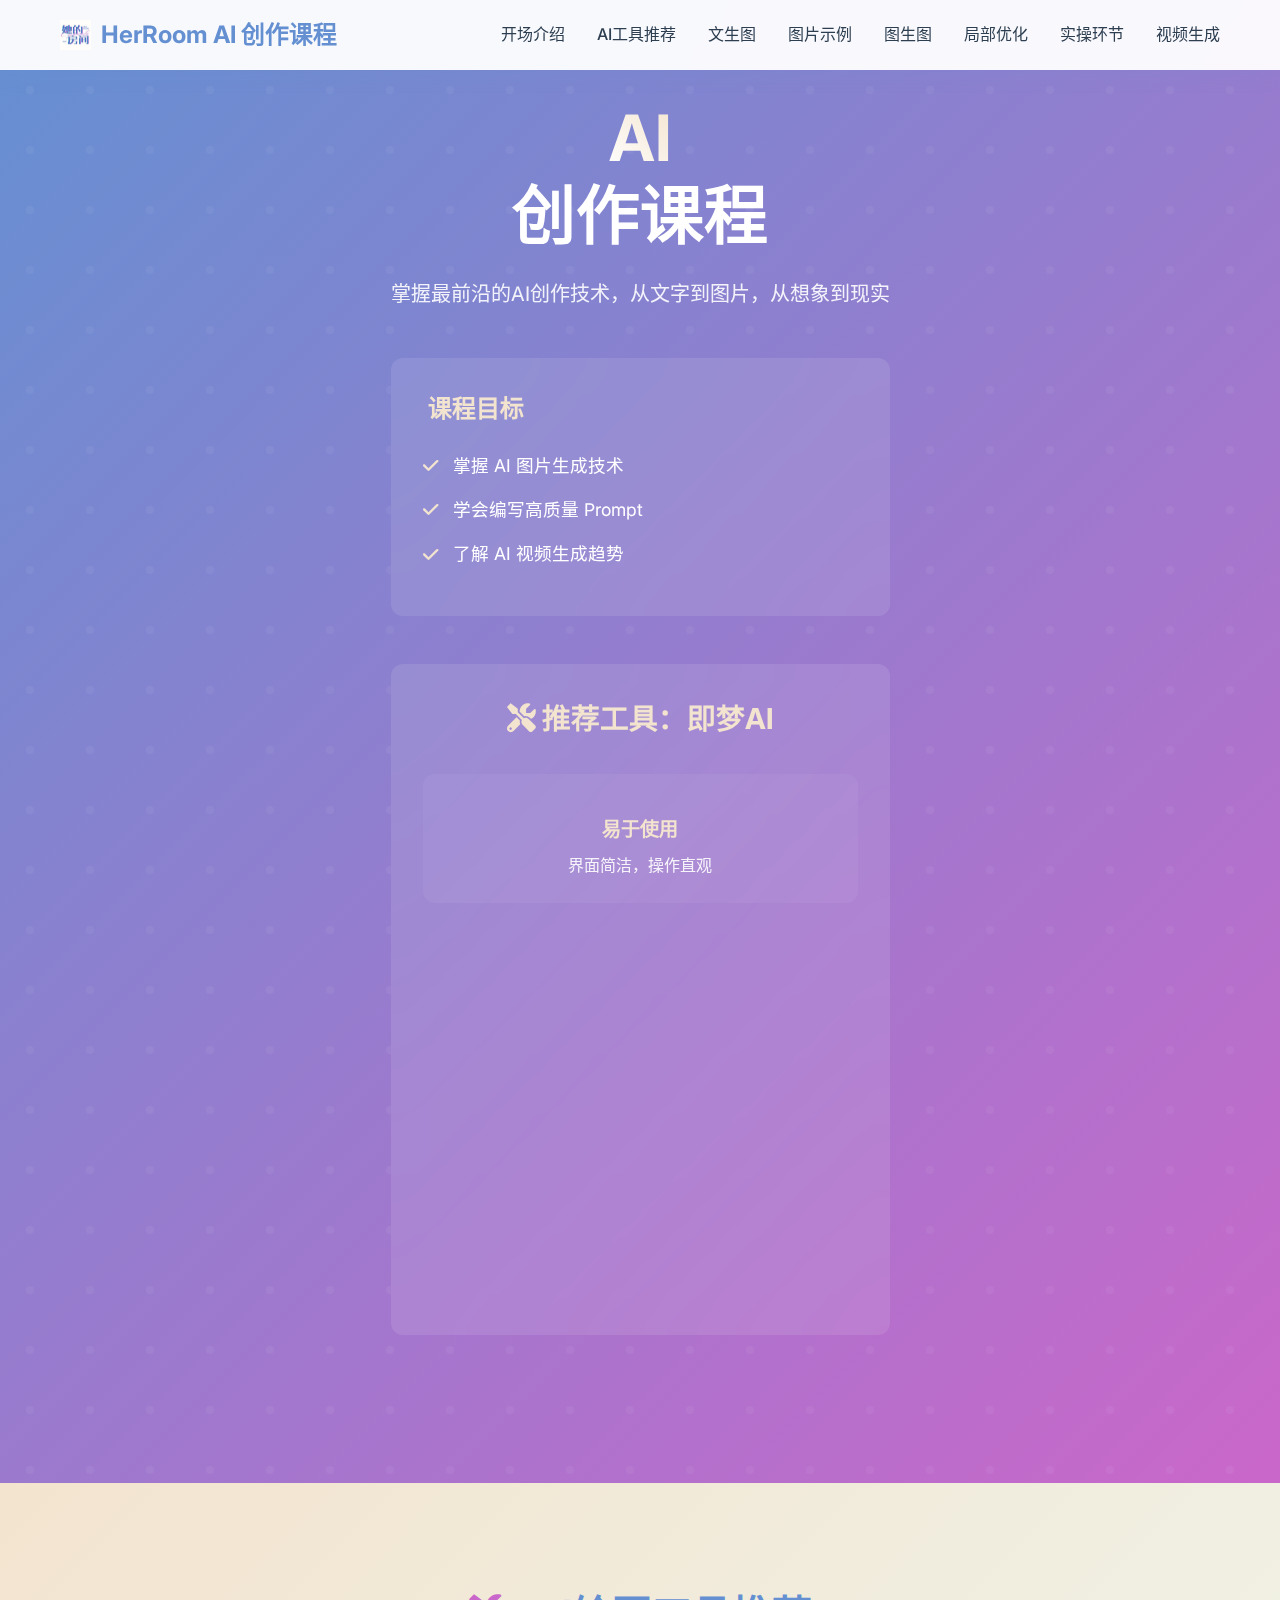
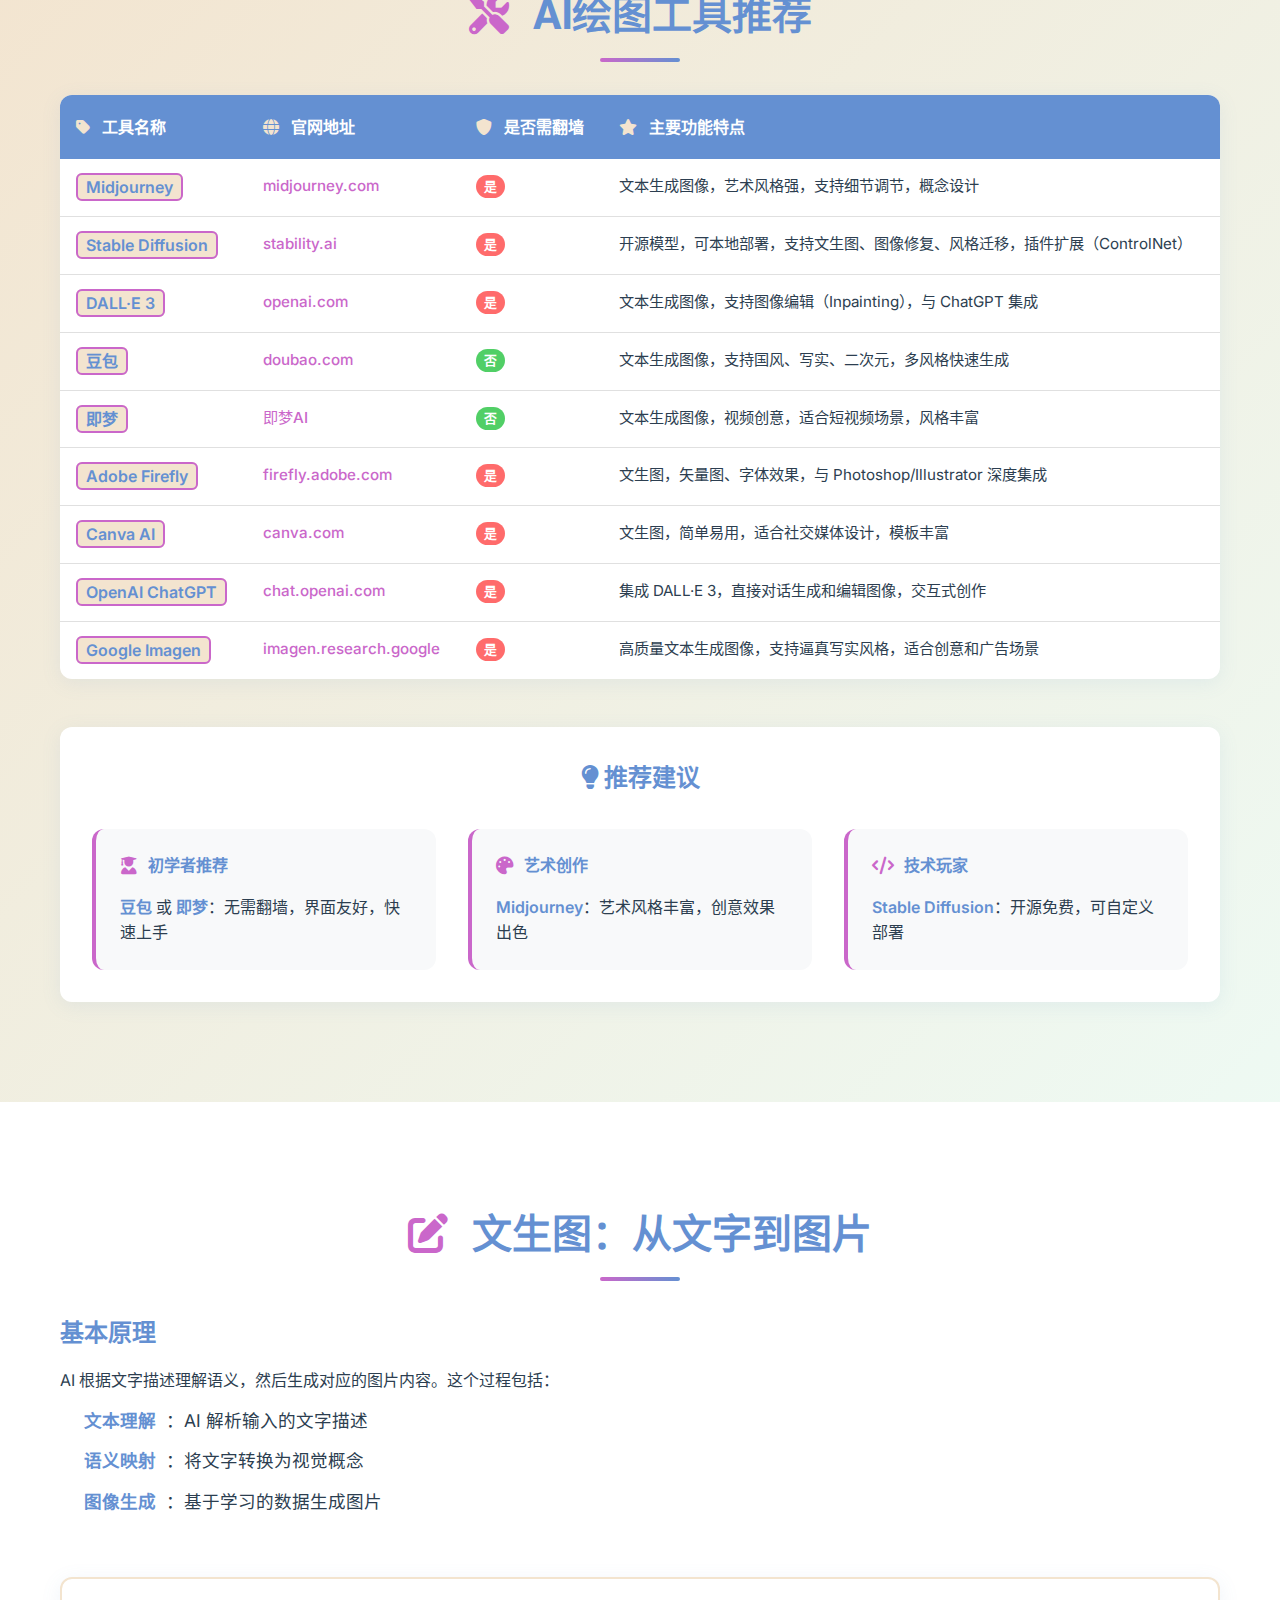
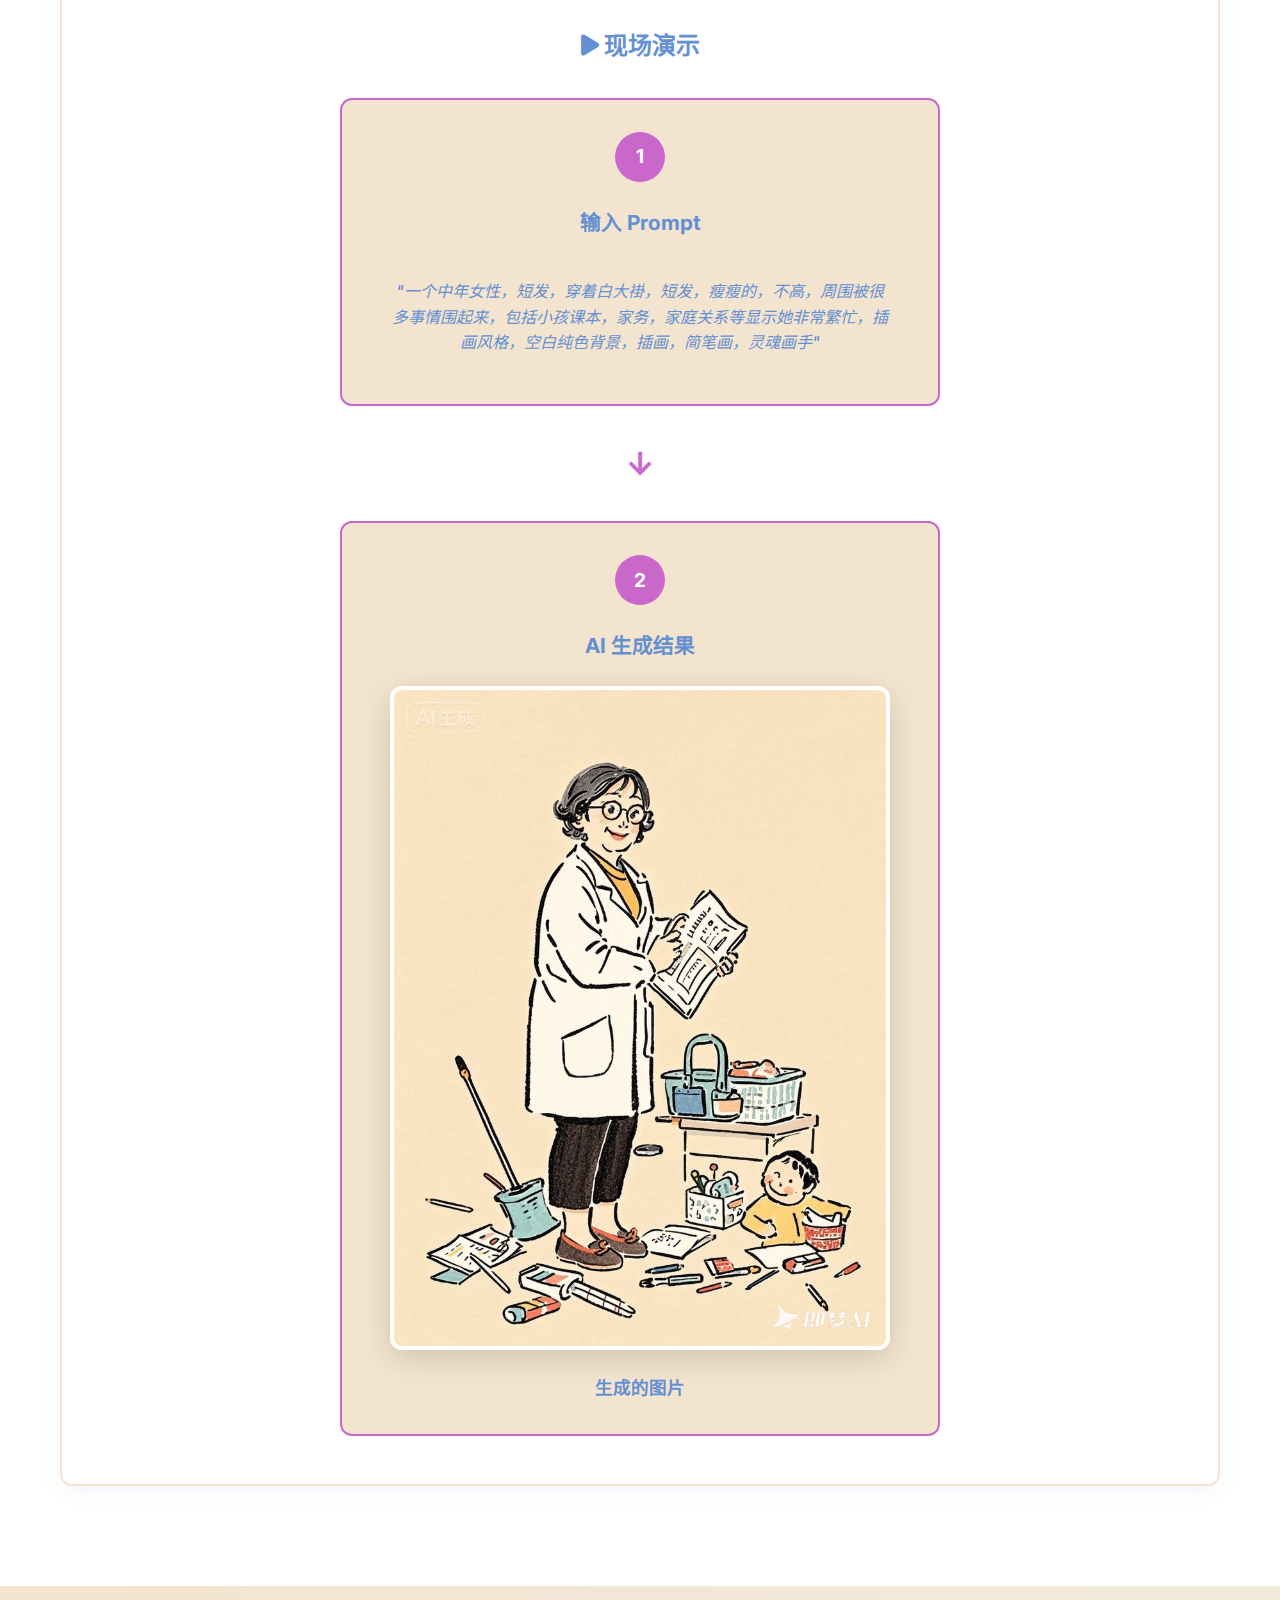
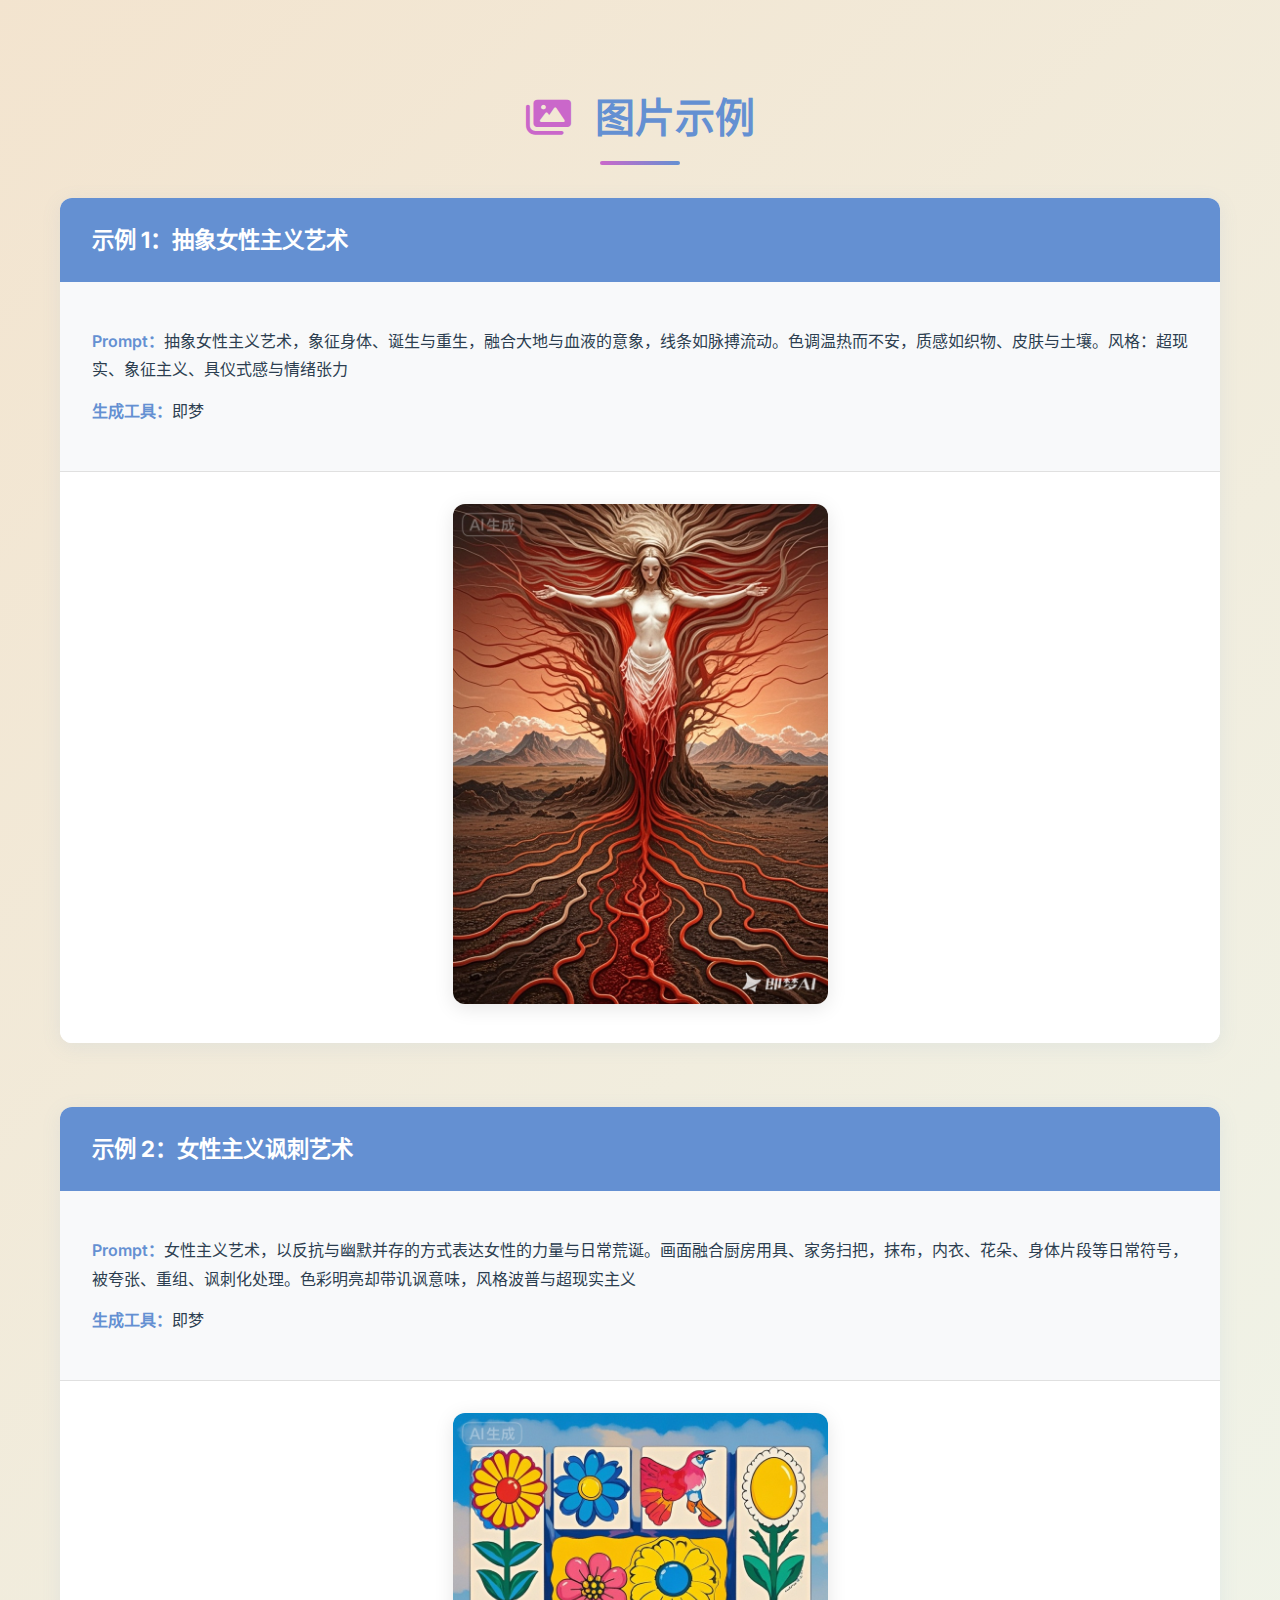
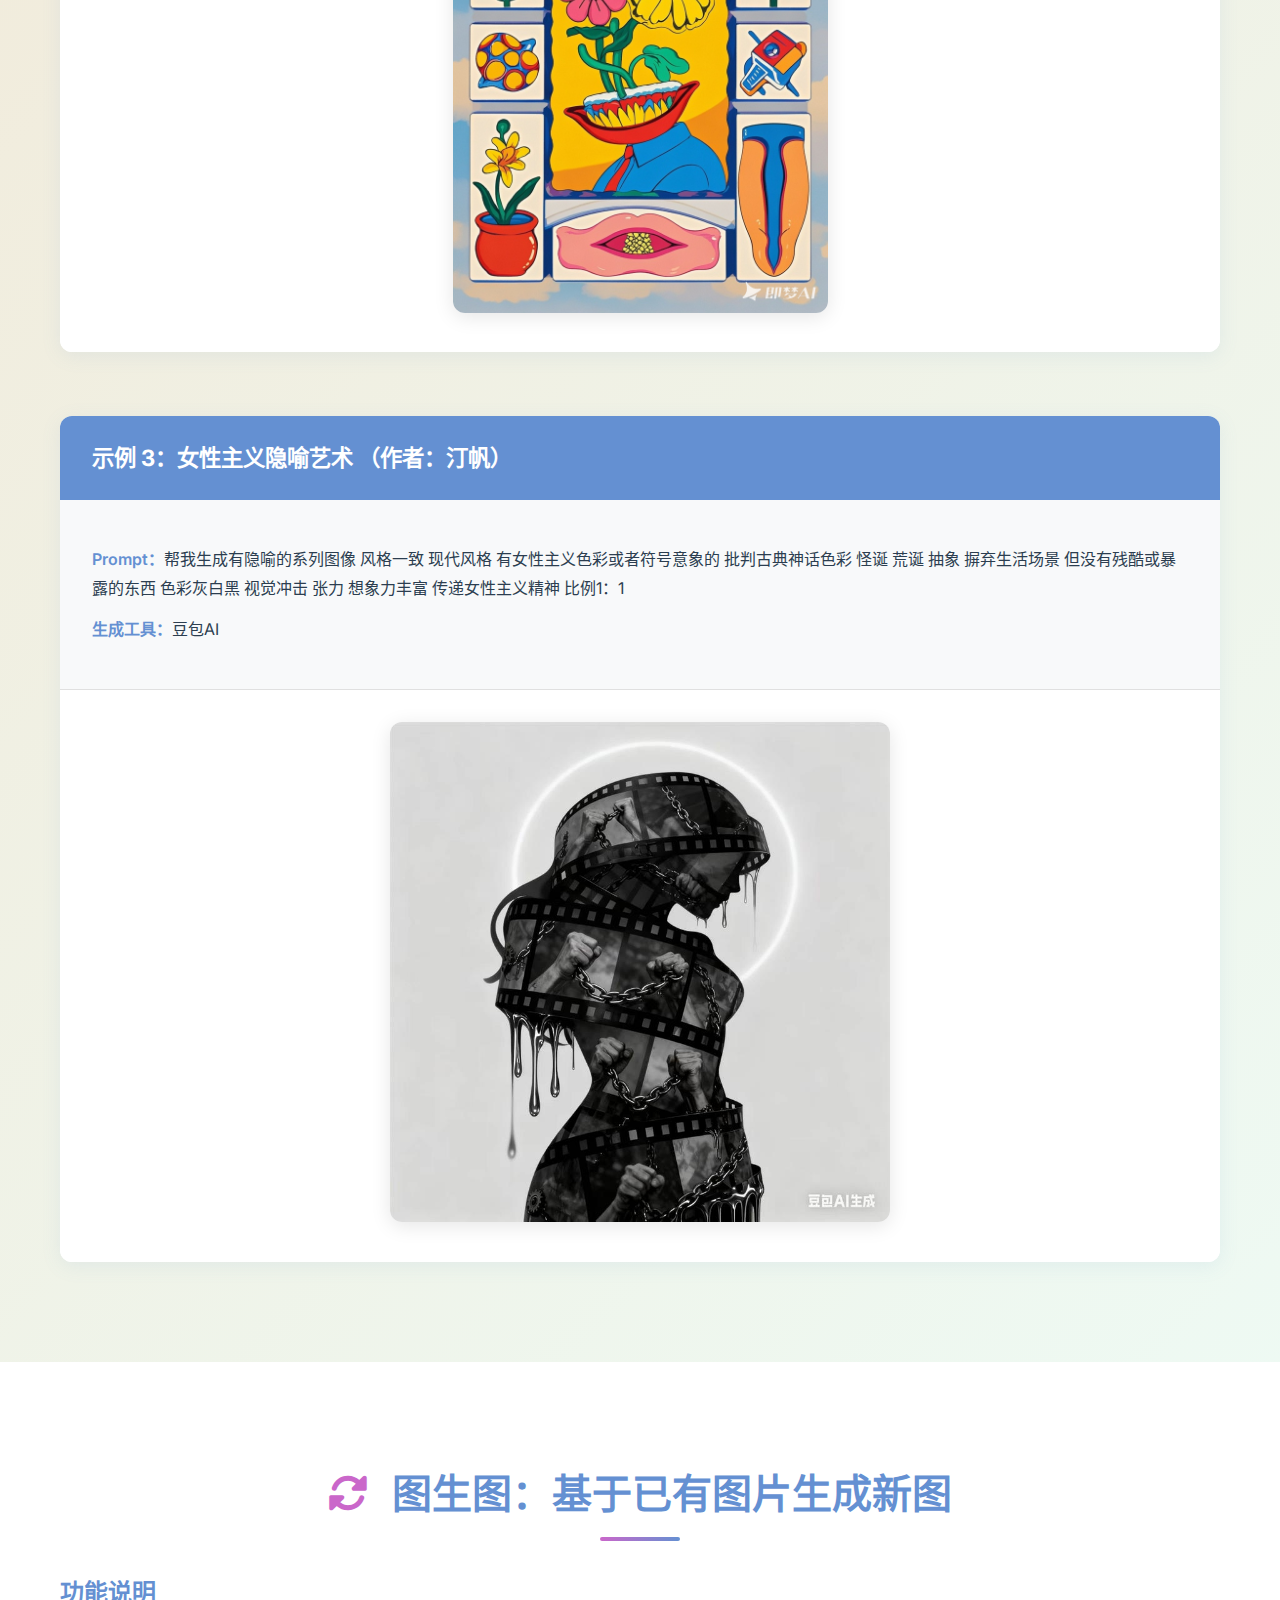
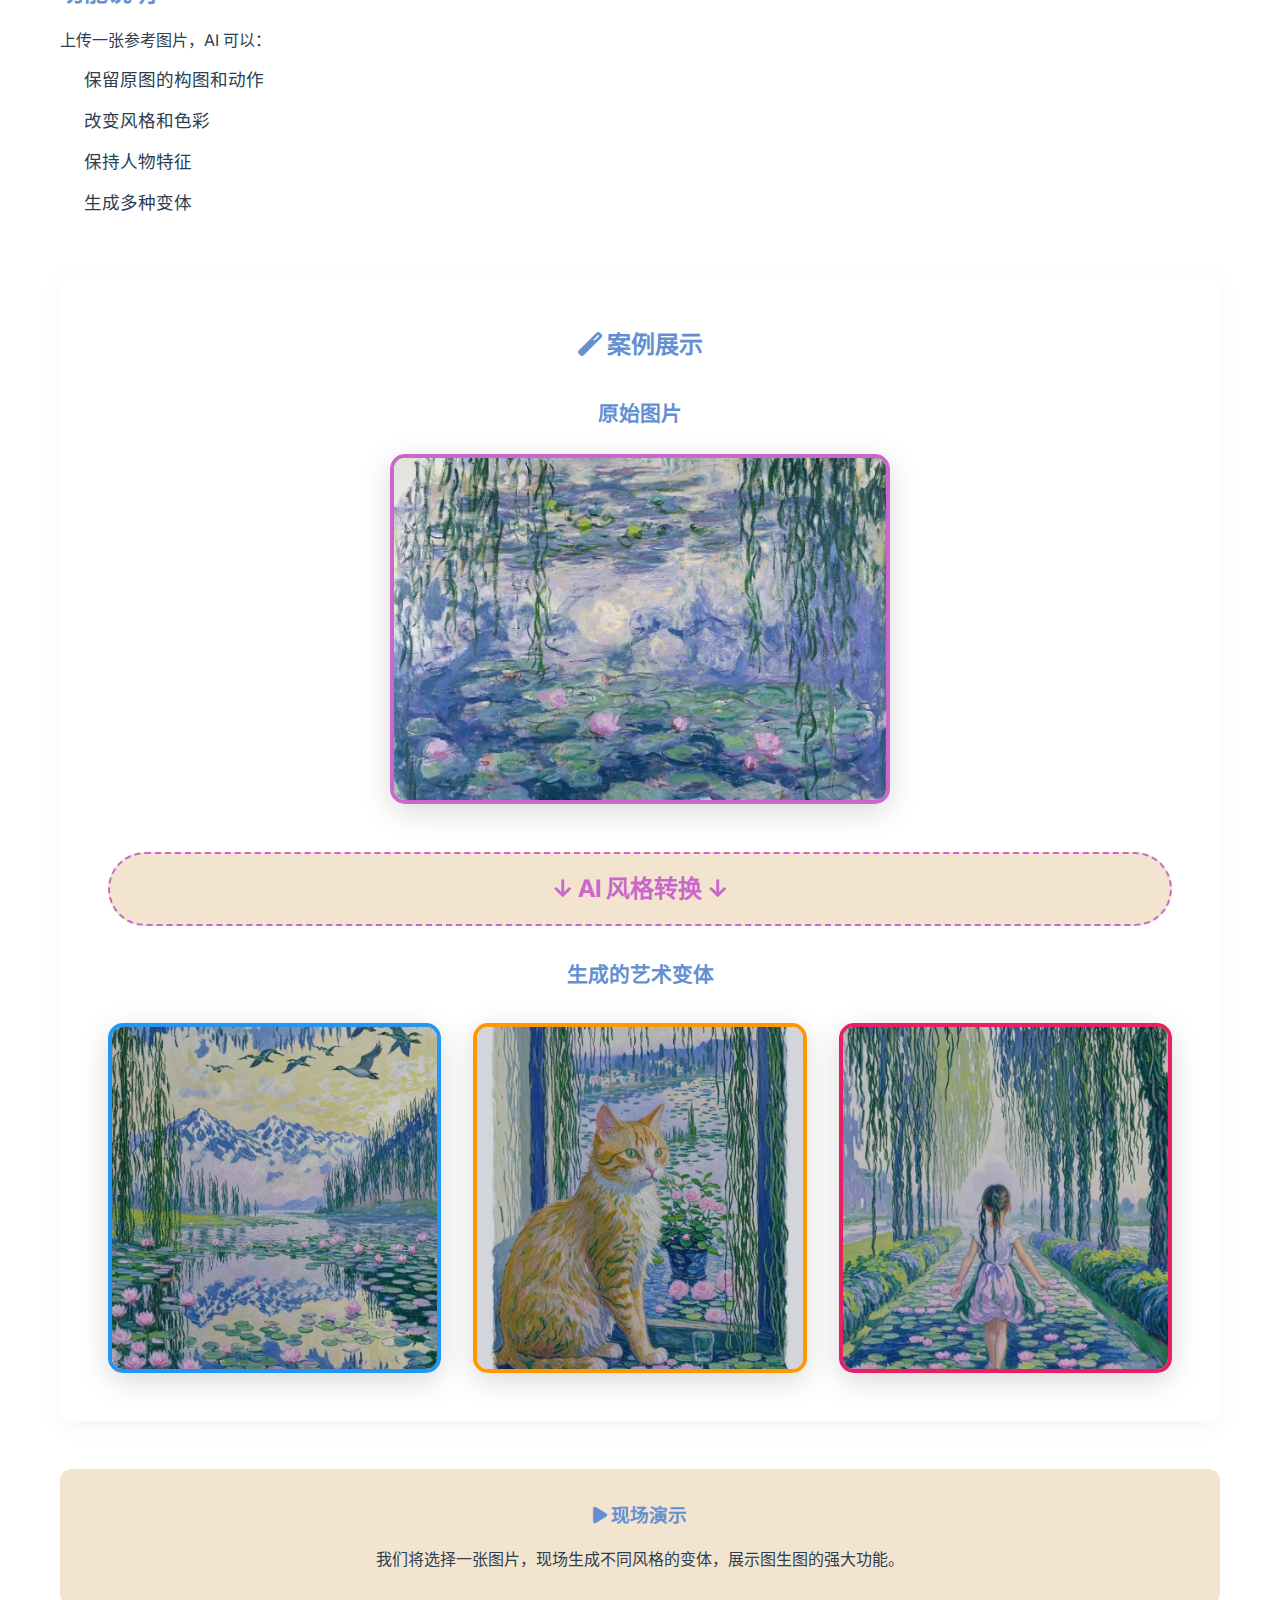
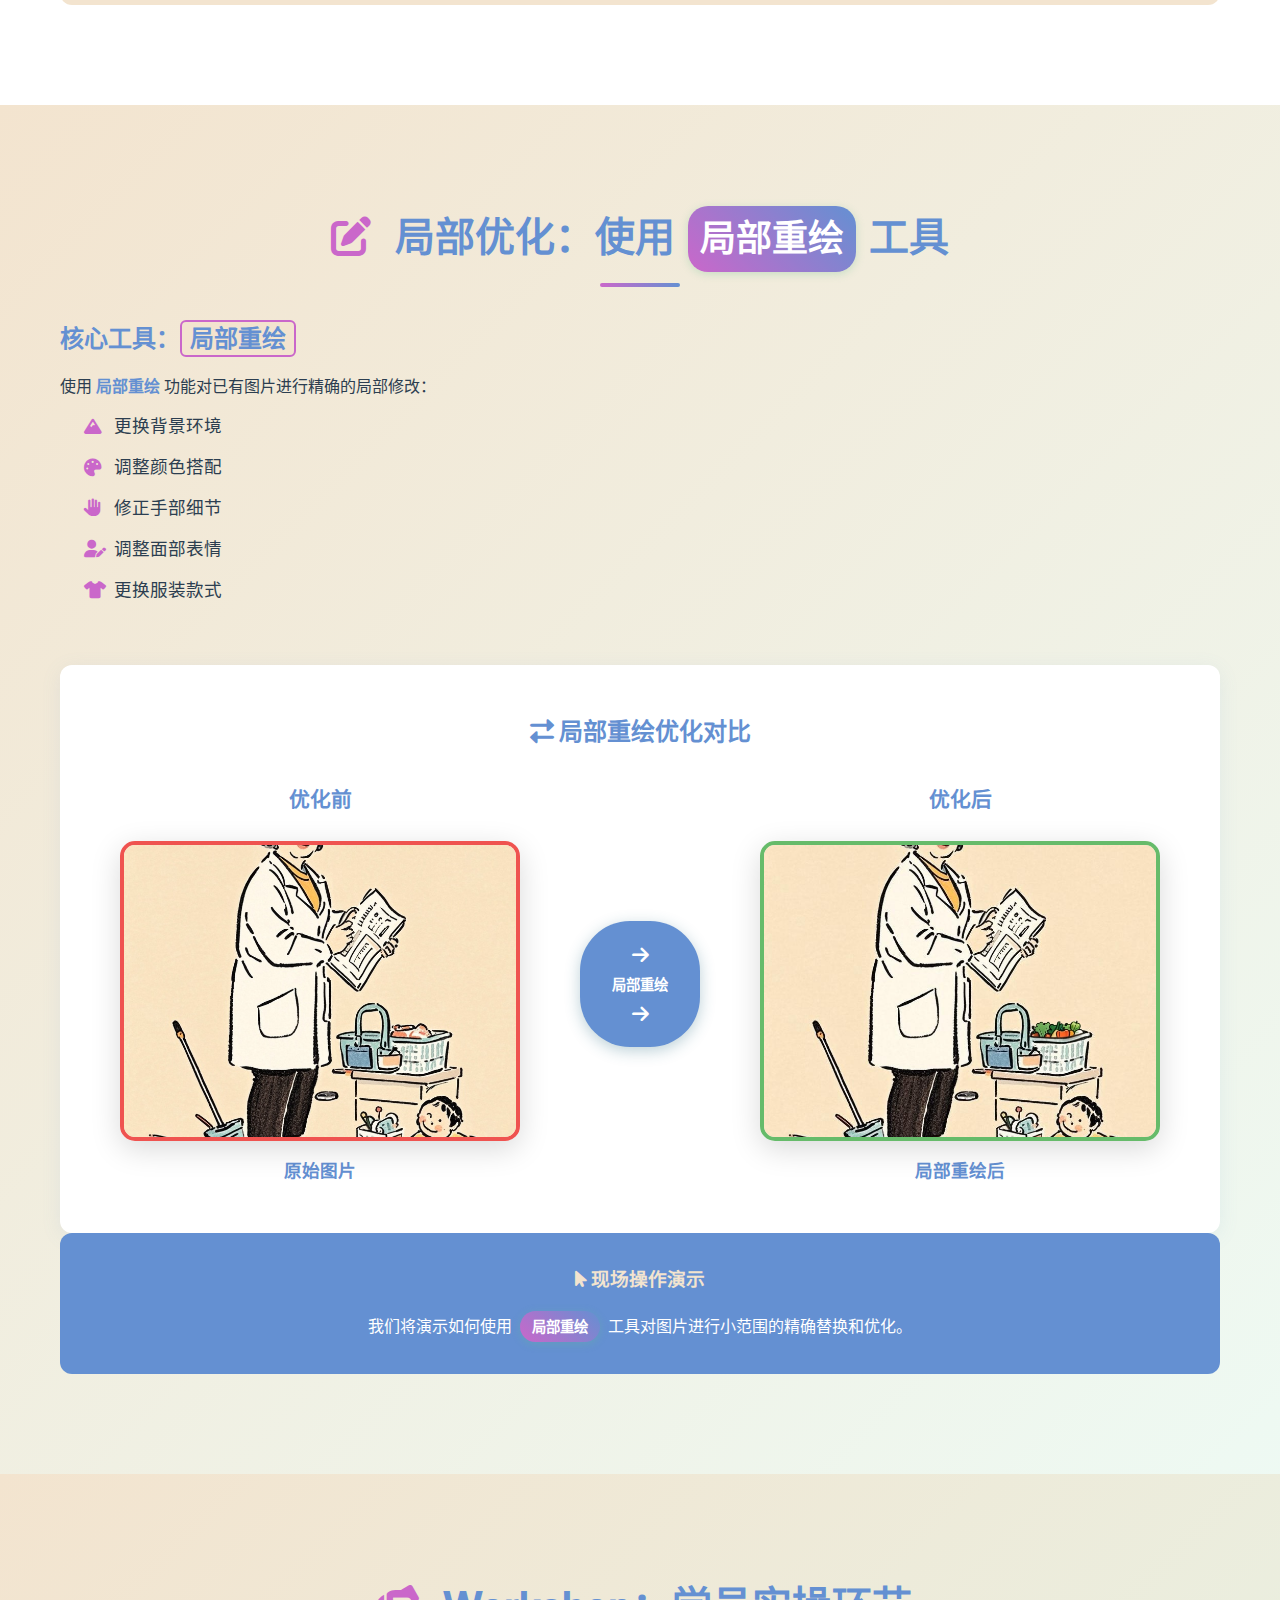
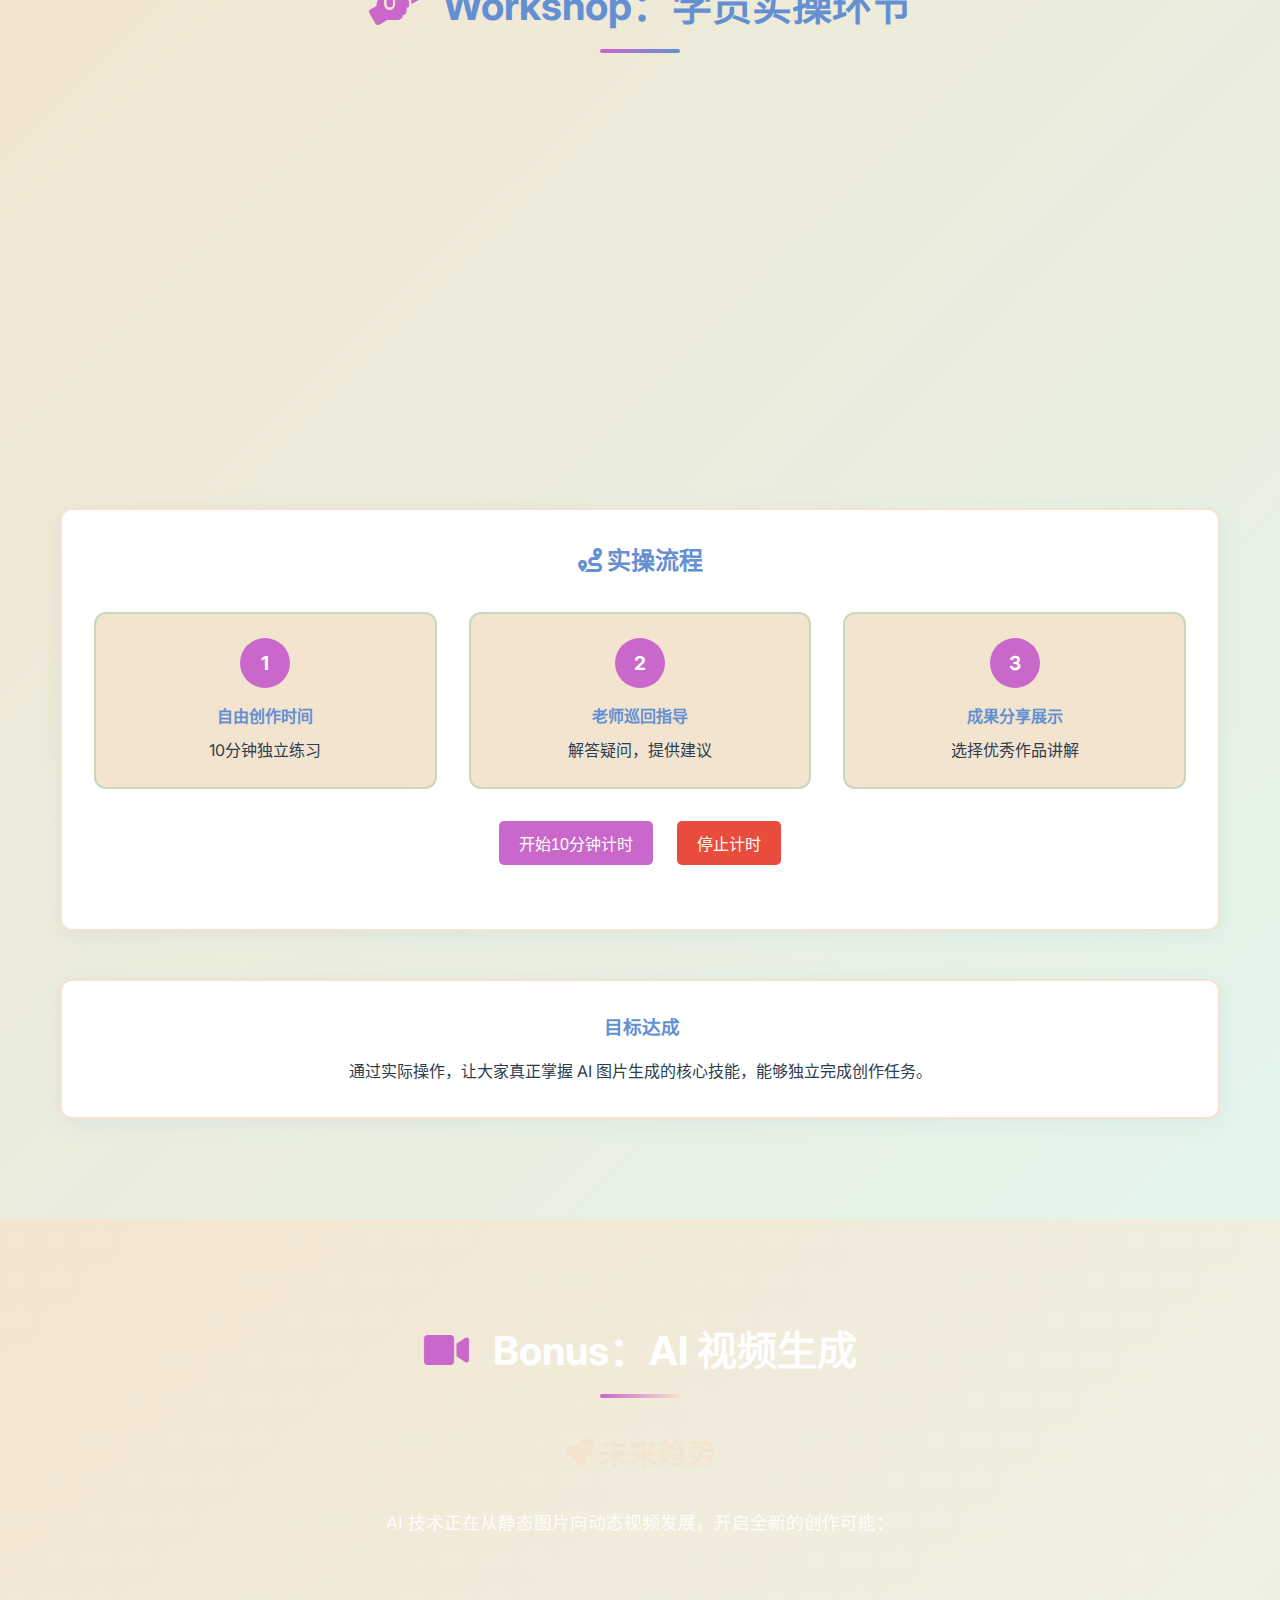
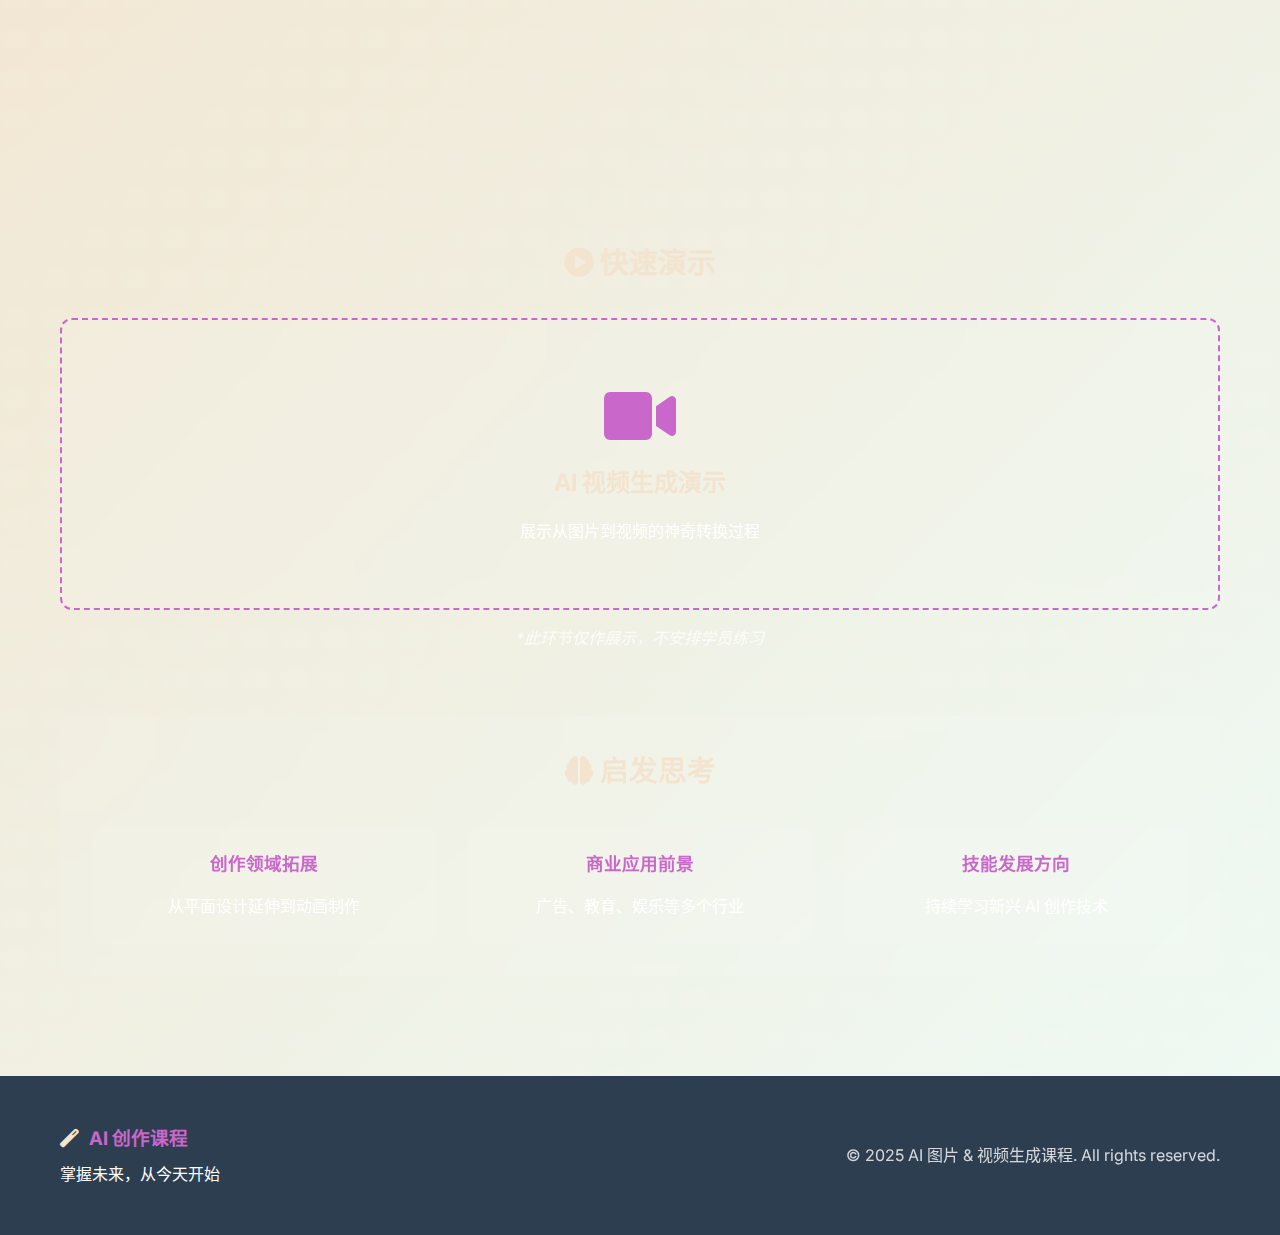
<file: codes/index.html>
<!DOCTYPE html>
<html lang="zh-CN">
<head>
    <meta charset="UTF-8">
    <meta name="viewport" content="width=device-width, initial-scale=1.0">
    <title>HerRoom AI 创作课程</title>
    <link rel="stylesheet" href="styles.css">
    <link href="https://fonts.googleapis.com/css2?family=Inter:wght@300;400;500;600;700&display=swap" rel="stylesheet">
    <link rel="stylesheet" href="https://cdnjs.cloudflare.com/ajax/libs/font-awesome/6.0.0/css/all.min.css">
</head>
<body>
    <nav class="navbar">
        <div class="nav-container">
            <div class="nav-logo">
                <img src="logo.jpg" alt="HerRoom Logo" class="logo-image">
                HerRoom AI 创作课程
            </div>
            <ul class="nav-menu">
                <li><a href="#intro" class="nav-link">开场介绍</a></li>
                <li><a href="#ai-tools" class="nav-link">AI工具推荐</a></li>
                <li><a href="#text-to-image" class="nav-link">文生图</a></li>
                <li><a href="#image-examples" class="nav-link">图片示例</a></li>
                <li><a href="#image-to-image" class="nav-link">图生图</a></li>
                <li><a href="#optimization" class="nav-link">局部优化</a></li>
                <li><a href="#workshop" class="nav-link">实操环节</a></li>
                <li><a href="#bonus" class="nav-link">视频生成</a></li>
            </ul>
            <div class="hamburger">
                <span></span>
                <span></span>
                <span></span>
            </div>
        </div>
    </nav>

    <main>
        <!-- 开场 & 工具介绍 -->
        <section id="intro" class="section hero">
            <div class="container">
                <div class="hero-content">
                    <h1 class="hero-title">
                        <span class="gradient-text">AI 图片 & 视频生成</span>
                        <br>创作课程
                    </h1>
                    <p class="hero-subtitle">掌握最前沿的AI创作技术，从文字到图片，从想象到现实</p>
                    
                    <div class="course-goals">
                        <h2><i class="fas fa-target"></i> 课程目标</h2>
                        <ul>
                            <li><i class="fas fa-check"></i> 掌握 AI 图片生成技术</li>
                            <li><i class="fas fa-check"></i> 学会编写高质量 Prompt</li>
                            <li><i class="fas fa-check"></i> 了解 AI 视频生成趋势</li>
                        </ul>
                    </div>

                    <div class="tool-intro">
                        <h2><i class="fas fa-tools"></i> 推荐工具：即梦AI</h2>
                        <div class="tool-features">
                            <div class="feature">
                                <i class="fas fa-user-friendly"></i>
                                <h3>易于使用</h3>
                                <p>界面简洁，操作直观</p>
                            </div>
                            <div class="feature">
                                <i class="fas fa-star"></i>
                                <h3>效果出色</h3>
                                <p>字节跳动出品，质量保证</p>
                            </div>
                            <div class="feature">
                                <i class="fas fa-images"></i>
                                <h3>内置图库</h3>
                                <p>丰富的参考素材和模板</p>
                            </div>
                        </div>
                    </div>
                </div>
            </div>
        </section>

        <!-- AI绘图工具推荐 -->
        <section id="ai-tools" class="section bg-light">
            <div class="container">
                <h2 class="section-title">
                    <i class="fas fa-tools"></i>
                    AI绘图工具推荐
                </h2>
                
                <div class="tools-table-container">
                    <table class="tools-table">
                        <thead>
                            <tr>
                                <th><i class="fas fa-tag"></i> 工具名称</th>
                                <th><i class="fas fa-globe"></i> 官网地址</th>
                                <th><i class="fas fa-shield-alt"></i> 是否需翻墙</th>
                                <th><i class="fas fa-star"></i> 主要功能特点</th>
                            </tr>
                        </thead>
                        <tbody>
                            <tr>
                                <td><strong class="tool-name">Midjourney</strong></td>
                                <td><a href="https://www.midjourney.com" target="_blank">midjourney.com</a></td>
                                <td><span class="vpn-required">是</span></td>
                                <td>文本生成图像，艺术风格强，支持细节调节，概念设计</td>
                            </tr>
                            <tr>
                                <td><strong class="tool-name">Stable Diffusion</strong></td>
                                <td><a href="https://stability.ai" target="_blank">stability.ai</a></td>
                                <td><span class="vpn-required">是</span></td>
                                <td>开源模型，可本地部署，支持文生图、图像修复、风格迁移，插件扩展（ControlNet）</td>
                            </tr>
                            <tr>
                                <td><strong class="tool-name">DALL·E 3</strong></td>
                                <td><a href="https://openai.com" target="_blank">openai.com</a></td>
                                <td><span class="vpn-required">是</span></td>
                                <td>文本生成图像，支持图像编辑（Inpainting），与 ChatGPT 集成</td>
                            </tr>
                            <tr>
                                <td><strong class="tool-name">豆包</strong></td>
                                <td><a href="https://www.doubao.com" target="_blank">doubao.com</a></td>
                                <td><span class="no-vpn">否</span></td>
                                <td>文本生成图像，支持国风、写实、二次元，多风格快速生成</td>
                            </tr>
                            <tr>
                                <td><strong class="tool-name">即梦</strong></td>
                                <td><a href="https://jimeng.jianying.com/ai-tool/home" target="_blank">即梦AI</a></td>
                                <td><span class="no-vpn">否</span></td>
                                <td>文本生成图像，视频创意，适合短视频场景，风格丰富</td>
                            </tr>
                            <tr>
                                <td><strong class="tool-name">Adobe Firefly</strong></td>
                                <td><a href="https://firefly.adobe.com" target="_blank">firefly.adobe.com</a></td>
                                <td><span class="vpn-required">是</span></td>
                                <td>文生图，矢量图、字体效果，与 Photoshop/Illustrator 深度集成</td>
                            </tr>
                            <tr>
                                <td><strong class="tool-name">Canva AI</strong></td>
                                <td><a href="https://www.canva.com" target="_blank">canva.com</a></td>
                                <td><span class="vpn-required">是</span></td>
                                <td>文生图，简单易用，适合社交媒体设计，模板丰富</td>
                            </tr>
                            <tr>
                                <td><strong class="tool-name">OpenAI ChatGPT</strong></td>
                                <td><a href="https://chat.openai.com" target="_blank">chat.openai.com</a></td>
                                <td><span class="vpn-required">是</span></td>
                                <td>集成 DALL·E 3，直接对话生成和编辑图像，交互式创作</td>
                            </tr>
                            <tr>
                                <td><strong class="tool-name">Google Imagen</strong></td>
                                <td><a href="https://imagen.research.google" target="_blank">imagen.research.google</a></td>
                                <td><span class="vpn-required">是</span></td>
                                <td>高质量文本生成图像，支持逼真写实风格，适合创意和广告场景</td>
                            </tr>
                        </tbody>
                    </table>
                </div>
                
                <div class="tools-recommendation">
                    <h3><i class="fas fa-lightbulb"></i> 推荐建议</h3>
                    <div class="recommendation-grid">
                        <div class="recommendation-item">
                            <h4><i class="fas fa-user-graduate"></i> 初学者推荐</h4>
                            <p><strong>豆包</strong> 或 <strong>即梦</strong>：无需翻墙，界面友好，快速上手</p>
                        </div>
                        <div class="recommendation-item">
                            <h4><i class="fas fa-palette"></i> 艺术创作</h4>
                            <p><strong>Midjourney</strong>：艺术风格丰富，创意效果出色</p>
                        </div>
                        <div class="recommendation-item">
                            <h4><i class="fas fa-code"></i> 技术玩家</h4>
                            <p><strong>Stable Diffusion</strong>：开源免费，可自定义部署</p>
                        </div>
                    </div>
                </div>
            </div>
        </section>

        <!-- 文生图基础 -->
        <section id="text-to-image" class="section">
            <div class="container">
                <h2 class="section-title">
                    <i class="fas fa-pen-to-square"></i>
                    文生图：从文字到图片
                </h2>
                <div class="content-grid">
                    <div class="content-text">
                        <h3>基本原理</h3>
                        <p>AI 根据文字描述理解语义，然后生成对应的图片内容。这个过程包括：</p>
                        <ol>
                            <li><strong>文本理解</strong>：AI 解析输入的文字描述</li>
                            <li><strong>语义映射</strong>：将文字转换为视觉概念</li>
                            <li><strong>图像生成</strong>：基于学习的数据生成图片</li>
                        </ol>
                    </div>
                </div>
                
                <div class="demo-box-large">
                    <h3><i class="fas fa-play"></i> 现场演示</h3>
                    <div class="demo-flow-vertical">
                        <div class="demo-step-large">
                            <div class="step-number">1</div>
                            <div class="step-content">
                                <h4>输入 Prompt</h4>
                                <div class="prompt-example">
                                    "一个中年女性，短发，穿着白大褂，短发，瘦瘦的，不高，周围被很多事情围起来，包括小孩课本，家务，家庭关系等显示她非常繁忙，插画风格，空白纯色背景，插画，简笔画，灵魂画手"
                                </div>
                            </div>
                        </div>
                        <div class="arrow-down">↓</div>
                        <div class="demo-step-large">
                            <div class="step-number">2</div>
                            <div class="step-content">
                                <h4>AI 生成结果</h4>
                                <div class="generated-image-large">
                                    <img src="texttoimage.png" alt="生成的图片 - 繁忙的中年女性" class="large-demo-image">
                                    <p class="image-caption">生成的图片</p>
                                </div>
                            </div>
                        </div>
                    </div>
                </div>
            </div>
        </section>

        <!-- 图片示例 -->
        <section id="image-examples" class="section bg-light">
            <div class="container">
                <h2 class="section-title">
                    <i class="fas fa-images"></i>
                    图片示例
                </h2>
                
                <div class="examples-grid">
                    <div class="example-item">
                        <h3>示例 1：抽象女性主义艺术</h3>
                        <div class="prompt-display">
                            <p><strong>Prompt：</strong>抽象女性主义艺术，象征身体、诞生与重生，融合大地与血液的意象，线条如脉搏流动。色调温热而不安，质感如织物、皮肤与土壤。风格：超现实、象征主义、具仪式感与情绪张力</p>
                            <p><strong>生成工具：</strong>即梦</p>
                        </div>
                        <div class="example-image">
                            <img src="realexample1.png" alt="抽象女性主义艺术作品" onerror="console.log('Image 1 failed to load'); this.style.border='2px solid red';">
                        </div>
                    </div>

                    <div class="example-item">
                        <h3>示例 2：女性主义讽刺艺术</h3>
                        <div class="prompt-display">
                            <p><strong>Prompt：</strong>女性主义艺术，以反抗与幽默并存的方式表达女性的力量与日常荒诞。画面融合厨房用具、家务扫把，抹布，内衣、花朵、身体片段等日常符号，被夸张、重组、讽刺化处理。色彩明亮却带讥讽意味，风格波普与超现实主义</p>
                            <p><strong>生成工具：</strong>即梦</p>
                        </div>
                        <div class="example-image">
                            <img src="realrealexample2.png" alt="女性主义讽刺艺术作品" onerror="console.log('Image 2 failed to load'); this.style.border='2px solid red';">
                        </div>
                    </div>

                    <div class="example-item">
                        <h3>示例 3：女性主义隐喻艺术 （作者：汀帆）</h3>
                        <div class="prompt-display">
                            <p><strong>Prompt：</strong>帮我生成有隐喻的系列图像 风格一致 现代风格 有女性主义色彩或者符号意象的 批判古典神话色彩 怪诞 荒诞 抽象 摒弃生活场景 但没有残酷或暴露的东西 色彩灰白黑 视觉冲击 张力 想象力丰富 传递女性主义精神 比例1：1</p>
                            <p><strong>生成工具：</strong>豆包AI</p>
                        </div>
                        <div class="example-image">
                            <img src="example3_tingfan.jpg" alt="女性主义隐喻艺术作品" onerror="console.log('Image 3 failed to load'); this.style.border='2px solid red';">
                        </div>
                    </div>
                </div>
            </div>
        </section>

        <!-- 图生图 -->
        <section id="image-to-image" class="section">
            <div class="container">
                <h2 class="section-title">
                    <i class="fas fa-sync-alt"></i>
                    图生图：基于已有图片生成新图
                </h2>
                
                <div class="content-grid">
                    <div class="content-text">
                        <h3>功能说明</h3>
                        <p>上传一张参考图片，AI 可以：</p>
                        <ul>
                            <li>保留原图的构图和动作</li>
                            <li>改变风格和色彩</li>
                            <li>保持人物特征</li>
                            <li>生成多种变体</li>
                        </ul>
                    </div>
                </div>
                
                <div class="demo-showcase-large">
                    <h3><i class="fas fa-magic"></i> 案例展示</h3>
                    
                    <!-- 原始图片 -->
                    <div class="showcase-section">
                        <h4>原始图片</h4>
                        <div class="large-image-container original">
                            <img src="original.jpg" alt="原始图片" class="showcase-image-large">
                            <p class="image-label">基础照片</p>
                        </div>
                    </div>
                    
                    <div class="transformation-arrow">↓ AI 风格转换 ↓</div>
                    
                    <!-- 变体图片网格 -->
                    <div class="variants-section">
                        <h4>生成的艺术变体</h4>
                        <div class="variants-grid">
                            <div class="variant-item">
                                <div class="large-image-container variant1">
                                    <img src="generated1.png" alt="水彩风格变体" class="showcase-image-large">
                                    <p class="image-label">艺术变体 1</p>
                                </div>
                            </div>
                            <div class="variant-item">
                                <div class="large-image-container variant2">
                                    <img src="generated2.png" alt="油画风格变体" class="showcase-image-large">
                                    <p class="image-label">艺术变体 2</p>
                                </div>
                            </div>
                            <div class="variant-item">
                                <div class="large-image-container variant3">
                                    <img src="generated3.png" alt="卡通风格变体" class="showcase-image-large">
                                    <p class="image-label">艺术变体 3</p>
                                </div>
                            </div>
                        </div>
                    </div>
                </div>

                <div class="demo-section">
                    <h3><i class="fas fa-play"></i> 现场演示</h3>
                    <p>我们将选择一张图片，现场生成不同风格的变体，展示图生图的强大功能。</p>
                </div>
            </div>
        </section>

        <!-- 局部优化 -->
        <section id="optimization" class="section bg-light">
            <div class="container">
                <h2 class="section-title">
                    <i class="fas fa-edit"></i>
                    局部优化：使用 <span class="tool-highlight">局部重绘</span> 工具
                </h2>
                
                <div class="optimization-content">
                    <div class="content-text">
                        <h3>核心工具：<span class="tool-name">局部重绘</span></h3>
                        <p>使用 <strong>局部重绘</strong> 功能对已有图片进行精确的局部修改：</p>
                        <ul>
                            <li><i class="fas fa-mountain"></i> 更换背景环境</li>
                            <li><i class="fas fa-palette"></i> 调整颜色搭配</li>
                            <li><i class="fas fa-hand-paper"></i> 修正手部细节</li>
                            <li><i class="fas fa-user-edit"></i> 调整面部表情</li>
                            <li><i class="fas fa-tshirt"></i> 更换服装款式</li>
                        </ul>
                    </div>
                </div>
                
                <div class="before-after-large">
                    <h3><i class="fas fa-exchange-alt"></i> 局部重绘优化对比</h3>
                    
                    <div class="comparison-layout">
                        <div class="comparison-item-large">
                            <h4>优化前</h4>
                            <div class="optimization-image-container-large before-image">
                                <img src="texttoimage.png" alt="修改前的图片" class="optimization-image-large">
                            </div>
                            <p class="comparison-label">原始图片</p>
                        </div>
                        
                        <div class="vs-large">
                            <i class="fas fa-arrow-right"></i>
                            <span>局部重绘</span>
                            <i class="fas fa-arrow-right"></i>
                        </div>
                        
                        <div class="comparison-item-large">
                            <h4>优化后</h4>
                            <div class="optimization-image-container-large after-image">
                                <img src="redo.png" alt="优化后的图片" class="optimization-image-large">
                            </div>
                            <p class="comparison-label">局部重绘后</p>
                        </div>
                    </div>
                </div>

                <div class="live-demo">
                    <h3><i class="fas fa-mouse-pointer"></i> 现场操作演示</h3>
                    <p>我们将演示如何使用 <strong class="tool-highlight">局部重绘</strong> 工具对图片进行小范围的精确替换和优化。</p>
                </div>
            </div>
        </section>

        <!-- Workshop 实操 -->
        <section id="workshop" class="section workshop-section">
            <div class="container">
                <h2 class="section-title">
                    <i class="fas fa-hands-helping"></i>
                    Workshop：学员实操环节
                </h2>
                
                <div class="workshop-grid">
                    <div class="workshop-card">
                        <div class="card-icon">
                            <i class="fas fa-pencil-alt"></i>
                        </div>
                        <h3>练习 1：编写 Prompt</h3>
                        <p>根据模板，创作自己的完整 Prompt</p>
                        <ul>
                            <li>选择一个主题</li>
                            <li>填写完整模板</li>
                            <li>生成并观察效果</li>
                        </ul>
                    </div>

                    <div class="workshop-card">
                        <div class="card-icon">
                            <i class="fas fa-images"></i>
                        </div>
                        <h3>练习 2：图生图变换</h3>
                        <p>上传个人照片，尝试不同风格</p>
                        <ul>
                            <li>准备一张清晰照片</li>
                            <li>尝试 3-5 种不同风格</li>
                            <li>比较效果差异</li>
                        </ul>
                    </div>

                    <div class="workshop-card">
                        <div class="card-icon">
                            <i class="fas fa-tools"></i>
                        </div>
                        <h3>练习 3：局部优化</h3>
                        <p>对生成的图片进行细节调整</p>
                        <ul>
                            <li>选择需要优化的区域</li>
                            <li>编写修改描述</li>
                            <li>观察优化效果</li>
                        </ul>
                    </div>
                </div>

                <div class="workshop-process">
                    <h3><i class="fas fa-route"></i> 实操流程</h3>
                    <div class="process-steps">
                        <div class="step">
                            <div class="step-number">1</div>
                            <h4>自由创作时间</h4>
                            <p>10分钟独立练习</p>
                        </div>
                        <div class="step">
                            <div class="step-number">2</div>
                            <h4>老师巡回指导</h4>
                            <p>解答疑问，提供建议</p>
                        </div>
                        <div class="step">
                            <div class="step-number">3</div>
                            <h4>成果分享展示</h4>
                            <p>选择优秀作品讲解</p>
                        </div>
                    </div>
                </div>

                <div class="workshop-goals">
                    <h3><i class="fas fa-target"></i> 目标达成</h3>
                    <p>通过实际操作，让大家真正掌握 AI 图片生成的核心技能，能够独立完成创作任务。</p>
                </div>
            </div>
        </section>

        <!-- Bonus: AI 视频生成 -->
        <section id="bonus" class="section bonus-section">
            <div class="container">
                <h2 class="section-title">
                    <i class="fas fa-video"></i>
                    Bonus：AI 视频生成
                </h2>
                
                <div class="bonus-content">
                    <div class="future-trend">
                        <h3><i class="fas fa-rocket"></i> 未来趋势</h3>
                        <p>AI 技术正在从静态图片向动态视频发展，开启全新的创作可能：</p>
                        <div class="trend-features">
                            <div class="feature-item">
                                <i class="fas fa-film"></i>
                                <h4>图片转视频</h4>
                                <p>将静态图片变成动态场景</p>
                            </div>
                            <div class="feature-item">
                                <i class="fas fa-magic"></i>
                                <h4>文本转视频</h4>
                                <p>直接从文字描述生成视频</p>
                            </div>
                            <div class="feature-item">
                                <i class="fas fa-cogs"></i>
                                <h4>智能剪辑</h4>
                                <p>AI 自动完成视频后期制作</p>
                            </div>
                        </div>
                    </div>

                    <div class="video-demo">
                        <h3><i class="fas fa-play-circle"></i> 快速演示</h3>
                        <div class="demo-placeholder">
                            <i class="fas fa-video"></i>
                            <h4>AI 视频生成演示</h4>
                            <p>展示从图片到视频的神奇转换过程</p>
                        </div>
                        <p class="demo-note">*此环节仅作展示，不安排学员练习</p>
                    </div>

                    <div class="inspiration">
                        <h3><i class="fas fa-brain"></i> 启发思考</h3>
                        <div class="inspiration-grid">
                            <div class="inspiration-item">
                                <h4>创作领域拓展</h4>
                                <p>从平面设计延伸到动画制作</p>
                            </div>
                            <div class="inspiration-item">
                                <h4>商业应用前景</h4>
                                <p>广告、教育、娱乐等多个行业</p>
                            </div>
                            <div class="inspiration-item">
                                <h4>技能发展方向</h4>
                                <p>持续学习新兴 AI 创作技术</p>
                            </div>
                        </div>
                    </div>
                </div>
            </div>
        </section>
    </main>

    <footer class="footer">
        <div class="container">
            <div class="footer-content">
                <div class="footer-left">
                    <h3><i class="fas fa-magic"></i> AI 创作课程</h3>
                    <p>掌握未来，从今天开始</p>
                </div>
                <div class="footer-right">
                    <p>&copy; 2025 AI 图片 & 视频生成课程. All rights reserved.</p>
                </div>
            </div>
        </div>
    </footer>

    <script src="script.js"></script>
</body>
</html>
</file>
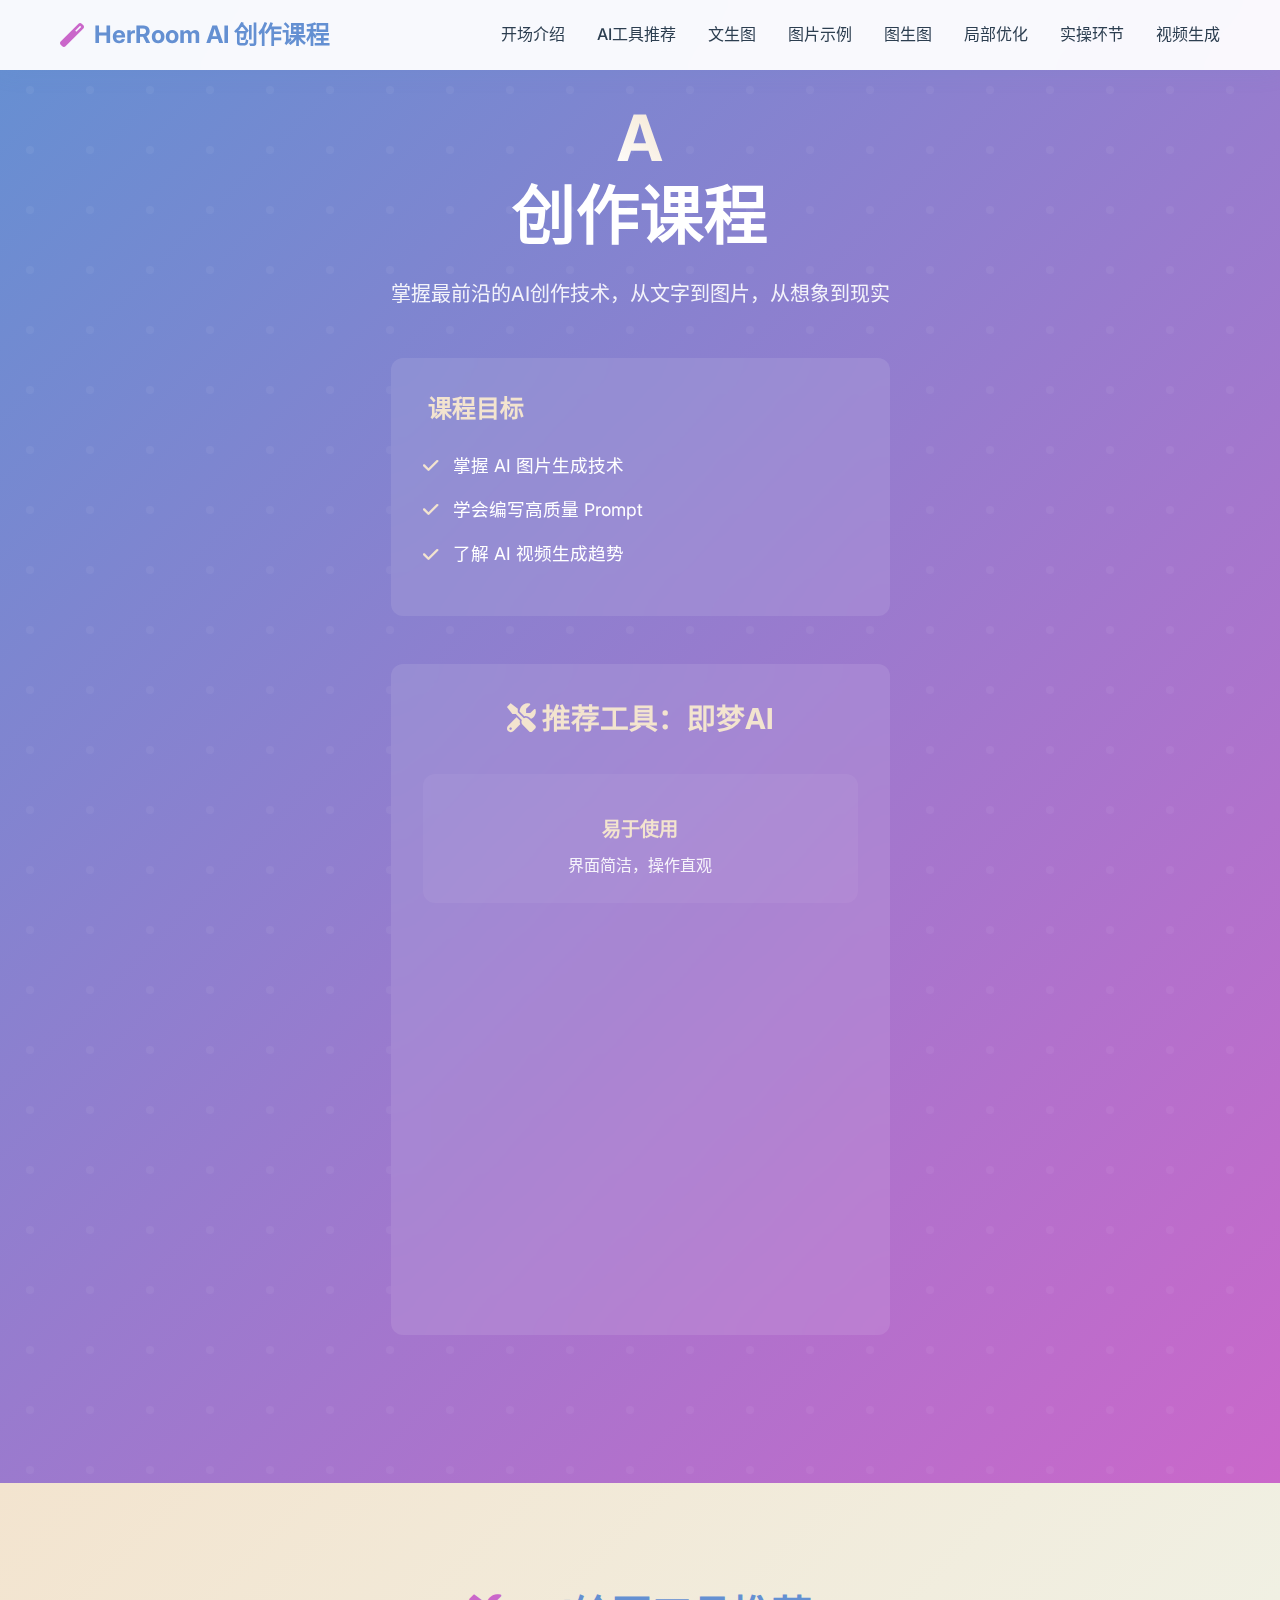
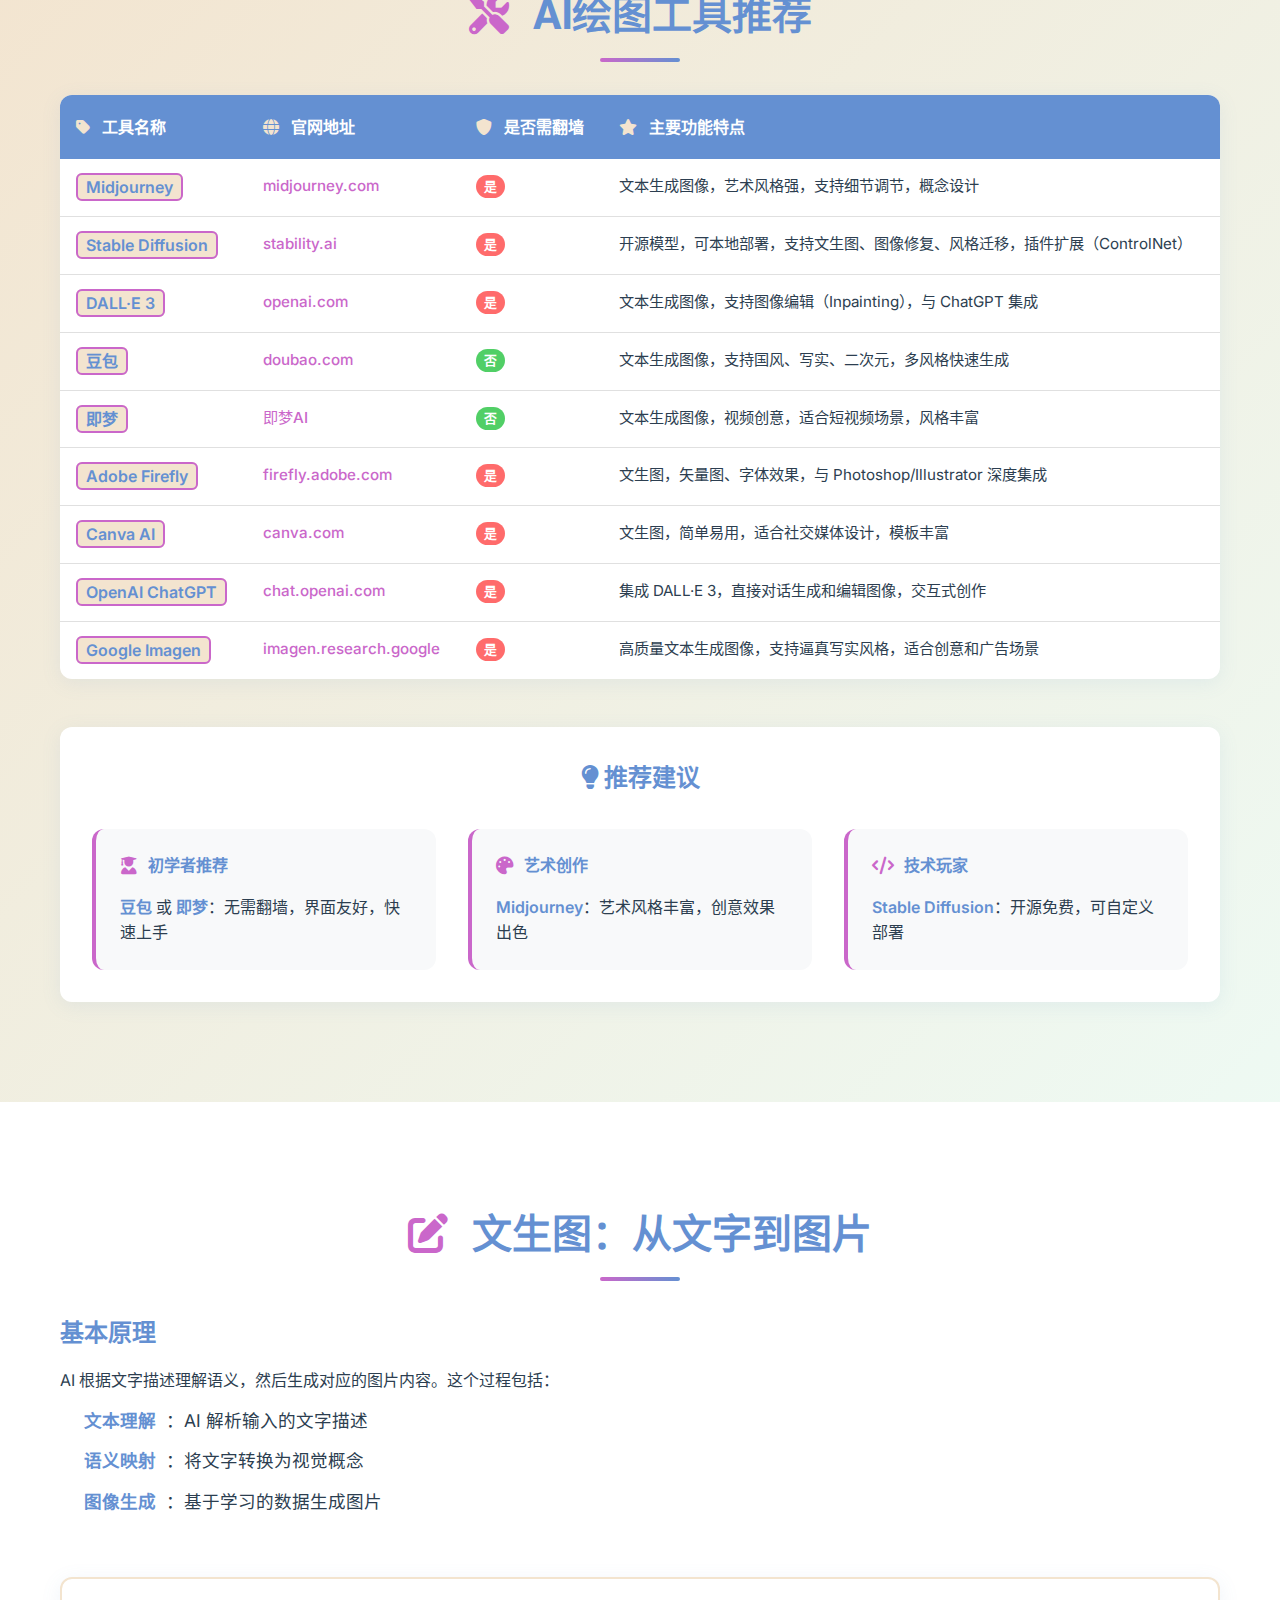
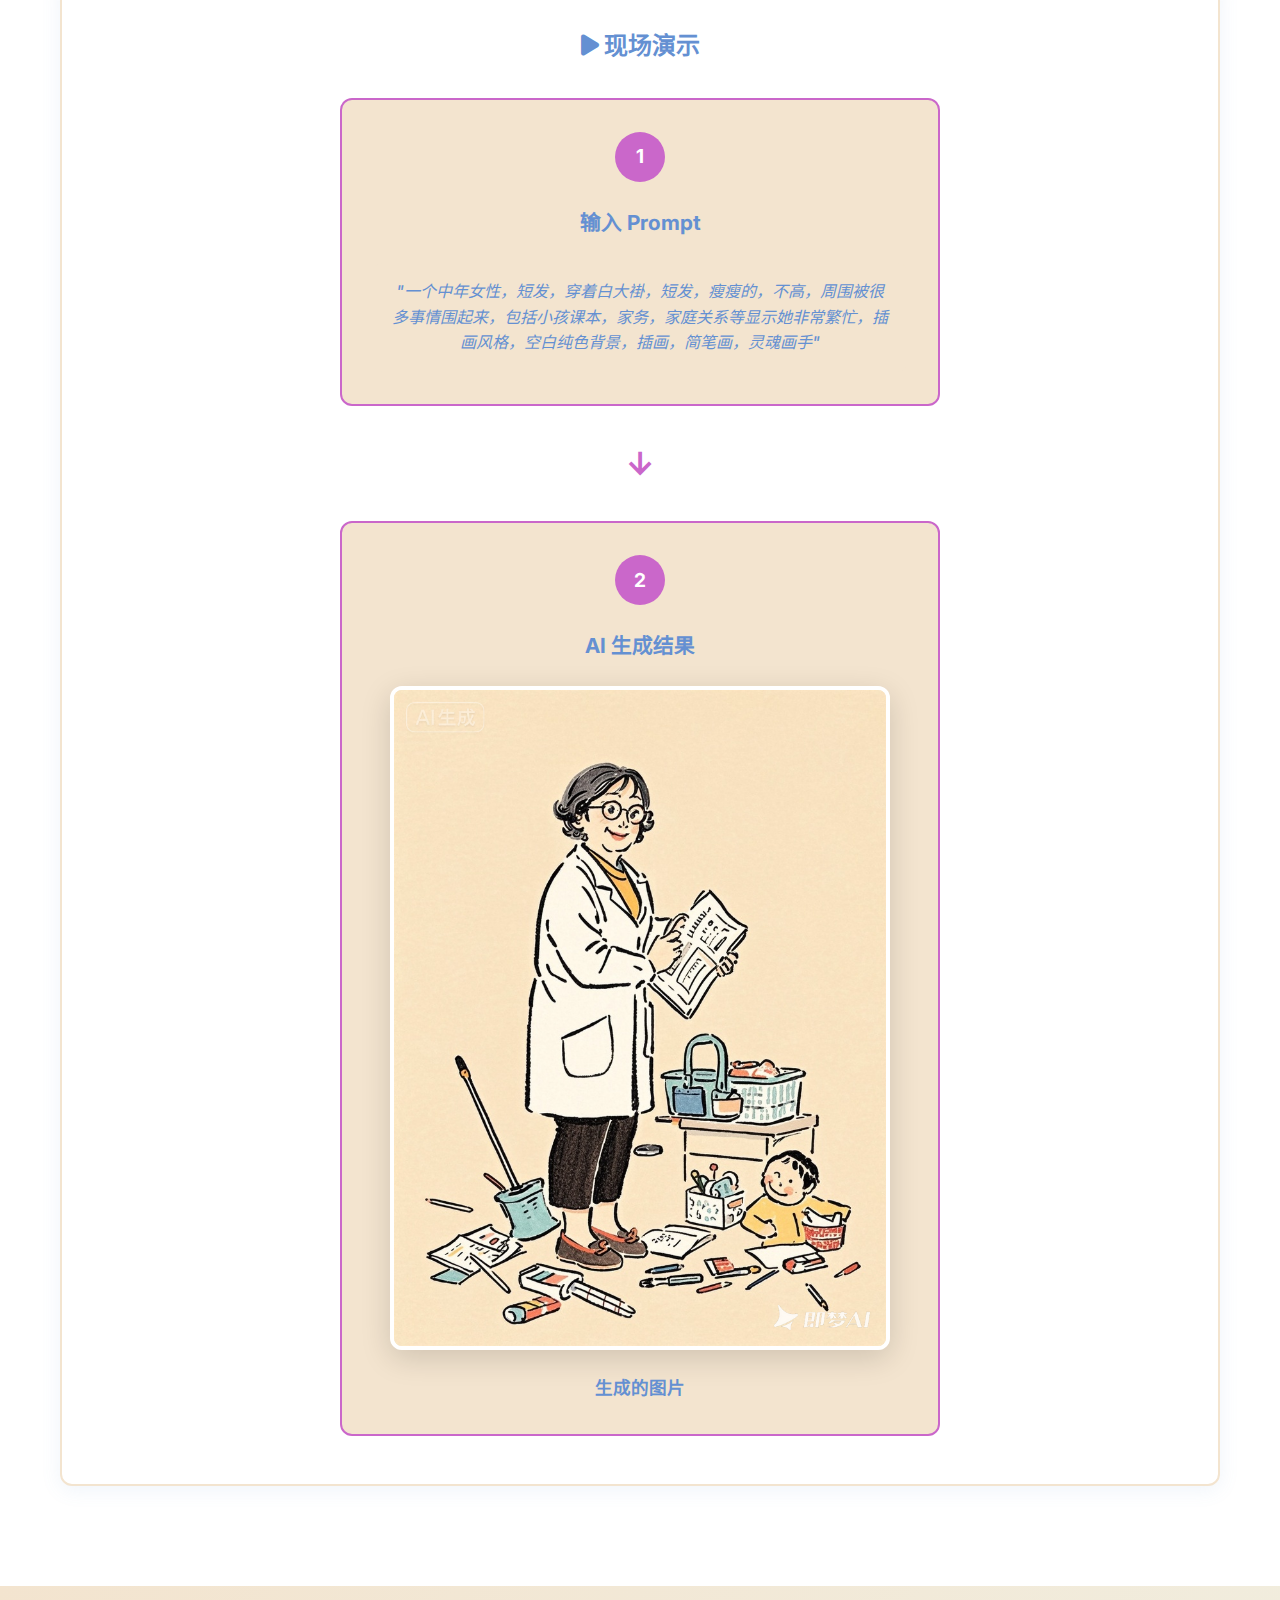
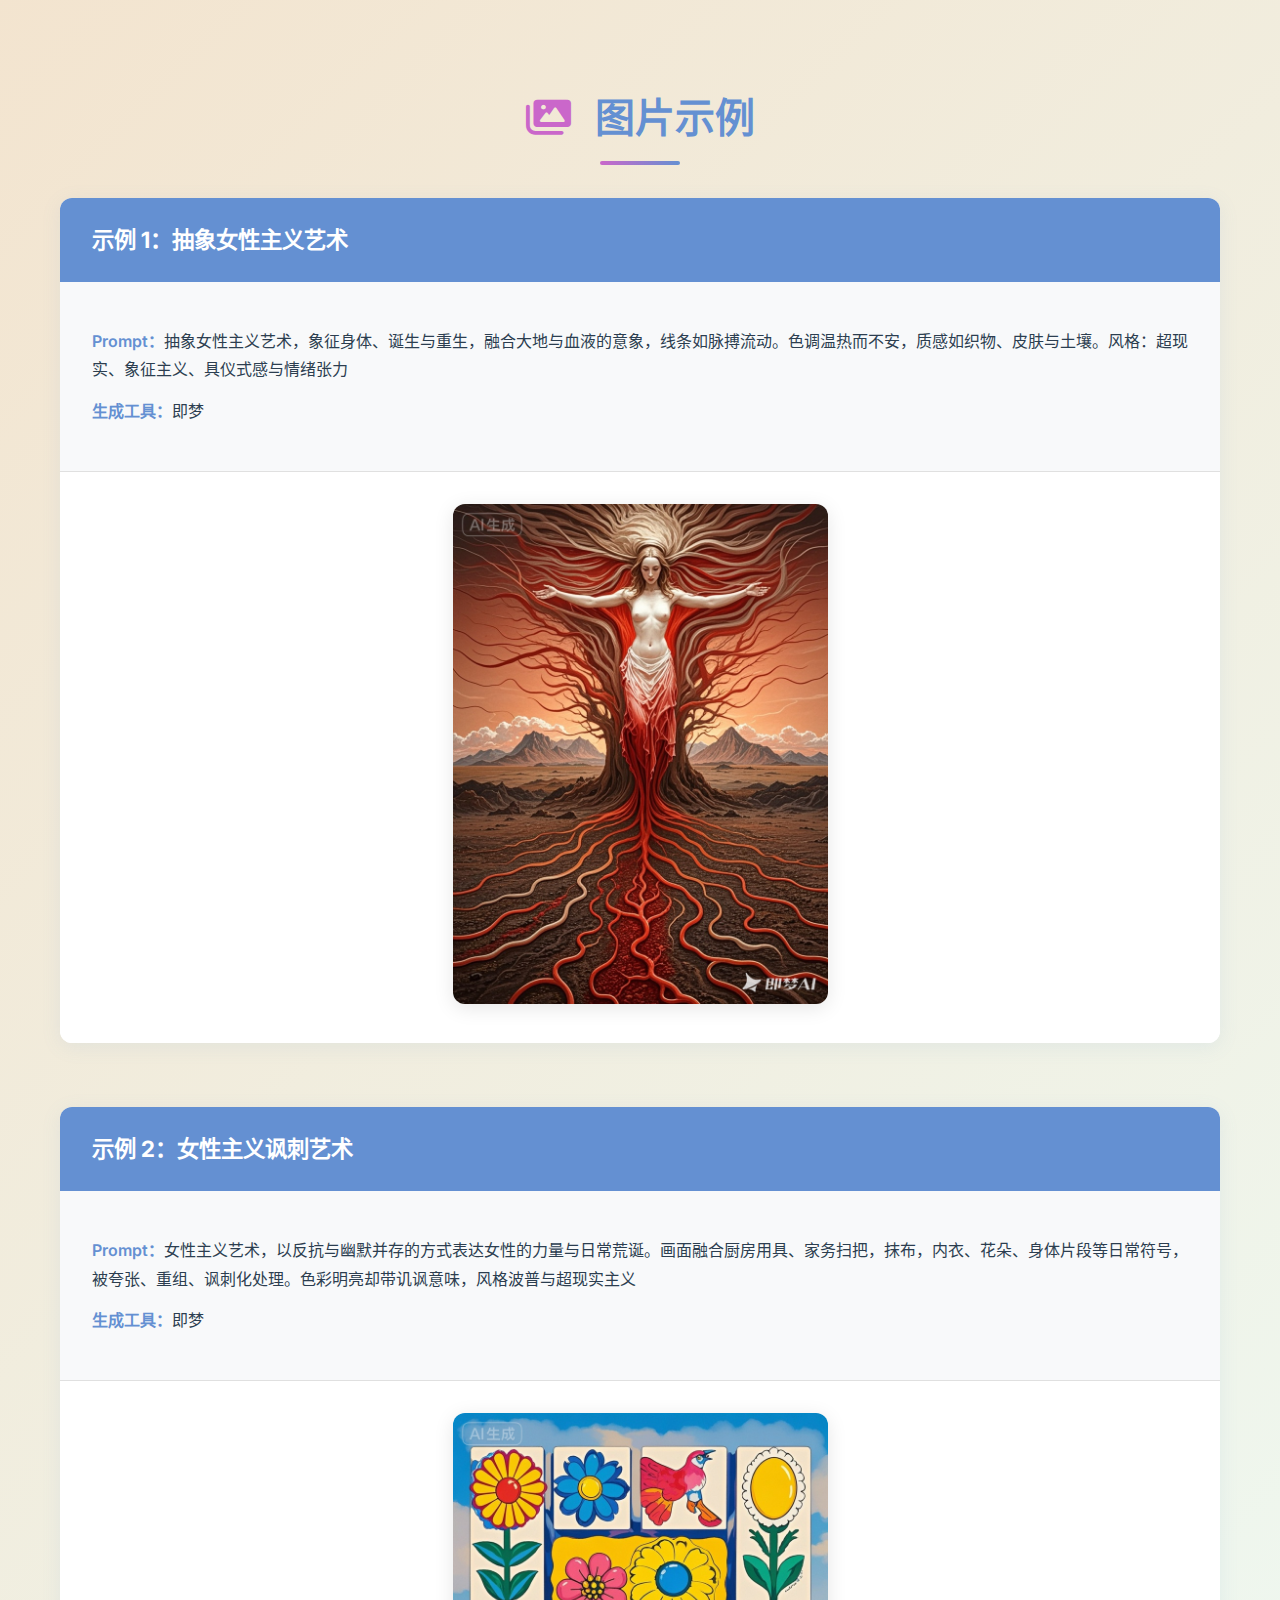
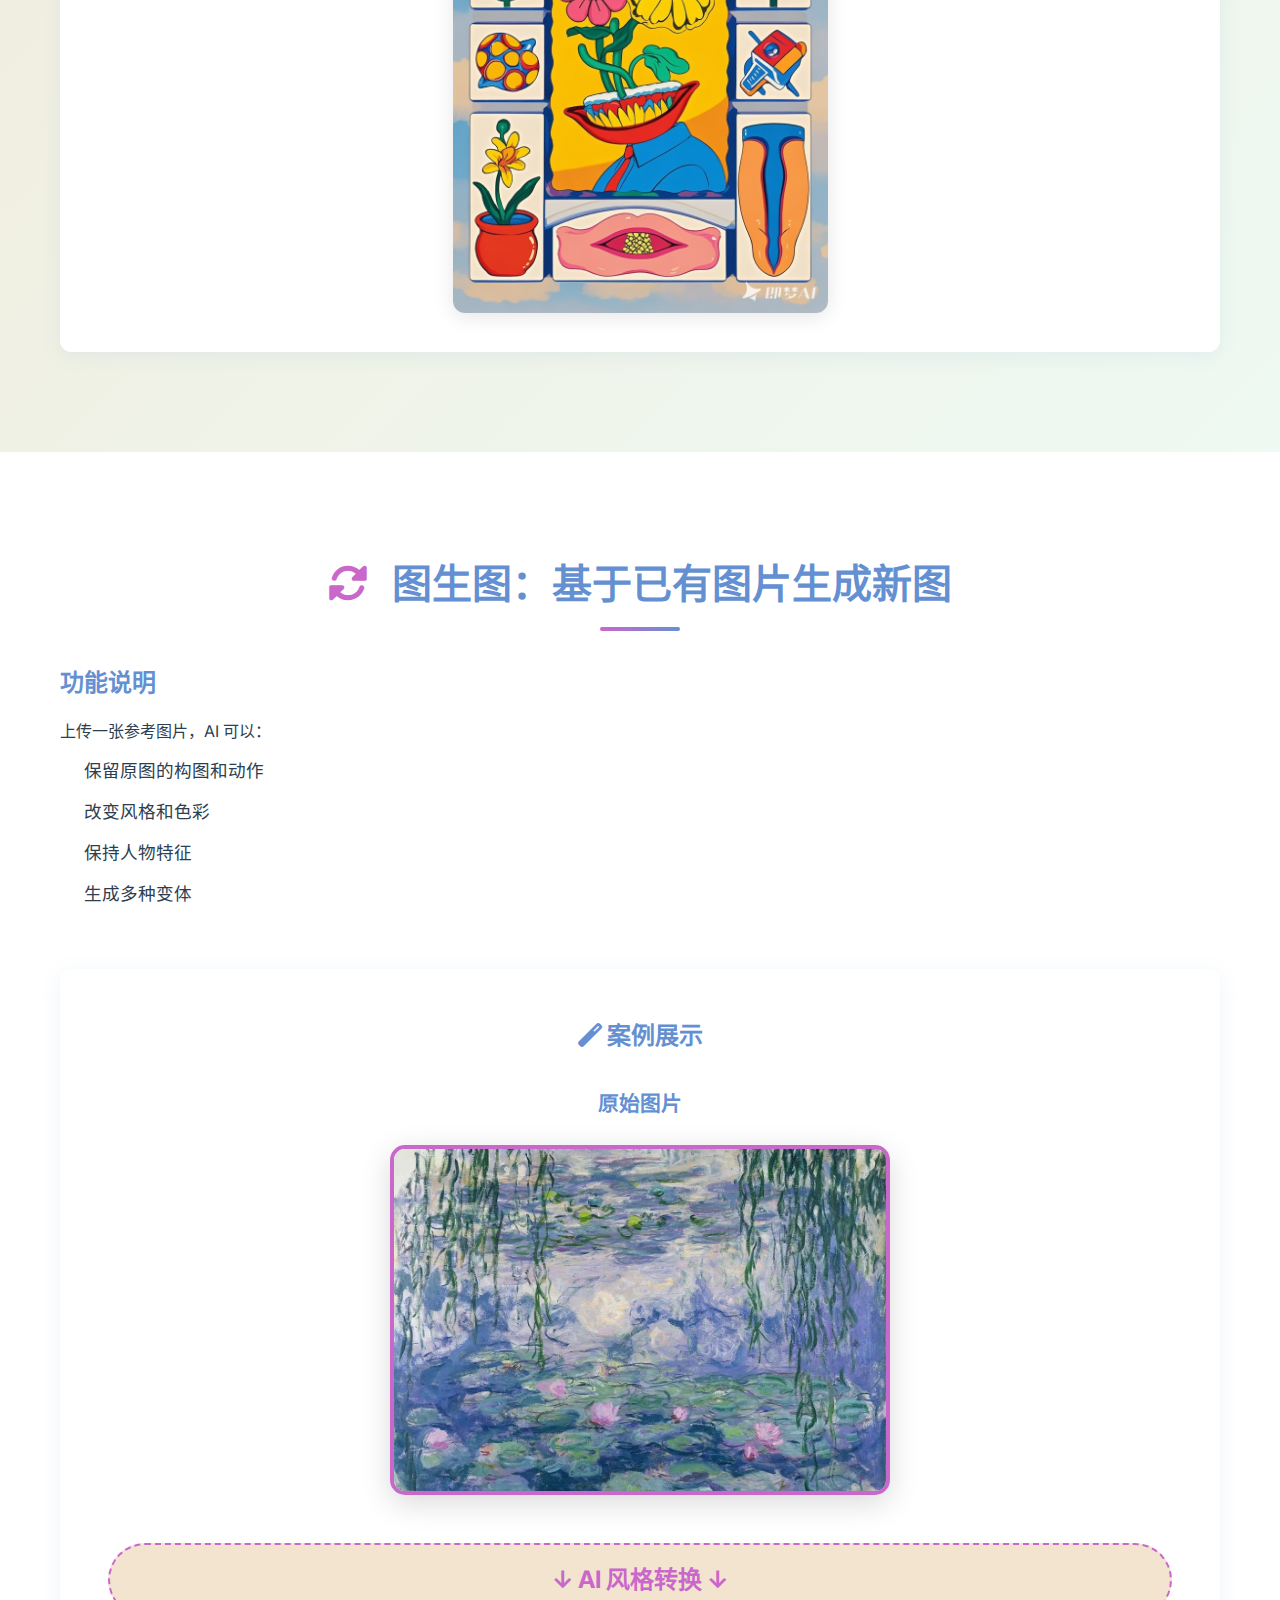
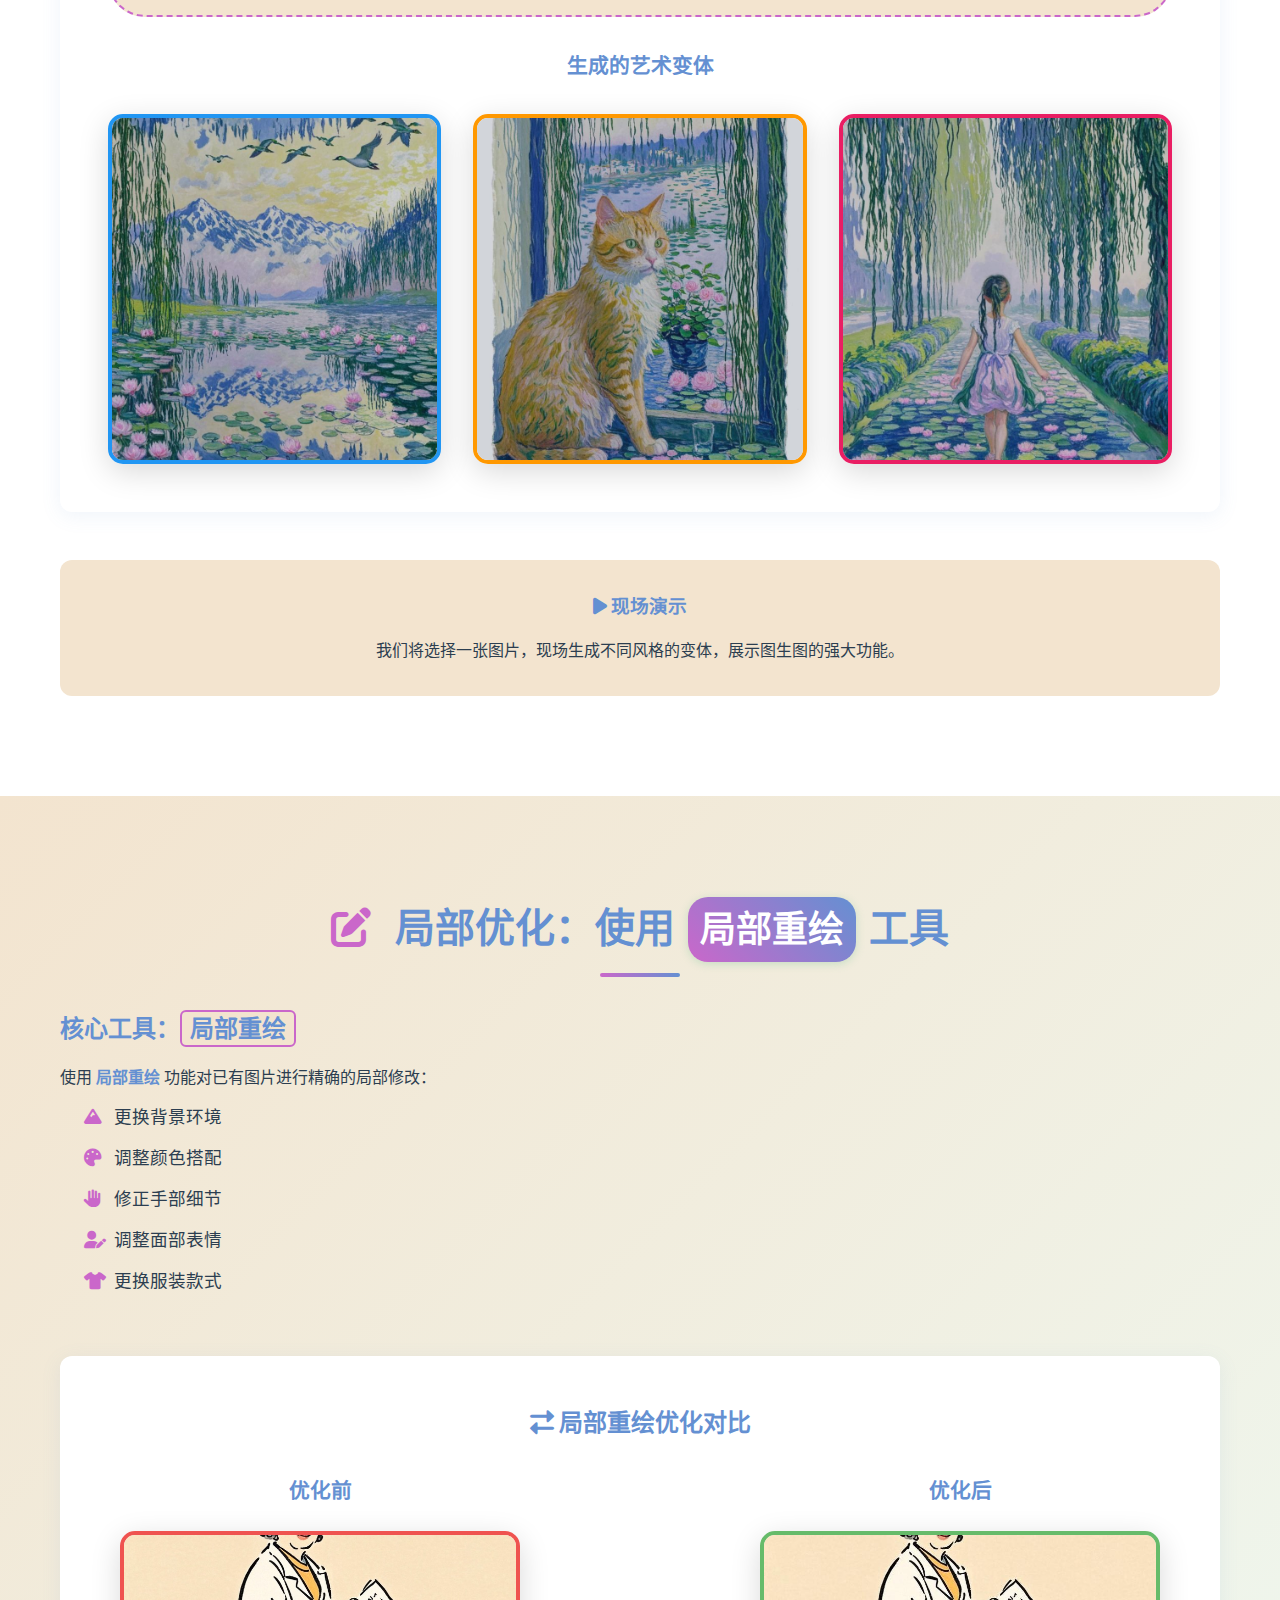
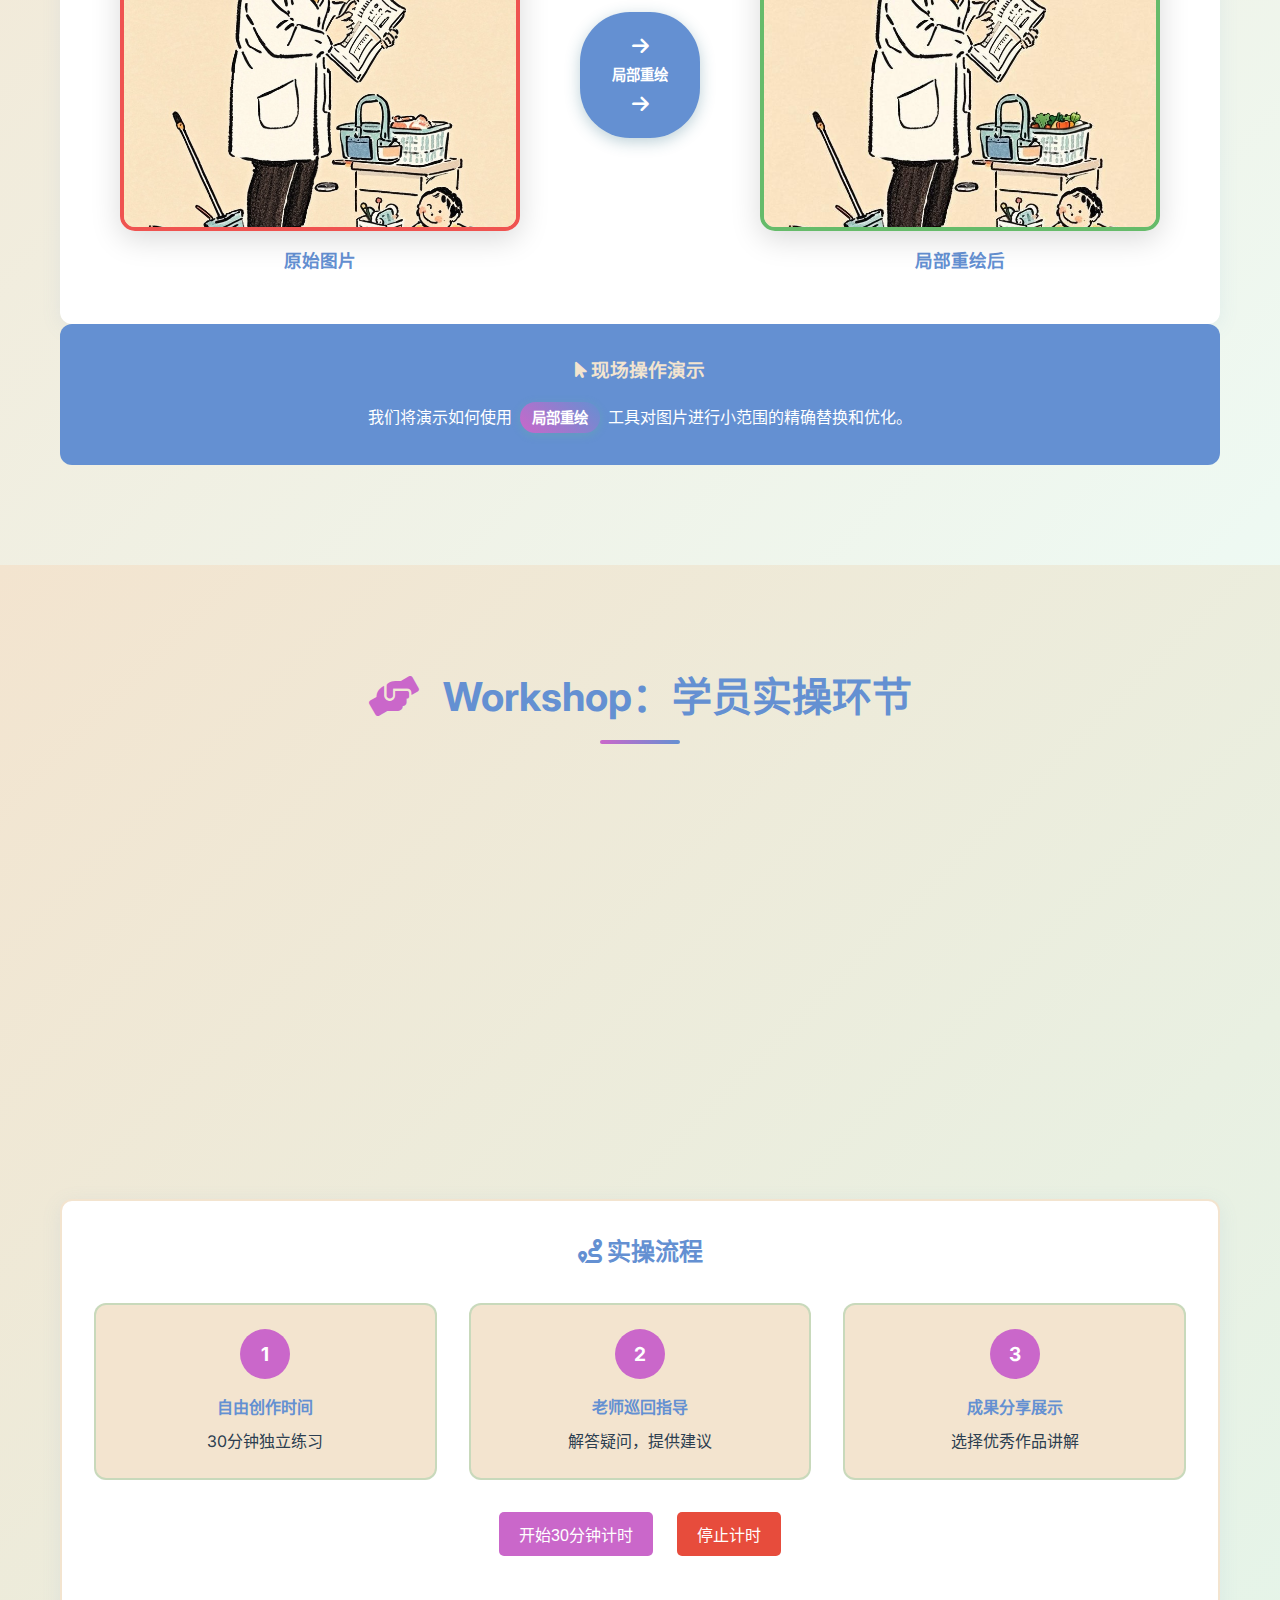
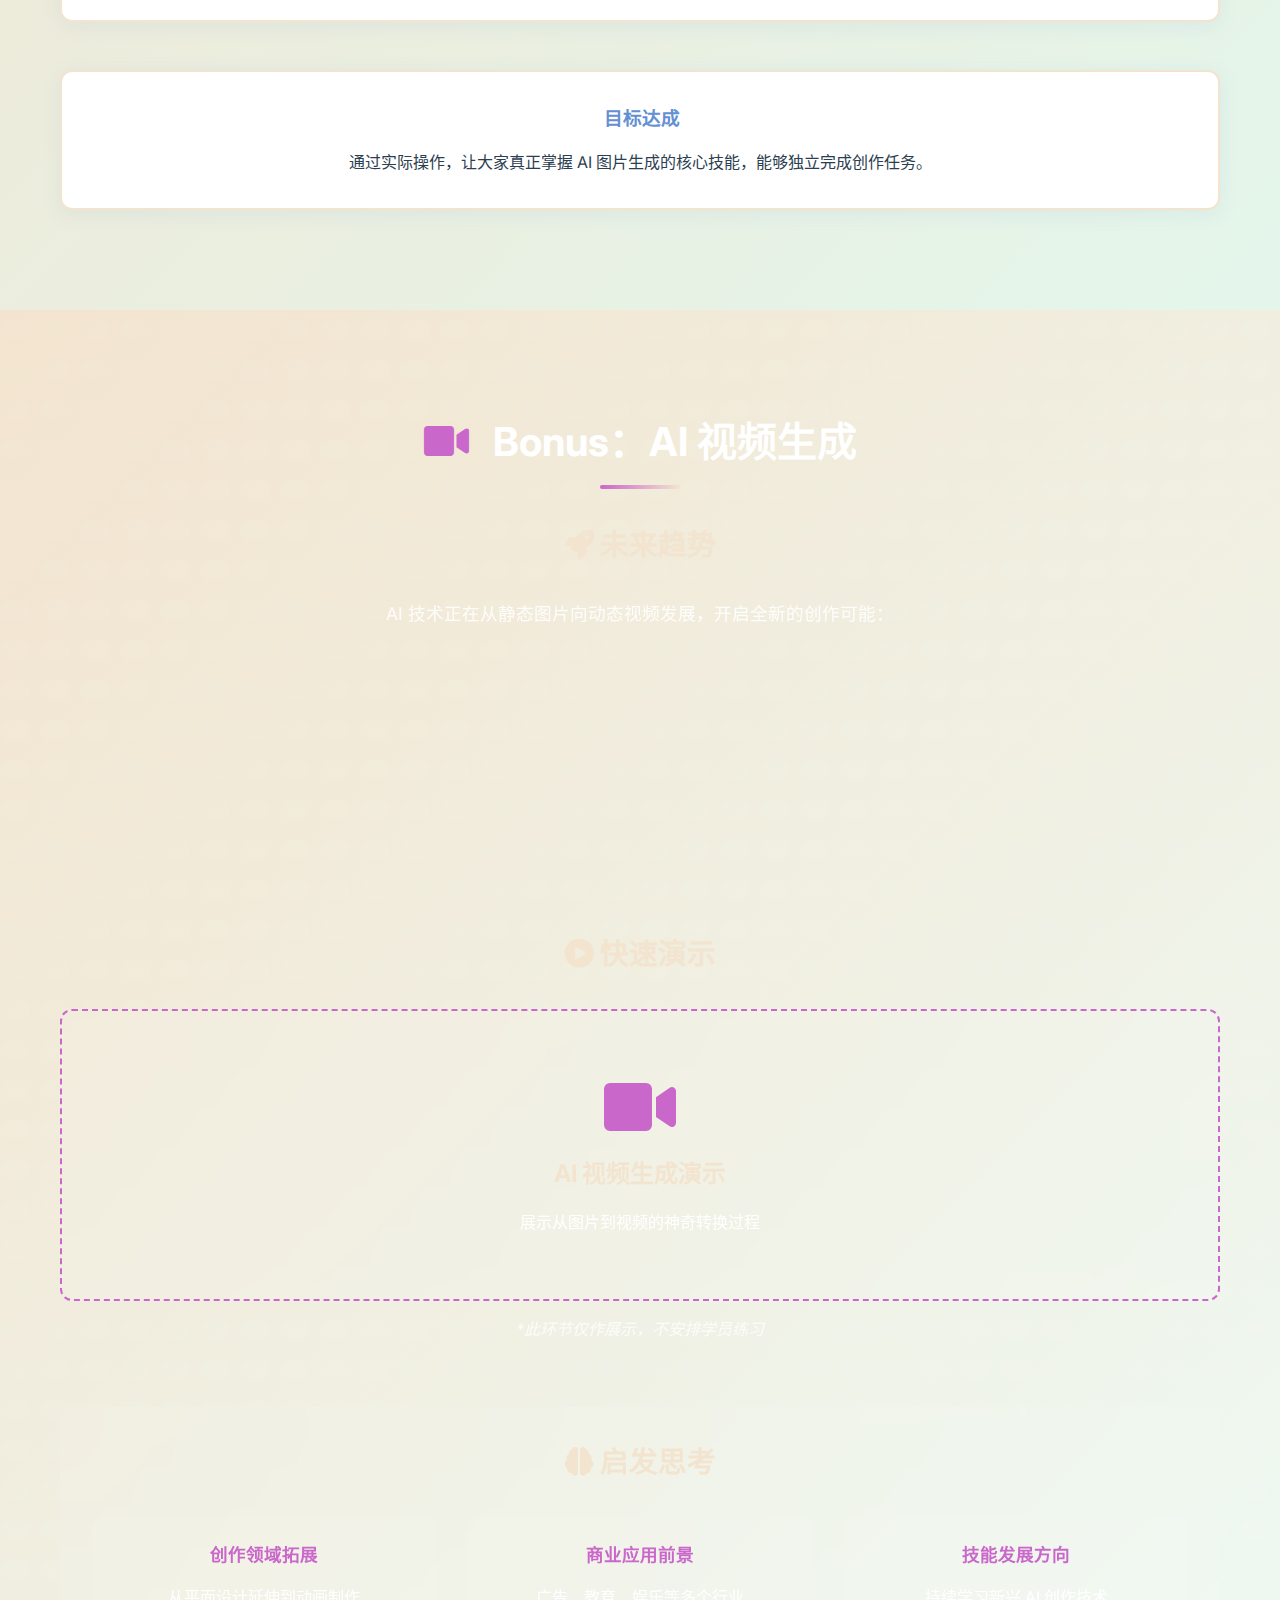
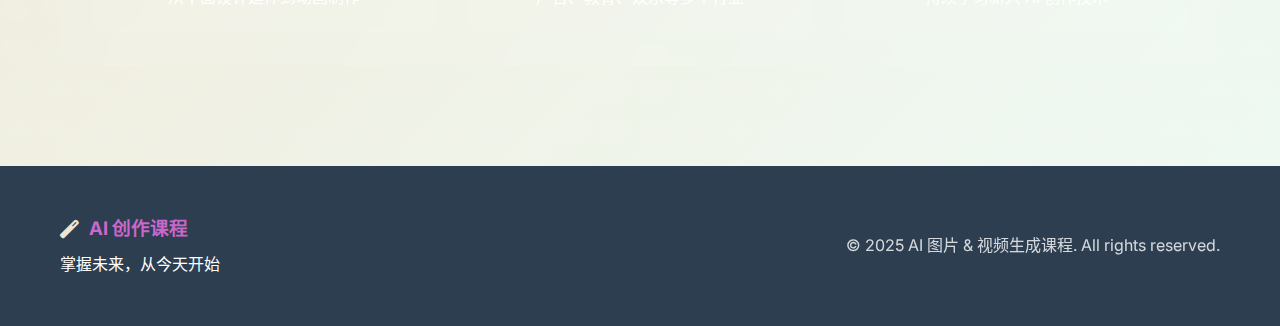
<file: herroom/index.html>
<!DOCTYPE html>
<html lang="zh-CN">
<head>
    <meta charset="UTF-8">
    <meta name="viewport" content="width=device-width, initial-scale=1.0">
    <title>HerRoom AI 创作课程</title>
    <link rel="stylesheet" href="styles.css">
    <link href="https://fonts.googleapis.com/css2?family=Inter:wght@300;400;500;600;700&display=swap" rel="stylesheet">
    <link rel="stylesheet" href="https://cdnjs.cloudflare.com/ajax/libs/font-awesome/6.0.0/css/all.min.css">
</head>
<body>
    <nav class="navbar">
        <div class="nav-container">
            <div class="nav-logo">
                <i class="fas fa-magic"></i>
                HerRoom AI 创作课程
            </div>
            <ul class="nav-menu">
                <li><a href="#intro" class="nav-link">开场介绍</a></li>
                <li><a href="#ai-tools" class="nav-link">AI工具推荐</a></li>
                <li><a href="#text-to-image" class="nav-link">文生图</a></li>
                <li><a href="#image-examples" class="nav-link">图片示例</a></li>
                <li><a href="#image-to-image" class="nav-link">图生图</a></li>
                <li><a href="#optimization" class="nav-link">局部优化</a></li>
                <li><a href="#workshop" class="nav-link">实操环节</a></li>
                <li><a href="#bonus" class="nav-link">视频生成</a></li>
            </ul>
            <div class="hamburger">
                <span></span>
                <span></span>
                <span></span>
            </div>
        </div>
    </nav>

    <main>
        <!-- 开场 & 工具介绍 -->
        <section id="intro" class="section hero">
            <div class="container">
                <div class="hero-content">
                    <h1 class="hero-title">
                        <span class="gradient-text">AI 图片 & 视频生成</span>
                        <br>创作课程
                    </h1>
                    <p class="hero-subtitle">掌握最前沿的AI创作技术，从文字到图片，从想象到现实</p>
                    
                    <div class="course-goals">
                        <h2><i class="fas fa-target"></i> 课程目标</h2>
                        <ul>
                            <li><i class="fas fa-check"></i> 掌握 AI 图片生成技术</li>
                            <li><i class="fas fa-check"></i> 学会编写高质量 Prompt</li>
                            <li><i class="fas fa-check"></i> 了解 AI 视频生成趋势</li>
                        </ul>
                    </div>

                    <div class="tool-intro">
                        <h2><i class="fas fa-tools"></i> 推荐工具：即梦AI</h2>
                        <div class="tool-features">
                            <div class="feature">
                                <i class="fas fa-user-friendly"></i>
                                <h3>易于使用</h3>
                                <p>界面简洁，操作直观</p>
                            </div>
                            <div class="feature">
                                <i class="fas fa-star"></i>
                                <h3>效果出色</h3>
                                <p>字节跳动出品，质量保证</p>
                            </div>
                            <div class="feature">
                                <i class="fas fa-images"></i>
                                <h3>内置图库</h3>
                                <p>丰富的参考素材和模板</p>
                            </div>
                        </div>
                    </div>
                </div>
            </div>
        </section>

        <!-- AI绘图工具推荐 -->
        <section id="ai-tools" class="section bg-light">
            <div class="container">
                <h2 class="section-title">
                    <i class="fas fa-tools"></i>
                    AI绘图工具推荐
                </h2>
                
                <div class="tools-table-container">
                    <table class="tools-table">
                        <thead>
                            <tr>
                                <th><i class="fas fa-tag"></i> 工具名称</th>
                                <th><i class="fas fa-globe"></i> 官网地址</th>
                                <th><i class="fas fa-shield-alt"></i> 是否需翻墙</th>
                                <th><i class="fas fa-star"></i> 主要功能特点</th>
                            </tr>
                        </thead>
                        <tbody>
                            <tr>
                                <td><strong class="tool-name">Midjourney</strong></td>
                                <td><a href="https://www.midjourney.com" target="_blank">midjourney.com</a></td>
                                <td><span class="vpn-required">是</span></td>
                                <td>文本生成图像，艺术风格强，支持细节调节，概念设计</td>
                            </tr>
                            <tr>
                                <td><strong class="tool-name">Stable Diffusion</strong></td>
                                <td><a href="https://stability.ai" target="_blank">stability.ai</a></td>
                                <td><span class="vpn-required">是</span></td>
                                <td>开源模型，可本地部署，支持文生图、图像修复、风格迁移，插件扩展（ControlNet）</td>
                            </tr>
                            <tr>
                                <td><strong class="tool-name">DALL·E 3</strong></td>
                                <td><a href="https://openai.com" target="_blank">openai.com</a></td>
                                <td><span class="vpn-required">是</span></td>
                                <td>文本生成图像，支持图像编辑（Inpainting），与 ChatGPT 集成</td>
                            </tr>
                            <tr>
                                <td><strong class="tool-name">豆包</strong></td>
                                <td><a href="https://www.doubao.com" target="_blank">doubao.com</a></td>
                                <td><span class="no-vpn">否</span></td>
                                <td>文本生成图像，支持国风、写实、二次元，多风格快速生成</td>
                            </tr>
                            <tr>
                                <td><strong class="tool-name">即梦</strong></td>
                                <td><a href="https://jimeng.jianying.com/ai-tool/home" target="_blank">即梦AI</a></td>
                                <td><span class="no-vpn">否</span></td>
                                <td>文本生成图像，视频创意，适合短视频场景，风格丰富</td>
                            </tr>
                            <tr>
                                <td><strong class="tool-name">Adobe Firefly</strong></td>
                                <td><a href="https://firefly.adobe.com" target="_blank">firefly.adobe.com</a></td>
                                <td><span class="vpn-required">是</span></td>
                                <td>文生图，矢量图、字体效果，与 Photoshop/Illustrator 深度集成</td>
                            </tr>
                            <tr>
                                <td><strong class="tool-name">Canva AI</strong></td>
                                <td><a href="https://www.canva.com" target="_blank">canva.com</a></td>
                                <td><span class="vpn-required">是</span></td>
                                <td>文生图，简单易用，适合社交媒体设计，模板丰富</td>
                            </tr>
                            <tr>
                                <td><strong class="tool-name">OpenAI ChatGPT</strong></td>
                                <td><a href="https://chat.openai.com" target="_blank">chat.openai.com</a></td>
                                <td><span class="vpn-required">是</span></td>
                                <td>集成 DALL·E 3，直接对话生成和编辑图像，交互式创作</td>
                            </tr>
                            <tr>
                                <td><strong class="tool-name">Google Imagen</strong></td>
                                <td><a href="https://imagen.research.google" target="_blank">imagen.research.google</a></td>
                                <td><span class="vpn-required">是</span></td>
                                <td>高质量文本生成图像，支持逼真写实风格，适合创意和广告场景</td>
                            </tr>
                        </tbody>
                    </table>
                </div>
                
                <div class="tools-recommendation">
                    <h3><i class="fas fa-lightbulb"></i> 推荐建议</h3>
                    <div class="recommendation-grid">
                        <div class="recommendation-item">
                            <h4><i class="fas fa-user-graduate"></i> 初学者推荐</h4>
                            <p><strong>豆包</strong> 或 <strong>即梦</strong>：无需翻墙，界面友好，快速上手</p>
                        </div>
                        <div class="recommendation-item">
                            <h4><i class="fas fa-palette"></i> 艺术创作</h4>
                            <p><strong>Midjourney</strong>：艺术风格丰富，创意效果出色</p>
                        </div>
                        <div class="recommendation-item">
                            <h4><i class="fas fa-code"></i> 技术玩家</h4>
                            <p><strong>Stable Diffusion</strong>：开源免费，可自定义部署</p>
                        </div>
                    </div>
                </div>
            </div>
        </section>

        <!-- 文生图基础 -->
        <section id="text-to-image" class="section">
            <div class="container">
                <h2 class="section-title">
                    <i class="fas fa-pen-to-square"></i>
                    文生图：从文字到图片
                </h2>
                <div class="content-grid">
                    <div class="content-text">
                        <h3>基本原理</h3>
                        <p>AI 根据文字描述理解语义，然后生成对应的图片内容。这个过程包括：</p>
                        <ol>
                            <li><strong>文本理解</strong>：AI 解析输入的文字描述</li>
                            <li><strong>语义映射</strong>：将文字转换为视觉概念</li>
                            <li><strong>图像生成</strong>：基于学习的数据生成图片</li>
                        </ol>
                    </div>
                </div>
                
                <div class="demo-box-large">
                    <h3><i class="fas fa-play"></i> 现场演示</h3>
                    <div class="demo-flow-vertical">
                        <div class="demo-step-large">
                            <div class="step-number">1</div>
                            <div class="step-content">
                                <h4>输入 Prompt</h4>
                                <div class="prompt-example">
                                    "一个中年女性，短发，穿着白大褂，短发，瘦瘦的，不高，周围被很多事情围起来，包括小孩课本，家务，家庭关系等显示她非常繁忙，插画风格，空白纯色背景，插画，简笔画，灵魂画手"
                                </div>
                            </div>
                        </div>
                        <div class="arrow-down">↓</div>
                        <div class="demo-step-large">
                            <div class="step-number">2</div>
                            <div class="step-content">
                                <h4>AI 生成结果</h4>
                                <div class="generated-image-large">
                                    <img src="texttoimage.png" alt="生成的图片 - 繁忙的中年女性" class="large-demo-image">
                                    <p class="image-caption">生成的图片</p>
                                </div>
                            </div>
                        </div>
                    </div>
                </div>
            </div>
        </section>

        <!-- 图片示例 -->
        <section id="image-examples" class="section bg-light">
            <div class="container">
                <h2 class="section-title">
                    <i class="fas fa-images"></i>
                    图片示例
                </h2>
                
                <div class="examples-grid">
                    <div class="example-item">
                        <h3>示例 1：抽象女性主义艺术</h3>
                        <div class="prompt-display">
                            <p><strong>Prompt：</strong>抽象女性主义艺术，象征身体、诞生与重生，融合大地与血液的意象，线条如脉搏流动。色调温热而不安，质感如织物、皮肤与土壤。风格：超现实、象征主义、具仪式感与情绪张力</p>
                            <p><strong>生成工具：</strong>即梦</p>
                        </div>
                        <div class="example-image">
                            <img src="realexample1.png" alt="抽象女性主义艺术作品" onerror="console.log('Image 1 failed to load'); this.style.border='2px solid red';">
                        </div>
                    </div>

                    <div class="example-item">
                        <h3>示例 2：女性主义讽刺艺术</h3>
                        <div class="prompt-display">
                            <p><strong>Prompt：</strong>女性主义艺术，以反抗与幽默并存的方式表达女性的力量与日常荒诞。画面融合厨房用具、家务扫把，抹布，内衣、花朵、身体片段等日常符号，被夸张、重组、讽刺化处理。色彩明亮却带讥讽意味，风格波普与超现实主义</p>
                            <p><strong>生成工具：</strong>即梦</p>
                        </div>
                        <div class="example-image">
                            <img src="realrealexample2.png" alt="女性主义讽刺艺术作品" onerror="console.log('Image 2 failed to load'); this.style.border='2px solid red';">
                        </div>
                    </div>
                </div>
            </div>
        </section>

        <!-- 图生图 -->
        <section id="image-to-image" class="section">
            <div class="container">
                <h2 class="section-title">
                    <i class="fas fa-sync-alt"></i>
                    图生图：基于已有图片生成新图
                </h2>
                
                <div class="content-grid">
                    <div class="content-text">
                        <h3>功能说明</h3>
                        <p>上传一张参考图片，AI 可以：</p>
                        <ul>
                            <li>保留原图的构图和动作</li>
                            <li>改变风格和色彩</li>
                            <li>保持人物特征</li>
                            <li>生成多种变体</li>
                        </ul>
                    </div>
                </div>
                
                <div class="demo-showcase-large">
                    <h3><i class="fas fa-magic"></i> 案例展示</h3>
                    
                    <!-- 原始图片 -->
                    <div class="showcase-section">
                        <h4>原始图片</h4>
                        <div class="large-image-container original">
                            <img src="original.jpg" alt="原始图片" class="showcase-image-large">
                            <p class="image-label">基础照片</p>
                        </div>
                    </div>
                    
                    <div class="transformation-arrow">↓ AI 风格转换 ↓</div>
                    
                    <!-- 变体图片网格 -->
                    <div class="variants-section">
                        <h4>生成的艺术变体</h4>
                        <div class="variants-grid">
                            <div class="variant-item">
                                <div class="large-image-container variant1">
                                    <img src="generated1.png" alt="水彩风格变体" class="showcase-image-large">
                                    <p class="image-label">艺术变体 1</p>
                                </div>
                            </div>
                            <div class="variant-item">
                                <div class="large-image-container variant2">
                                    <img src="generated2.png" alt="油画风格变体" class="showcase-image-large">
                                    <p class="image-label">艺术变体 2</p>
                                </div>
                            </div>
                            <div class="variant-item">
                                <div class="large-image-container variant3">
                                    <img src="generated3.png" alt="卡通风格变体" class="showcase-image-large">
                                    <p class="image-label">艺术变体 3</p>
                                </div>
                            </div>
                        </div>
                    </div>
                </div>

                <div class="demo-section">
                    <h3><i class="fas fa-play"></i> 现场演示</h3>
                    <p>我们将选择一张图片，现场生成不同风格的变体，展示图生图的强大功能。</p>
                </div>
            </div>
        </section>

        <!-- 局部优化 -->
        <section id="optimization" class="section bg-light">
            <div class="container">
                <h2 class="section-title">
                    <i class="fas fa-edit"></i>
                    局部优化：使用 <span class="tool-highlight">局部重绘</span> 工具
                </h2>
                
                <div class="optimization-content">
                    <div class="content-text">
                        <h3>核心工具：<span class="tool-name">局部重绘</span></h3>
                        <p>使用 <strong>局部重绘</strong> 功能对已有图片进行精确的局部修改：</p>
                        <ul>
                            <li><i class="fas fa-mountain"></i> 更换背景环境</li>
                            <li><i class="fas fa-palette"></i> 调整颜色搭配</li>
                            <li><i class="fas fa-hand-paper"></i> 修正手部细节</li>
                            <li><i class="fas fa-user-edit"></i> 调整面部表情</li>
                            <li><i class="fas fa-tshirt"></i> 更换服装款式</li>
                        </ul>
                    </div>
                </div>
                
                <div class="before-after-large">
                    <h3><i class="fas fa-exchange-alt"></i> 局部重绘优化对比</h3>
                    
                    <div class="comparison-layout">
                        <div class="comparison-item-large">
                            <h4>优化前</h4>
                            <div class="optimization-image-container-large before-image">
                                <img src="texttoimage.png" alt="修改前的图片" class="optimization-image-large">
                            </div>
                            <p class="comparison-label">原始图片</p>
                        </div>
                        
                        <div class="vs-large">
                            <i class="fas fa-arrow-right"></i>
                            <span>局部重绘</span>
                            <i class="fas fa-arrow-right"></i>
                        </div>
                        
                        <div class="comparison-item-large">
                            <h4>优化后</h4>
                            <div class="optimization-image-container-large after-image">
                                <img src="redo.png" alt="优化后的图片" class="optimization-image-large">
                            </div>
                            <p class="comparison-label">局部重绘后</p>
                        </div>
                    </div>
                </div>

                <div class="live-demo">
                    <h3><i class="fas fa-mouse-pointer"></i> 现场操作演示</h3>
                    <p>我们将演示如何使用 <strong class="tool-highlight">局部重绘</strong> 工具对图片进行小范围的精确替换和优化。</p>
                </div>
            </div>
        </section>

        <!-- Workshop 实操 -->
        <section id="workshop" class="section workshop-section">
            <div class="container">
                <h2 class="section-title">
                    <i class="fas fa-hands-helping"></i>
                    Workshop：学员实操环节
                </h2>
                
                <div class="workshop-grid">
                    <div class="workshop-card">
                        <div class="card-icon">
                            <i class="fas fa-pencil-alt"></i>
                        </div>
                        <h3>练习 1：编写 Prompt</h3>
                        <p>根据模板，创作自己的完整 Prompt</p>
                        <ul>
                            <li>选择一个主题</li>
                            <li>填写完整模板</li>
                            <li>生成并观察效果</li>
                        </ul>
                    </div>

                    <div class="workshop-card">
                        <div class="card-icon">
                            <i class="fas fa-images"></i>
                        </div>
                        <h3>练习 2：图生图变换</h3>
                        <p>上传个人照片，尝试不同风格</p>
                        <ul>
                            <li>准备一张清晰照片</li>
                            <li>尝试 3-5 种不同风格</li>
                            <li>比较效果差异</li>
                        </ul>
                    </div>

                    <div class="workshop-card">
                        <div class="card-icon">
                            <i class="fas fa-tools"></i>
                        </div>
                        <h3>练习 3：局部优化</h3>
                        <p>对生成的图片进行细节调整</p>
                        <ul>
                            <li>选择需要优化的区域</li>
                            <li>编写修改描述</li>
                            <li>观察优化效果</li>
                        </ul>
                    </div>
                </div>

                <div class="workshop-process">
                    <h3><i class="fas fa-route"></i> 实操流程</h3>
                    <div class="process-steps">
                        <div class="step">
                            <div class="step-number">1</div>
                            <h4>自由创作时间</h4>
                            <p>30分钟独立练习</p>
                        </div>
                        <div class="step">
                            <div class="step-number">2</div>
                            <h4>老师巡回指导</h4>
                            <p>解答疑问，提供建议</p>
                        </div>
                        <div class="step">
                            <div class="step-number">3</div>
                            <h4>成果分享展示</h4>
                            <p>选择优秀作品讲解</p>
                        </div>
                    </div>
                </div>

                <div class="workshop-goals">
                    <h3><i class="fas fa-target"></i> 目标达成</h3>
                    <p>通过实际操作，让大家真正掌握 AI 图片生成的核心技能，能够独立完成创作任务。</p>
                </div>
            </div>
        </section>

        <!-- Bonus: AI 视频生成 -->
        <section id="bonus" class="section bonus-section">
            <div class="container">
                <h2 class="section-title">
                    <i class="fas fa-video"></i>
                    Bonus：AI 视频生成
                </h2>
                
                <div class="bonus-content">
                    <div class="future-trend">
                        <h3><i class="fas fa-rocket"></i> 未来趋势</h3>
                        <p>AI 技术正在从静态图片向动态视频发展，开启全新的创作可能：</p>
                        <div class="trend-features">
                            <div class="feature-item">
                                <i class="fas fa-film"></i>
                                <h4>图片转视频</h4>
                                <p>将静态图片变成动态场景</p>
                            </div>
                            <div class="feature-item">
                                <i class="fas fa-magic"></i>
                                <h4>文本转视频</h4>
                                <p>直接从文字描述生成视频</p>
                            </div>
                            <div class="feature-item">
                                <i class="fas fa-cogs"></i>
                                <h4>智能剪辑</h4>
                                <p>AI 自动完成视频后期制作</p>
                            </div>
                        </div>
                    </div>

                    <div class="video-demo">
                        <h3><i class="fas fa-play-circle"></i> 快速演示</h3>
                        <div class="demo-placeholder">
                            <i class="fas fa-video"></i>
                            <h4>AI 视频生成演示</h4>
                            <p>展示从图片到视频的神奇转换过程</p>
                        </div>
                        <p class="demo-note">*此环节仅作展示，不安排学员练习</p>
                    </div>

                    <div class="inspiration">
                        <h3><i class="fas fa-brain"></i> 启发思考</h3>
                        <div class="inspiration-grid">
                            <div class="inspiration-item">
                                <h4>创作领域拓展</h4>
                                <p>从平面设计延伸到动画制作</p>
                            </div>
                            <div class="inspiration-item">
                                <h4>商业应用前景</h4>
                                <p>广告、教育、娱乐等多个行业</p>
                            </div>
                            <div class="inspiration-item">
                                <h4>技能发展方向</h4>
                                <p>持续学习新兴 AI 创作技术</p>
                            </div>
                        </div>
                    </div>
                </div>
            </div>
        </section>
    </main>

    <footer class="footer">
        <div class="container">
            <div class="footer-content">
                <div class="footer-left">
                    <h3><i class="fas fa-magic"></i> AI 创作课程</h3>
                    <p>掌握未来，从今天开始</p>
                </div>
                <div class="footer-right">
                    <p>&copy; 2025 AI 图片 & 视频生成课程. All rights reserved.</p>
                </div>
            </div>
        </div>
    </footer>

    <script src="script.js"></script>
</body>
</html>
</file>
<file: codes/styles.css>
/* CSS Reset and Base Styles */
* {
    margin: 0;
    padding: 0;
    box-sizing: border-box;
}

:root {
    --primary-color: #6490d2;
    --secondary-color: #ca67ca;
    --accent-color: #73c6d7;
    --light-color: #f3e4cf;
    --white: #ffffff;
    --dark: #2c3e50;
    --gray: #666666;
    --light-gray: #f8f9fa;
    --shadow: 0 4px 20px rgba(100, 144, 210, 0.1);
    --shadow-hover: 0 8px 30px rgba(100, 144, 210, 0.15);
    --border-radius: 12px;
    --transition: all 0.3s cubic-bezier(0.4, 0, 0.2, 1);
}

body {
    font-family: 'Inter', sans-serif;
    line-height: 1.6;
    color: var(--dark);
    background-color: var(--white);
    overflow-x: hidden;
}

.container {
    max-width: 1200px;
    margin: 0 auto;
    padding: 0 20px;
}

/* Navigation */
.navbar {
    position: fixed;
    top: 0;
    width: 100%;
    background: rgba(255, 255, 255, 0.95);
    backdrop-filter: blur(20px);
    z-index: 1000;
    box-shadow: var(--shadow);
    transition: var(--transition);
}

.nav-container {
    display: flex;
    justify-content: space-between;
    align-items: center;
    max-width: 1200px;
    margin: 0 auto;
    padding: 1rem 20px;
}

.nav-logo {
    display: flex;
    align-items: center;
    gap: 10px;
    font-size: 1.5rem;
    font-weight: 700;
    color: var(--primary-color);
}

.nav-logo i {
    color: var(--secondary-color);
}

.logo-image {
    height: 30px;
    width: auto;
    object-fit: contain;
}

.nav-menu {
    display: flex;
    list-style: none;
    gap: 2rem;
}

.nav-link {
    text-decoration: none;
    color: var(--dark);
    font-weight: 500;
    transition: var(--transition);
    position: relative;
}

.nav-link:hover {
    color: var(--primary-color);
}

.nav-link::after {
    content: '';
    position: absolute;
    bottom: -5px;
    left: 0;
    width: 0;
    height: 2px;
    background: var(--secondary-color);
    transition: var(--transition);
}

.nav-link:hover::after {
    width: 100%;
}

.hamburger {
    display: none;
    flex-direction: column;
    cursor: pointer;
}

.hamburger span {
    width: 25px;
    height: 3px;
    background: var(--primary-color);
    margin: 3px 0;
    transition: var(--transition);
}

/* Sections */
.section {
    padding: 100px 0;
    position: relative;
}

.section:nth-child(even) {
    background: linear-gradient(135deg, var(--light-color) 0%, rgba(221, 244, 231, 0.5) 100%);
}

.section-title {
    text-align: center;
    font-size: 2.5rem;
    font-weight: 700;
    color: var(--primary-color);
    margin-bottom: 3rem;
    position: relative;
}

.section-title i {
    color: var(--secondary-color);
    margin-right: 15px;
}

.section-title::after {
    content: '';
    position: absolute;
    bottom: -15px;
    left: 50%;
    transform: translateX(-50%);
    width: 80px;
    height: 4px;
    background: linear-gradient(to right, var(--secondary-color), var(--primary-color));
    border-radius: 2px;
}

/* Hero Section */
.hero {
    background: linear-gradient(135deg, var(--primary-color) 0%, var(--secondary-color) 100%);
    color: var(--white);
    min-height: 100vh;
    display: flex;
    align-items: center;
    position: relative;
    overflow: hidden;
}

.hero::before {
    content: '';
    position: absolute;
    top: 0;
    left: 0;
    right: 0;
    bottom: 0;
    background: url("data:image/svg+xml,%3Csvg width='60' height='60' viewBox='0 0 60 60' xmlns='http://www.w3.org/2000/svg'%3E%3Cg fill='none' fill-rule='evenodd'%3E%3Cg fill='%23ffffff' fill-opacity='0.05'%3E%3Ccircle cx='30' cy='30' r='4'/%3E%3C/g%3E%3C/g%3E%3C/svg%3E") repeat;
}

.hero-content {
    position: relative;
    z-index: 2;
    text-align: center;
}

.hero-title {
    font-size: 4rem;
    font-weight: 700;
    margin-bottom: 1.5rem;
    line-height: 1.2;
}

.gradient-text {
    background: linear-gradient(45deg, var(--white), var(--light-color));
    -webkit-background-clip: text;
    -webkit-text-fill-color: transparent;
    background-clip: text;
}

.hero-subtitle {
    font-size: 1.25rem;
    margin-bottom: 3rem;
    opacity: 0.9;
}

.course-goals {
    background: rgba(255, 255, 255, 0.1);
    backdrop-filter: blur(20px);
    border-radius: var(--border-radius);
    padding: 2rem;
    margin: 3rem 0;
    text-align: left;
}

.course-goals h2 {
    color: var(--light-color);
    margin-bottom: 1.5rem;
    font-size: 1.5rem;
}

.course-goals ul {
    list-style: none;
}

.course-goals li {
    margin: 1rem 0;
    display: flex;
    align-items: center;
    gap: 15px;
    font-size: 1.1rem;
}

.course-goals i {
    color: var(--light-color);
}

.tool-intro {
    background: rgba(255, 255, 255, 0.1);
    backdrop-filter: blur(20px);
    border-radius: var(--border-radius);
    padding: 2rem;
    margin: 3rem 0;
}

.tool-intro h2 {
    color: var(--light-color);
    margin-bottom: 2rem;
    text-align: center;
    font-size: 1.8rem;
}

.tool-features {
    display: grid;
    grid-template-columns: repeat(auto-fit, minmax(250px, 1fr));
    gap: 2rem;
}

.feature {
    text-align: center;
    padding: 1.5rem;
    background: rgba(255, 255, 255, 0.05);
    border-radius: var(--border-radius);
    transition: var(--transition);
}

.feature:hover {
    transform: translateY(-5px);
    background: rgba(255, 255, 255, 0.1);
}

.feature i {
    font-size: 2.5rem;
    color: var(--light-color);
    margin-bottom: 1rem;
    display: block;
}

.feature h3 {
    color: var(--light-color);
    margin-bottom: 0.5rem;
    font-size: 1.2rem;
}

.feature p {
    opacity: 0.9;
}

/* AI Tools Table */
.tools-table-container {
    background: var(--white);
    border-radius: var(--border-radius);
    box-shadow: var(--shadow);
    overflow: hidden;
    margin: 2rem 0;
}

.tools-table {
    width: 100%;
    border-collapse: collapse;
    font-size: 0.95rem;
}

.tools-table thead {
    background: var(--primary-color);
    color: var(--white);
}

.tools-table th {
    padding: 1.2rem 1rem;
    text-align: left;
    font-weight: 600;
    font-size: 1rem;
}

.tools-table th i {
    margin-right: 8px;
    color: var(--light-color);
}

.tools-table tbody tr {
    border-bottom: 1px solid #e0e0e0;
    transition: var(--transition);
}

.tools-table tbody tr:hover {
    background-color: var(--light-gray);
}

.tools-table tbody tr:last-child {
    border-bottom: none;
}

.tools-table td {
    padding: 1rem;
    vertical-align: top;
    line-height: 1.5;
}

.tools-table .tool-name {
    color: var(--primary-color);
    font-weight: 600;
    font-size: 1rem;
}

.tools-table a {
    color: var(--secondary-color);
    text-decoration: none;
    font-weight: 500;
    transition: var(--transition);
}

.tools-table a:hover {
    color: var(--primary-color);
    text-decoration: underline;
}

.vpn-required {
    background: #ff6b6b;
    color: white;
    padding: 4px 8px;
    border-radius: 12px;
    font-size: 0.8rem;
    font-weight: 600;
}

.no-vpn {
    background: #51cf66;
    color: white;
    padding: 4px 8px;
    border-radius: 12px;
    font-size: 0.8rem;
    font-weight: 600;
}

.tools-recommendation {
    margin-top: 3rem;
    background: var(--white);
    padding: 2rem;
    border-radius: var(--border-radius);
    box-shadow: var(--shadow);
}

.tools-recommendation h3 {
    color: var(--primary-color);
    margin-bottom: 2rem;
    text-align: center;
    font-size: 1.5rem;
}

.recommendation-grid {
    display: grid;
    grid-template-columns: repeat(auto-fit, minmax(300px, 1fr));
    gap: 2rem;
}

.recommendation-item {
    background: var(--light-gray);
    padding: 1.5rem;
    border-radius: var(--border-radius);
    border-left: 4px solid var(--secondary-color);
    transition: var(--transition);
}

.recommendation-item:hover {
    transform: translateY(-3px);
    box-shadow: var(--shadow-hover);
}

.recommendation-item h4 {
    color: var(--primary-color);
    margin-bottom: 1rem;
    display: flex;
    align-items: center;
    gap: 10px;
}

.recommendation-item i {
    color: var(--secondary-color);
    font-size: 1.1rem;
}

.recommendation-item p {
    line-height: 1.6;
}

.recommendation-item strong {
    color: var(--primary-color);
    font-weight: 600;
}

/* Content Grid */
.content-grid {
    display: grid;
    grid-template-columns: 1fr 1fr;
    gap: 4rem;
    align-items: start;
    margin-bottom: 3rem;
}

.content-text h3 {
    color: var(--primary-color);
    font-size: 1.5rem;
    margin-bottom: 1rem;
}

.content-text ol,
.content-text ul {
    margin-left: 1.5rem;
}

.content-text li {
    margin: 0.8rem 0;
    font-size: 1.1rem;
}

.content-text strong {
    color: var(--primary-color);
}

/* Demo Box */
.demo-box {
    background: var(--white);
    border-radius: var(--border-radius);
    padding: 2rem;
    box-shadow: var(--shadow);
    border: 2px solid var(--light-color);
}

.generated-image {
    display: flex;
    flex-direction: column;
    align-items: center;
    padding: 1rem;
    background: var(--light-color);
    border-radius: 12px;
    border: 2px solid var(--secondary-color);
    transition: var(--transition);
}

.generated-image:hover {
    transform: translateY(-3px);
    box-shadow: 0 8px 25px rgba(38, 102, 127, 0.15);
}

.generated-image img {
    border: 3px solid var(--white);
    transition: var(--transition);
}

.generated-image img:hover {
    transform: scale(1.05);
}

.demo-box h3 {
    color: var(--primary-color);
    margin-bottom: 1.5rem;
    font-size: 1.3rem;
}

.demo-flow {
    display: flex;
    align-items: center;
    gap: 2rem;
}

.demo-step {
    flex: 1;
    text-align: center;
}

.step-number {
    width: 40px;
    height: 40px;
    background: var(--secondary-color);
    color: var(--white);
    border-radius: 50%;
    display: flex;
    align-items: center;
    justify-content: center;
    font-weight: 700;
    margin: 0 auto 1rem;
}

.step-content h4 {
    color: var(--primary-color);
    margin-bottom: 1rem;
}

.prompt-example {
    background: var(--light-color);
    padding: 1rem;
    border-radius: 8px;
    font-style: italic;
    color: var(--primary-color);
    font-weight: 500;
}

.arrow {
    font-size: 1.5rem;
    color: var(--secondary-color);
    font-weight: bold;
}

.image-placeholder {
    width: 100%;
    height: 120px;
    background: var(--light-color);
    border-radius: 8px;
    display: flex;
    flex-direction: column;
    align-items: center;
    justify-content: center;
    color: var(--primary-color);
    border: 2px dashed var(--secondary-color);
}

.image-placeholder i {
    font-size: 2rem;
    margin-bottom: 0.5rem;
}

/* Prompt Template */
.prompt-template {
    margin-bottom: 4rem;
}

.prompt-template h3 {
    color: var(--primary-color);
    font-size: 1.8rem;
    margin-bottom: 2rem;
    text-align: center;
}

/* Image Examples Section */
.examples-grid {
    display: grid;
    grid-template-columns: 1fr;
    gap: 4rem;
    margin-top: 3rem;
}

.example-item {
    background: var(--white);
    border-radius: var(--border-radius);
    box-shadow: var(--shadow);
    overflow: hidden;
    transition: var(--transition);
}

.example-item:hover {
    transform: translateY(-5px);
    box-shadow: var(--shadow-hover);
}

.example-item h3 {
    background: var(--primary-color);
    color: var(--white);
    padding: 1.5rem 2rem;
    margin: 0;
    font-size: 1.4rem;
    border-radius: 0;
}

.prompt-display {
    padding: 2rem;
    background: var(--light-gray);
    border-bottom: 1px solid #e0e0e0;
}

.prompt-display p {
    margin: 0.8rem 0;
    line-height: 1.8;
    font-size: 1rem;
}

.prompt-display strong {
    color: var(--primary-color);
    font-weight: 600;
}

.example-image {
    padding: 2rem;
    text-align: center;
    background: var(--white);
}

.example-image img {
    max-width: 100%;
    height: auto;
    border-radius: var(--border-radius);
    box-shadow: 0 4px 20px rgba(0, 0, 0, 0.1);
    transition: var(--transition);
    max-height: 500px;
    object-fit: contain;
}

.example-image img:hover {
    transform: scale(1.02);
    box-shadow: 0 8px 30px rgba(0, 0, 0, 0.15);
}

/* Creation Tips */
.creation-tips {
    background: linear-gradient(135deg, var(--light-gray) 0%, #f0f4f8 100%);
    padding: 2rem;
    border-radius: var(--border-radius);
    margin-top: 3rem;
    border-left: 4px solid var(--accent-color);
    box-shadow: 0 4px 15px rgba(115, 198, 215, 0.1);
}

.creation-tips h3 {
    color: var(--primary-color);
    margin-bottom: 1.5rem;
    display: flex;
    align-items: center;
    gap: 10px;
    font-size: 1.3rem;
}

.creation-tips h3 i {
    color: var(--accent-color);
}

.tips-content {
    display: grid;
    gap: 1.5rem;
}

.tip-item {
    background: var(--white);
    padding: 1.5rem;
    border-radius: 8px;
    box-shadow: 0 2px 10px rgba(0, 0, 0, 0.05);
    transition: var(--transition);
}

.tip-item:hover {
    transform: translateY(-2px);
    box-shadow: 0 4px 20px rgba(0, 0, 0, 0.1);
}

.tip-item h4 {
    color: var(--secondary-color);
    margin-bottom: 0.8rem;
    display: flex;
    align-items: center;
    gap: 8px;
    font-size: 1.1rem;
}

.tip-item h4 i {
    color: var(--accent-color);
    font-size: 1rem;
}

.tip-item p {
    color: var(--gray);
    margin-bottom: 1rem;
    line-height: 1.6;
}

.tip-item ul {
    list-style: none;
    padding-left: 0;
}

.tip-item ul li {
    color: var(--dark);
    margin-bottom: 0.5rem;
    padding-left: 1.5rem;
    position: relative;
    line-height: 1.5;
}

.tip-item ul li:before {
    content: "▶";
    color: var(--accent-color);
    position: absolute;
    left: 0;
    top: 0;
    font-size: 0.8rem;
}

/* Showcase */
.demo-showcase {
    background: var(--white);
    padding: 2rem;
    border-radius: var(--border-radius);
    box-shadow: var(--shadow);
}

.demo-showcase h3 {
    color: var(--primary-color);
    margin-bottom: 2rem;
    text-align: center;
}

.showcase-grid {
    display: grid;
    grid-template-columns: 1fr auto 1fr 1fr 1fr;
    gap: 1.5rem;
    align-items: center;
}

.showcase-item {
    text-align: center;
}

.showcase-item .image-placeholder {
    height: 100px;
    margin-bottom: 1rem;
}

.showcase-item .image-placeholder.original {
    background: #f0f0f0;
    border-color: #ccc;
}

.showcase-item .image-placeholder.variant1 {
    background: #e3f2fd;
    border-color: #2196f3;
}

.showcase-item .image-placeholder.variant2 {
    background: #fff3e0;
    border-color: #ff9800;
}

.showcase-item .image-placeholder.variant3 {
    background: #fce4ec;
    border-color: #e91e63;
}

/* Image containers for showcase */
.image-container {
    width: 100%;
    height: 150px;
    border-radius: 12px;
    overflow: hidden;
    box-shadow: 0 4px 15px rgba(0, 0, 0, 0.1);
    border: 3px solid;
    transition: var(--transition);
    position: relative;
}

.image-container:hover {
    transform: translateY(-5px);
    box-shadow: 0 8px 25px rgba(0, 0, 0, 0.15);
}

.image-container.original {
    border-color: #67C090;
}

.image-container.variant1 {
    border-color: #2196f3;
}

.image-container.variant2 {
    border-color: #ff9800;
}

.image-container.variant3 {
    border-color: #e91e63;
}

.showcase-image {
    width: 100%;
    height: 100%;
    object-fit: cover;
    transition: var(--transition);
}

.showcase-image:hover {
    transform: scale(1.05);
}

.arrow-right {
    font-size: 1.5rem;
    color: var(--secondary-color);
    font-weight: bold;
}

.demo-section {
    background: var(--light-color);
    padding: 2rem;
    border-radius: var(--border-radius);
    text-align: center;
    margin-top: 3rem;
}

.demo-section h3 {
    color: var(--primary-color);
    margin-bottom: 1rem;
}

/* Optimization */
.optimization-content {
    display: grid;
    grid-template-columns: 1fr 1fr;
    gap: 4rem;
    margin-bottom: 3rem;
}

.content-text li {
    display: flex;
    align-items: center;
    gap: 10px;
}

.content-text li i {
    color: var(--secondary-color);
    width: 20px;
}

.before-after {
    background: var(--white);
    padding: 2rem;
    border-radius: var(--border-radius);
    box-shadow: var(--shadow);
}

.before-after h3 {
    color: var(--primary-color);
    margin-bottom: 2rem;
    text-align: center;
}

.comparison-slider {
    display: flex;
    align-items: center;
    gap: 2rem;
}

.before,
.after {
    flex: 1;
    text-align: center;
}

.before .image-placeholder {
    background: #ffebee;
    border-color: #ef5350;
}

.after .image-placeholder.optimized {
    background: #e8f5e8;
    border-color: #66bb6a;
}

/* Optimization image containers */
.optimization-image-container {
    width: 100%;
    height: 200px;
    border-radius: 12px;
    overflow: hidden;
    box-shadow: 0 4px 15px rgba(0, 0, 0, 0.1);
    border: 3px solid;
    transition: var(--transition);
    position: relative;
}

.optimization-image-container:hover {
    transform: translateY(-3px);
    box-shadow: 0 8px 25px rgba(0, 0, 0, 0.15);
}

.optimization-image-container.before-image {
    border-color: #ef5350;
    background: linear-gradient(135deg, #ffebee 0%, #ffcdd2 100%);
}

.optimization-image-container.after-image {
    border-color: #66bb6a;
    background: linear-gradient(135deg, #e8f5e8 0%, #c8e6c9 100%);
}

.optimization-image {
    width: 100%;
    height: 100%;
    object-fit: cover;
    transition: var(--transition);
}

.optimization-image:hover {
    transform: scale(1.02);
}

/* Add subtle animation to vs element */
.vs {
    animation: pulse-vs 2s infinite;
}

@keyframes pulse-vs {
    0%, 100% { transform: scale(1); }
    50% { transform: scale(1.1); }
}

.vs {
    font-size: 1.2rem;
    font-weight: bold;
    color: var(--primary-color);
    background: var(--light-color);
    width: 50px;
    height: 50px;
    border-radius: 50%;
    display: flex;
    align-items: center;
    justify-content: center;
}

.live-demo {
    background: var(--primary-color);
    color: var(--white);
    padding: 2rem;
    border-radius: var(--border-radius);
    text-align: center;
}

.live-demo h3 {
    color: var(--light-color);
    margin-bottom: 1rem;
}

/* Workshop */
.workshop-section {
    background: linear-gradient(135deg, var(--light-color) 0%, rgba(221, 244, 231, 0.8) 100%);
    color: var(--dark);
}

.workshop-section .section-title {
    color: var(--primary-color);
}

.workshop-section .section-title::after {
    background: linear-gradient(to right, var(--secondary-color), var(--primary-color));
}

.workshop-grid {
    display: grid;
    grid-template-columns: repeat(auto-fit, minmax(350px, 1fr));
    gap: 2rem;
    margin-bottom: 4rem;
}

.workshop-card {
    background: var(--white);
    backdrop-filter: none;
    padding: 2rem;
    border-radius: var(--border-radius);
    border: 2px solid var(--light-color);
    transition: var(--transition);
    box-shadow: var(--shadow);
}

.workshop-card:hover {
    transform: translateY(-5px);
    background: var(--white);
    box-shadow: var(--shadow-hover);
    border-color: var(--secondary-color);
}

.card-icon {
    width: 60px;
    height: 60px;
    background: var(--secondary-color);
    border-radius: 50%;
    display: flex;
    align-items: center;
    justify-content: center;
    margin-bottom: 1.5rem;
}

.card-icon i {
    font-size: 1.5rem;
    color: var(--white);
}

.workshop-card h3 {
    color: var(--primary-color);
    margin-bottom: 1rem;
    font-size: 1.3rem;
}

.workshop-card ul {
    list-style: none;
    margin-top: 1rem;
}

.workshop-card li {
    margin: 0.8rem 0;
    padding-left: 1.5rem;
    position: relative;
    color: var(--dark);
}

.workshop-card li::before {
    content: '→';
    position: absolute;
    left: 0;
    color: var(--secondary-color);
    font-weight: bold;
}

.workshop-process {
    background: var(--white);
    backdrop-filter: none;
    padding: 2rem;
    border-radius: var(--border-radius);
    margin-bottom: 3rem;
    box-shadow: var(--shadow);
    border: 2px solid var(--light-color);
}

.workshop-process h3 {
    color: var(--primary-color);
    margin-bottom: 2rem;
    text-align: center;
    font-size: 1.5rem;
}

.process-steps {
    display: grid;
    grid-template-columns: repeat(auto-fit, minmax(250px, 1fr));
    gap: 2rem;
}

.step {
    text-align: center;
    background: var(--light-color);
    padding: 1.5rem;
    border-radius: var(--border-radius);
    border: 2px solid rgba(103, 192, 144, 0.3);
}

.step .step-number {
    width: 50px;
    height: 50px;
    background: var(--secondary-color);
    color: var(--white);
    border-radius: 50%;
    display: flex;
    align-items: center;
    justify-content: center;
    font-size: 1.2rem;
    font-weight: bold;
    margin: 0 auto 1rem;
}

.step h4 {
    color: var(--primary-color);
    margin-bottom: 0.5rem;
}

.step p {
    color: var(--dark);
}

.workshop-goals {
    background: var(--white);
    backdrop-filter: none;
    padding: 2rem;
    border-radius: var(--border-radius);
    text-align: center;
    box-shadow: var(--shadow);
    border: 2px solid var(--light-color);
}

.workshop-goals h3 {
    color: var(--primary-color);
    margin-bottom: 1rem;
}

.workshop-goals p {
    color: var(--dark);
}

/* Bonus Section */
.bonus-section {
    background: linear-gradient(135deg, var(--dark) 0%, var(--primary-color) 100%);
    color: var(--white);
    position: relative;
    overflow: hidden;
}

.bonus-section::before {
    content: '';
    position: absolute;
    top: 0;
    left: 0;
    right: 0;
    bottom: 0;
    background: url("data:image/svg+xml,%3Csvg width='40' height='40' viewBox='0 0 40 40' xmlns='http://www.w3.org/2000/svg'%3E%3Cg fill='%23ffffff' fill-opacity='0.03'%3E%3Cpath d='M20 20c0-5.5-4.5-10-10-10s-10 4.5-10 10 4.5 10 10 10 10-4.5 10-10zm10 0c0-5.5-4.5-10-10-10s-10 4.5-10 10 4.5 10 10 10 10-4.5 10-10z'/%3E%3C/g%3E%3C/svg%3E") repeat;
}

.bonus-section .section-title {
    color: var(--white);
    position: relative;
    z-index: 2;
}

.bonus-section .section-title::after {
    background: linear-gradient(to right, var(--secondary-color), var(--light-color));
}

.bonus-content {
    position: relative;
    z-index: 2;
}

.future-trend {
    margin-bottom: 4rem;
}

.future-trend h3 {
    color: var(--light-color);
    font-size: 1.8rem;
    margin-bottom: 2rem;
    text-align: center;
}

.future-trend > p {
    text-align: center;
    font-size: 1.1rem;
    margin-bottom: 3rem;
    opacity: 0.9;
}

.trend-features {
    display: grid;
    grid-template-columns: repeat(auto-fit, minmax(250px, 1fr));
    gap: 2rem;
}

.feature-item {
    background: rgba(255, 255, 255, 0.1);
    backdrop-filter: blur(20px);
    padding: 2rem;
    border-radius: var(--border-radius);
    text-align: center;
    border: 1px solid rgba(255, 255, 255, 0.2);
    transition: var(--transition);
}

.feature-item:hover {
    transform: translateY(-5px);
    background: rgba(255, 255, 255, 0.15);
}

.feature-item i {
    font-size: 2.5rem;
    color: var(--secondary-color);
    margin-bottom: 1rem;
    display: block;
}

.feature-item h4 {
    color: var(--light-color);
    margin-bottom: 0.8rem;
    font-size: 1.2rem;
}

.video-demo {
    margin-bottom: 4rem;
}

.video-demo h3 {
    color: var(--light-color);
    font-size: 1.8rem;
    margin-bottom: 2rem;
    text-align: center;
}

.demo-placeholder {
    background: rgba(255, 255, 255, 0.1);
    backdrop-filter: blur(20px);
    border: 2px dashed var(--secondary-color);
    border-radius: var(--border-radius);
    padding: 4rem 2rem;
    text-align: center;
    margin-bottom: 1rem;
}

.demo-placeholder i {
    font-size: 4rem;
    color: var(--secondary-color);
    margin-bottom: 1rem;
    display: block;
}

.demo-placeholder h4 {
    color: var(--light-color);
    font-size: 1.5rem;
    margin-bottom: 1rem;
}

.demo-note {
    text-align: center;
    font-style: italic;
    opacity: 0.8;
}

.inspiration {
    background: rgba(255, 255, 255, 0.1);
    backdrop-filter: blur(20px);
    padding: 2rem;
    border-radius: var(--border-radius);
}

.inspiration h3 {
    color: var(--light-color);
    font-size: 1.8rem;
    margin-bottom: 2rem;
    text-align: center;
}

.inspiration-grid {
    display: grid;
    grid-template-columns: repeat(auto-fit, minmax(250px, 1fr));
    gap: 2rem;
}

.inspiration-item {
    background: rgba(255, 255, 255, 0.05);
    padding: 1.5rem;
    border-radius: var(--border-radius);
    text-align: center;
}

.inspiration-item h4 {
    color: var(--secondary-color);
    margin-bottom: 1rem;
    font-size: 1.1rem;
}

/* Footer */
.footer {
    background: var(--dark);
    color: var(--white);
    padding: 3rem 0;
}

.footer-content {
    display: flex;
    justify-content: space-between;
    align-items: center;
}

.footer-left h3 {
    color: var(--secondary-color);
    margin-bottom: 0.5rem;
    display: flex;
    align-items: center;
    gap: 10px;
}

.footer-left i {
    color: var(--light-color);
}

.footer-right {
    opacity: 0.8;
}

/* Responsive Design */
@media (max-width: 768px) {
    .nav-menu {
        position: fixed;
        left: -100%;
        top: 70px;
        flex-direction: column;
        background: var(--white);
        width: 100%;
        text-align: center;
        transition: var(--transition);
        box-shadow: var(--shadow);
        padding: 2rem 0;
    }

    .nav-menu.active {
        left: 0;
    }

    .nav-menu li {
        margin: 1rem 0;
    }

    .hamburger {
        display: flex;
    }

    .hamburger.active span:nth-child(2) {
        opacity: 0;
    }

    .hamburger.active span:nth-child(1) {
        transform: translateY(8px) rotate(45deg);
    }

    .hamburger.active span:nth-child(3) {
        transform: translateY(-8px) rotate(-45deg);
    }

    .hero-title {
        font-size: 2.5rem;
    }

    .section-title {
        font-size: 2rem;
    }

    .content-grid {
        grid-template-columns: 1fr;
        gap: 2rem;
    }

    .demo-flow {
        flex-direction: column;
        gap: 1rem;
    }

    .arrow {
        transform: rotate(90deg);
    }

    .comparison-grid {
        grid-template-columns: 1fr;
        gap: 2rem;
    }

    /* Creation Tips Mobile */
    .creation-tips {
        padding: 1.5rem;
        margin-top: 2rem;
    }

    .creation-tips h3 {
        font-size: 1.2rem;
        margin-bottom: 1rem;
    }

    .tip-item {
        padding: 1rem;
    }

    .tip-item h4 {
        font-size: 1rem;
        margin-bottom: 0.6rem;
    }

    .tip-item ul li {
        padding-left: 1.2rem;
        margin-bottom: 0.4rem;
    }

    .showcase-grid {
        grid-template-columns: 1fr;
        gap: 1rem;
    }

    .arrow-right {
        transform: rotate(90deg);
        justify-self: center;
    }

    .optimization-content {
        grid-template-columns: 1fr;
        gap: 2rem;
    }

    .comparison-slider {
        flex-direction: column;
        gap: 1rem;
    }

    .footer-content {
        flex-direction: column;
        gap: 1rem;
        text-align: center;
    }

    .tool-features {
        grid-template-columns: 1fr;
    }

    .tools-table-container {
        overflow-x: auto;
        -webkit-overflow-scrolling: touch;
    }

    .tools-table {
        min-width: 600px;
        font-size: 0.85rem;
    }

    .tools-table th,
    .tools-table td {
        padding: 0.8rem 0.6rem;
    }

    .recommendation-grid {
        grid-template-columns: 1fr;
        gap: 1rem;
    }

    .examples-grid {
        gap: 2rem;
    }

    .example-item h3 {
        padding: 1rem 1.5rem;
        font-size: 1.2rem;
    }

    .prompt-display {
        padding: 1.5rem;
    }

    .example-image {
        padding: 1.5rem;
    }

    .example-image img {
        max-height: 300px;
    }

    .workshop-grid {
        grid-template-columns: 1fr;
    }

    .process-steps {
        grid-template-columns: 1fr;
    }

    .trend-features {
        grid-template-columns: 1fr;
    }

    .inspiration-grid {
        grid-template-columns: 1fr;
    }
}

@media (max-width: 480px) {
    .container {
        padding: 0 15px;
    }

    .section {
        padding: 60px 0;
    }

    .hero-title {
        font-size: 2rem;
    }

    .section-title {
        font-size: 1.8rem;
    }

    .workshop-card {
        margin-bottom: 1rem;
    }
}

/* Smooth scrolling */
html {
    scroll-behavior: smooth;
}

/* Background light styles */
.bg-light {
    background: linear-gradient(135deg, var(--light-color) 0%, rgba(221, 244, 231, 0.8) 100%);
}

/* Animation utilities */
@keyframes fadeInUp {
    from {
        opacity: 0;
        transform: translateY(30px);
    }
    to {
        opacity: 1;
        transform: translateY(0);
    }
}

.section {
    animation: fadeInUp 0.8s ease-out;
}

/* Scroll animations */
.section:nth-child(odd) {
    animation-delay: 0.2s;
}

.section:nth-child(even) {
    animation-delay: 0.4s;
}

/* Tool highlight styles */
.tool-highlight {
    background: linear-gradient(45deg, var(--secondary-color), var(--primary-color));
    color: var(--white);
    padding: 4px 12px;
    border-radius: 20px;
    font-weight: 600;
    font-size: 0.9em;
    box-shadow: 0 2px 8px rgba(103, 192, 144, 0.3);
    display: inline-block;
    margin: 0 4px;
}

.tool-name {
    color: var(--primary-color);
    font-weight: 700;
    background: var(--light-color);
    padding: 2px 8px;
    border-radius: 6px;
    border: 2px solid var(--secondary-color);
}

/* Large layout styles for better image visibility */

/* Text-to-Image Large Layout */
.demo-box-large {
    background: var(--white);
    border-radius: var(--border-radius);
    padding: 3rem;
    box-shadow: var(--shadow);
    border: 2px solid var(--light-color);
    margin-top: 2rem;
}

.demo-box-large h3 {
    color: var(--primary-color);
    margin-bottom: 2rem;
    font-size: 1.5rem;
    text-align: center;
}

.demo-flow-vertical {
    display: flex;
    flex-direction: column;
    gap: 2rem;
    align-items: center;
}

.demo-step-large {
    width: 100%;
    max-width: 600px;
    text-align: center;
    background: var(--light-color);
    padding: 2rem;
    border-radius: var(--border-radius);
    border: 2px solid var(--secondary-color);
}

.demo-step-large .step-number {
    width: 50px;
    height: 50px;
    background: var(--secondary-color);
    color: var(--white);
    border-radius: 50%;
    display: flex;
    align-items: center;
    justify-content: center;
    font-weight: 700;
    font-size: 1.2rem;
    margin: 0 auto 1.5rem;
}

.demo-step-large h4 {
    color: var(--primary-color);
    margin-bottom: 1.5rem;
    font-size: 1.3rem;
}

.generated-image-large {
    margin-top: 1.5rem;
}

.large-demo-image {
    width: 100%;
    max-width: 500px;
    border-radius: 12px;
    box-shadow: 0 8px 30px rgba(0, 0, 0, 0.15);
    border: 4px solid var(--white);
    transition: var(--transition);
}

.large-demo-image:hover {
    transform: scale(1.02);
    box-shadow: 0 12px 40px rgba(0, 0, 0, 0.2);
}

.image-caption {
    text-align: center;
    margin-top: 1rem;
    color: var(--primary-color);
    font-weight: 600;
    font-size: 1.1rem;
}

.arrow-down {
    font-size: 2rem;
    color: var(--secondary-color);
    font-weight: bold;
    text-align: center;
}

/* Image-to-Image Large Layout */
.demo-showcase-large {
    background: var(--white);
    padding: 3rem;
    border-radius: var(--border-radius);
    box-shadow: var(--shadow);
    margin-top: 2rem;
}

.demo-showcase-large h3 {
    color: var(--primary-color);
    margin-bottom: 2rem;
    text-align: center;
    font-size: 1.5rem;
}

.showcase-section {
    margin-bottom: 3rem;
    text-align: center;
}

.showcase-section h4 {
    color: var(--primary-color);
    margin-bottom: 1.5rem;
    font-size: 1.3rem;
}

.large-image-container {
    width: 100%;
    max-width: 500px;
    height: 350px;
    border-radius: 15px;
    overflow: hidden;
    box-shadow: 0 8px 30px rgba(0, 0, 0, 0.15);
    border: 4px solid;
    transition: var(--transition);
    margin: 0 auto;
    position: relative;
}

.large-image-container:hover {
    transform: translateY(-8px);
    box-shadow: 0 15px 40px rgba(0, 0, 0, 0.2);
}

.large-image-container.original {
    border-color: var(--secondary-color);
}

.large-image-container.variant1 {
    border-color: #2196f3;
}

.large-image-container.variant2 {
    border-color: #ff9800;
}

.large-image-container.variant3 {
    border-color: #e91e63;
}

.showcase-image-large {
    width: 100%;
    height: 100%;
    object-fit: cover;
    transition: var(--transition);
}

.showcase-image-large:hover {
    transform: scale(1.05);
}

.image-label {
    text-align: center;
    margin-top: 1rem;
    color: var(--primary-color);
    font-weight: 600;
    font-size: 1.1rem;
}

.transformation-arrow {
    text-align: center;
    font-size: 1.5rem;
    color: var(--secondary-color);
    font-weight: bold;
    margin: 2rem 0;
    padding: 1rem;
    background: var(--light-color);
    border-radius: 50px;
    border: 2px dashed var(--secondary-color);
}

.variants-section h4 {
    color: var(--primary-color);
    margin-bottom: 2rem;
    font-size: 1.3rem;
    text-align: center;
}

.variants-grid {
    display: grid;
    grid-template-columns: repeat(auto-fit, minmax(300px, 1fr));
    gap: 2rem;
    margin-top: 2rem;
}

.variant-item {
    text-align: center;
}

/* Optimization Large Layout */
.before-after-large {
    background: var(--white);
    padding: 3rem;
    border-radius: var(--border-radius);
    box-shadow: var(--shadow);
    margin-top: 2rem;
}

.before-after-large h3 {
    color: var(--primary-color);
    margin-bottom: 2rem;
    text-align: center;
    font-size: 1.5rem;
}

.comparison-layout {
    display: grid;
    grid-template-columns: 1fr auto 1fr;
    gap: 3rem;
    align-items: center;
    margin-top: 2rem;
}

.comparison-item-large {
    text-align: center;
}

.comparison-item-large h4 {
    color: var(--primary-color);
    margin-bottom: 1.5rem;
    font-size: 1.3rem;
}

.optimization-image-container-large {
    width: 100%;
    max-width: 400px;
    height: 300px;
    border-radius: 15px;
    overflow: hidden;
    box-shadow: 0 8px 30px rgba(0, 0, 0, 0.15);
    border: 4px solid;
    transition: var(--transition);
    margin: 0 auto;
    position: relative;
}

.optimization-image-container-large:hover {
    transform: translateY(-8px);
    box-shadow: 0 15px 40px rgba(0, 0, 0, 0.2);
}

.optimization-image-container-large.before-image {
    border-color: #ef5350;
    background: linear-gradient(135deg, #ffebee 0%, #ffcdd2 100%);
}

.optimization-image-container-large.after-image {
    border-color: #66bb6a;
    background: linear-gradient(135deg, #e8f5e8 0%, #c8e6c9 100%);
}

.optimization-image-large {
    width: 100%;
    height: 100%;
    object-fit: cover;
    transition: var(--transition);
}

.optimization-image-large:hover {
    transform: scale(1.03);
}

.comparison-label {
    text-align: center;
    margin-top: 1rem;
    color: var(--primary-color);
    font-weight: 600;
    font-size: 1.1rem;
}

.vs-large {
    display: flex;
    flex-direction: column;
    align-items: center;
    gap: 0.5rem;
    background: var(--primary-color);
    color: var(--white);
    padding: 1.5rem 1rem;
    border-radius: 50px;
    font-weight: bold;
    text-align: center;
    min-width: 120px;
    box-shadow: 0 4px 15px rgba(38, 102, 127, 0.3);
}

.vs-large i {
    font-size: 1.2rem;
}

.vs-large span {
    font-size: 0.9rem;
    white-space: nowrap;
}

/* Responsive adjustments for large layouts */
@media (max-width: 768px) {
    .demo-flow-vertical {
        gap: 1.5rem;
    }
    
    .demo-step-large {
        padding: 1.5rem;
    }
    
    .large-demo-image,
    .showcase-image-large,
    .optimization-image-large {
        max-width: 100%;
    }
    
    .large-image-container,
    .optimization-image-container-large {
        height: 250px;
        max-width: 100%;
    }
    
    .comparison-layout {
        grid-template-columns: 1fr;
        gap: 2rem;
    }
    
    .vs-large {
        justify-self: center;
        transform: rotate(90deg);
    }
    
    .variants-grid {
        grid-template-columns: 1fr;
        gap: 1.5rem;
    }
}
</file>
<file: herroom/styles.css>
/* CSS Reset and Base Styles */
* {
    margin: 0;
    padding: 0;
    box-sizing: border-box;
}

:root {
    --primary-color: #6490d2;
    --secondary-color: #ca67ca;
    --accent-color: #73c6d7;
    --light-color: #f3e4cf;
    --white: #ffffff;
    --dark: #2c3e50;
    --gray: #666666;
    --light-gray: #f8f9fa;
    --shadow: 0 4px 20px rgba(100, 144, 210, 0.1);
    --shadow-hover: 0 8px 30px rgba(100, 144, 210, 0.15);
    --border-radius: 12px;
    --transition: all 0.3s cubic-bezier(0.4, 0, 0.2, 1);
}

body {
    font-family: 'Inter', sans-serif;
    line-height: 1.6;
    color: var(--dark);
    background-color: var(--white);
    overflow-x: hidden;
}

.container {
    max-width: 1200px;
    margin: 0 auto;
    padding: 0 20px;
}

/* Navigation */
.navbar {
    position: fixed;
    top: 0;
    width: 100%;
    background: rgba(255, 255, 255, 0.95);
    backdrop-filter: blur(20px);
    z-index: 1000;
    box-shadow: var(--shadow);
    transition: var(--transition);
}

.nav-container {
    display: flex;
    justify-content: space-between;
    align-items: center;
    max-width: 1200px;
    margin: 0 auto;
    padding: 1rem 20px;
}

.nav-logo {
    display: flex;
    align-items: center;
    gap: 10px;
    font-size: 1.5rem;
    font-weight: 700;
    color: var(--primary-color);
}

.nav-logo i {
    color: var(--secondary-color);
}

.nav-menu {
    display: flex;
    list-style: none;
    gap: 2rem;
}

.nav-link {
    text-decoration: none;
    color: var(--dark);
    font-weight: 500;
    transition: var(--transition);
    position: relative;
}

.nav-link:hover {
    color: var(--primary-color);
}

.nav-link::after {
    content: '';
    position: absolute;
    bottom: -5px;
    left: 0;
    width: 0;
    height: 2px;
    background: var(--secondary-color);
    transition: var(--transition);
}

.nav-link:hover::after {
    width: 100%;
}

.hamburger {
    display: none;
    flex-direction: column;
    cursor: pointer;
}

.hamburger span {
    width: 25px;
    height: 3px;
    background: var(--primary-color);
    margin: 3px 0;
    transition: var(--transition);
}

/* Sections */
.section {
    padding: 100px 0;
    position: relative;
}

.section:nth-child(even) {
    background: linear-gradient(135deg, var(--light-color) 0%, rgba(221, 244, 231, 0.5) 100%);
}

.section-title {
    text-align: center;
    font-size: 2.5rem;
    font-weight: 700;
    color: var(--primary-color);
    margin-bottom: 3rem;
    position: relative;
}

.section-title i {
    color: var(--secondary-color);
    margin-right: 15px;
}

.section-title::after {
    content: '';
    position: absolute;
    bottom: -15px;
    left: 50%;
    transform: translateX(-50%);
    width: 80px;
    height: 4px;
    background: linear-gradient(to right, var(--secondary-color), var(--primary-color));
    border-radius: 2px;
}

/* Hero Section */
.hero {
    background: linear-gradient(135deg, var(--primary-color) 0%, var(--secondary-color) 100%);
    color: var(--white);
    min-height: 100vh;
    display: flex;
    align-items: center;
    position: relative;
    overflow: hidden;
}

.hero::before {
    content: '';
    position: absolute;
    top: 0;
    left: 0;
    right: 0;
    bottom: 0;
    background: url("data:image/svg+xml,%3Csvg width='60' height='60' viewBox='0 0 60 60' xmlns='http://www.w3.org/2000/svg'%3E%3Cg fill='none' fill-rule='evenodd'%3E%3Cg fill='%23ffffff' fill-opacity='0.05'%3E%3Ccircle cx='30' cy='30' r='4'/%3E%3C/g%3E%3C/g%3E%3C/svg%3E") repeat;
}

.hero-content {
    position: relative;
    z-index: 2;
    text-align: center;
}

.hero-title {
    font-size: 4rem;
    font-weight: 700;
    margin-bottom: 1.5rem;
    line-height: 1.2;
}

.gradient-text {
    background: linear-gradient(45deg, var(--white), var(--light-color));
    -webkit-background-clip: text;
    -webkit-text-fill-color: transparent;
    background-clip: text;
}

.hero-subtitle {
    font-size: 1.25rem;
    margin-bottom: 3rem;
    opacity: 0.9;
}

.course-goals {
    background: rgba(255, 255, 255, 0.1);
    backdrop-filter: blur(20px);
    border-radius: var(--border-radius);
    padding: 2rem;
    margin: 3rem 0;
    text-align: left;
}

.course-goals h2 {
    color: var(--light-color);
    margin-bottom: 1.5rem;
    font-size: 1.5rem;
}

.course-goals ul {
    list-style: none;
}

.course-goals li {
    margin: 1rem 0;
    display: flex;
    align-items: center;
    gap: 15px;
    font-size: 1.1rem;
}

.course-goals i {
    color: var(--light-color);
}

.tool-intro {
    background: rgba(255, 255, 255, 0.1);
    backdrop-filter: blur(20px);
    border-radius: var(--border-radius);
    padding: 2rem;
    margin: 3rem 0;
}

.tool-intro h2 {
    color: var(--light-color);
    margin-bottom: 2rem;
    text-align: center;
    font-size: 1.8rem;
}

.tool-features {
    display: grid;
    grid-template-columns: repeat(auto-fit, minmax(250px, 1fr));
    gap: 2rem;
}

.feature {
    text-align: center;
    padding: 1.5rem;
    background: rgba(255, 255, 255, 0.05);
    border-radius: var(--border-radius);
    transition: var(--transition);
}

.feature:hover {
    transform: translateY(-5px);
    background: rgba(255, 255, 255, 0.1);
}

.feature i {
    font-size: 2.5rem;
    color: var(--light-color);
    margin-bottom: 1rem;
    display: block;
}

.feature h3 {
    color: var(--light-color);
    margin-bottom: 0.5rem;
    font-size: 1.2rem;
}

.feature p {
    opacity: 0.9;
}

/* AI Tools Table */
.tools-table-container {
    background: var(--white);
    border-radius: var(--border-radius);
    box-shadow: var(--shadow);
    overflow: hidden;
    margin: 2rem 0;
}

.tools-table {
    width: 100%;
    border-collapse: collapse;
    font-size: 0.95rem;
}

.tools-table thead {
    background: var(--primary-color);
    color: var(--white);
}

.tools-table th {
    padding: 1.2rem 1rem;
    text-align: left;
    font-weight: 600;
    font-size: 1rem;
}

.tools-table th i {
    margin-right: 8px;
    color: var(--light-color);
}

.tools-table tbody tr {
    border-bottom: 1px solid #e0e0e0;
    transition: var(--transition);
}

.tools-table tbody tr:hover {
    background-color: var(--light-gray);
}

.tools-table tbody tr:last-child {
    border-bottom: none;
}

.tools-table td {
    padding: 1rem;
    vertical-align: top;
    line-height: 1.5;
}

.tools-table .tool-name {
    color: var(--primary-color);
    font-weight: 600;
    font-size: 1rem;
}

.tools-table a {
    color: var(--secondary-color);
    text-decoration: none;
    font-weight: 500;
    transition: var(--transition);
}

.tools-table a:hover {
    color: var(--primary-color);
    text-decoration: underline;
}

.vpn-required {
    background: #ff6b6b;
    color: white;
    padding: 4px 8px;
    border-radius: 12px;
    font-size: 0.8rem;
    font-weight: 600;
}

.no-vpn {
    background: #51cf66;
    color: white;
    padding: 4px 8px;
    border-radius: 12px;
    font-size: 0.8rem;
    font-weight: 600;
}

.tools-recommendation {
    margin-top: 3rem;
    background: var(--white);
    padding: 2rem;
    border-radius: var(--border-radius);
    box-shadow: var(--shadow);
}

.tools-recommendation h3 {
    color: var(--primary-color);
    margin-bottom: 2rem;
    text-align: center;
    font-size: 1.5rem;
}

.recommendation-grid {
    display: grid;
    grid-template-columns: repeat(auto-fit, minmax(300px, 1fr));
    gap: 2rem;
}

.recommendation-item {
    background: var(--light-gray);
    padding: 1.5rem;
    border-radius: var(--border-radius);
    border-left: 4px solid var(--secondary-color);
    transition: var(--transition);
}

.recommendation-item:hover {
    transform: translateY(-3px);
    box-shadow: var(--shadow-hover);
}

.recommendation-item h4 {
    color: var(--primary-color);
    margin-bottom: 1rem;
    display: flex;
    align-items: center;
    gap: 10px;
}

.recommendation-item i {
    color: var(--secondary-color);
    font-size: 1.1rem;
}

.recommendation-item p {
    line-height: 1.6;
}

.recommendation-item strong {
    color: var(--primary-color);
    font-weight: 600;
}

/* Content Grid */
.content-grid {
    display: grid;
    grid-template-columns: 1fr 1fr;
    gap: 4rem;
    align-items: start;
    margin-bottom: 3rem;
}

.content-text h3 {
    color: var(--primary-color);
    font-size: 1.5rem;
    margin-bottom: 1rem;
}

.content-text ol,
.content-text ul {
    margin-left: 1.5rem;
}

.content-text li {
    margin: 0.8rem 0;
    font-size: 1.1rem;
}

.content-text strong {
    color: var(--primary-color);
}

/* Demo Box */
.demo-box {
    background: var(--white);
    border-radius: var(--border-radius);
    padding: 2rem;
    box-shadow: var(--shadow);
    border: 2px solid var(--light-color);
}

.generated-image {
    display: flex;
    flex-direction: column;
    align-items: center;
    padding: 1rem;
    background: var(--light-color);
    border-radius: 12px;
    border: 2px solid var(--secondary-color);
    transition: var(--transition);
}

.generated-image:hover {
    transform: translateY(-3px);
    box-shadow: 0 8px 25px rgba(38, 102, 127, 0.15);
}

.generated-image img {
    border: 3px solid var(--white);
    transition: var(--transition);
}

.generated-image img:hover {
    transform: scale(1.05);
}

.demo-box h3 {
    color: var(--primary-color);
    margin-bottom: 1.5rem;
    font-size: 1.3rem;
}

.demo-flow {
    display: flex;
    align-items: center;
    gap: 2rem;
}

.demo-step {
    flex: 1;
    text-align: center;
}

.step-number {
    width: 40px;
    height: 40px;
    background: var(--secondary-color);
    color: var(--white);
    border-radius: 50%;
    display: flex;
    align-items: center;
    justify-content: center;
    font-weight: 700;
    margin: 0 auto 1rem;
}

.step-content h4 {
    color: var(--primary-color);
    margin-bottom: 1rem;
}

.prompt-example {
    background: var(--light-color);
    padding: 1rem;
    border-radius: 8px;
    font-style: italic;
    color: var(--primary-color);
    font-weight: 500;
}

.arrow {
    font-size: 1.5rem;
    color: var(--secondary-color);
    font-weight: bold;
}

.image-placeholder {
    width: 100%;
    height: 120px;
    background: var(--light-color);
    border-radius: 8px;
    display: flex;
    flex-direction: column;
    align-items: center;
    justify-content: center;
    color: var(--primary-color);
    border: 2px dashed var(--secondary-color);
}

.image-placeholder i {
    font-size: 2rem;
    margin-bottom: 0.5rem;
}

/* Prompt Template */
.prompt-template {
    margin-bottom: 4rem;
}

.prompt-template h3 {
    color: var(--primary-color);
    font-size: 1.8rem;
    margin-bottom: 2rem;
    text-align: center;
}

/* Image Examples Section */
.examples-grid {
    display: grid;
    grid-template-columns: 1fr;
    gap: 4rem;
    margin-top: 3rem;
}

.example-item {
    background: var(--white);
    border-radius: var(--border-radius);
    box-shadow: var(--shadow);
    overflow: hidden;
    transition: var(--transition);
}

.example-item:hover {
    transform: translateY(-5px);
    box-shadow: var(--shadow-hover);
}

.example-item h3 {
    background: var(--primary-color);
    color: var(--white);
    padding: 1.5rem 2rem;
    margin: 0;
    font-size: 1.4rem;
    border-radius: 0;
}

.prompt-display {
    padding: 2rem;
    background: var(--light-gray);
    border-bottom: 1px solid #e0e0e0;
}

.prompt-display p {
    margin: 0.8rem 0;
    line-height: 1.8;
    font-size: 1rem;
}

.prompt-display strong {
    color: var(--primary-color);
    font-weight: 600;
}

.example-image {
    padding: 2rem;
    text-align: center;
    background: var(--white);
}

.example-image img {
    max-width: 100%;
    height: auto;
    border-radius: var(--border-radius);
    box-shadow: 0 4px 20px rgba(0, 0, 0, 0.1);
    transition: var(--transition);
    max-height: 500px;
    object-fit: contain;
}

.example-image img:hover {
    transform: scale(1.02);
    box-shadow: 0 8px 30px rgba(0, 0, 0, 0.15);
}

/* Showcase */
.demo-showcase {
    background: var(--white);
    padding: 2rem;
    border-radius: var(--border-radius);
    box-shadow: var(--shadow);
}

.demo-showcase h3 {
    color: var(--primary-color);
    margin-bottom: 2rem;
    text-align: center;
}

.showcase-grid {
    display: grid;
    grid-template-columns: 1fr auto 1fr 1fr 1fr;
    gap: 1.5rem;
    align-items: center;
}

.showcase-item {
    text-align: center;
}

.showcase-item .image-placeholder {
    height: 100px;
    margin-bottom: 1rem;
}

.showcase-item .image-placeholder.original {
    background: #f0f0f0;
    border-color: #ccc;
}

.showcase-item .image-placeholder.variant1 {
    background: #e3f2fd;
    border-color: #2196f3;
}

.showcase-item .image-placeholder.variant2 {
    background: #fff3e0;
    border-color: #ff9800;
}

.showcase-item .image-placeholder.variant3 {
    background: #fce4ec;
    border-color: #e91e63;
}

/* Image containers for showcase */
.image-container {
    width: 100%;
    height: 150px;
    border-radius: 12px;
    overflow: hidden;
    box-shadow: 0 4px 15px rgba(0, 0, 0, 0.1);
    border: 3px solid;
    transition: var(--transition);
    position: relative;
}

.image-container:hover {
    transform: translateY(-5px);
    box-shadow: 0 8px 25px rgba(0, 0, 0, 0.15);
}

.image-container.original {
    border-color: #67C090;
}

.image-container.variant1 {
    border-color: #2196f3;
}

.image-container.variant2 {
    border-color: #ff9800;
}

.image-container.variant3 {
    border-color: #e91e63;
}

.showcase-image {
    width: 100%;
    height: 100%;
    object-fit: cover;
    transition: var(--transition);
}

.showcase-image:hover {
    transform: scale(1.05);
}

.arrow-right {
    font-size: 1.5rem;
    color: var(--secondary-color);
    font-weight: bold;
}

.demo-section {
    background: var(--light-color);
    padding: 2rem;
    border-radius: var(--border-radius);
    text-align: center;
    margin-top: 3rem;
}

.demo-section h3 {
    color: var(--primary-color);
    margin-bottom: 1rem;
}

/* Optimization */
.optimization-content {
    display: grid;
    grid-template-columns: 1fr 1fr;
    gap: 4rem;
    margin-bottom: 3rem;
}

.content-text li {
    display: flex;
    align-items: center;
    gap: 10px;
}

.content-text li i {
    color: var(--secondary-color);
    width: 20px;
}

.before-after {
    background: var(--white);
    padding: 2rem;
    border-radius: var(--border-radius);
    box-shadow: var(--shadow);
}

.before-after h3 {
    color: var(--primary-color);
    margin-bottom: 2rem;
    text-align: center;
}

.comparison-slider {
    display: flex;
    align-items: center;
    gap: 2rem;
}

.before,
.after {
    flex: 1;
    text-align: center;
}

.before .image-placeholder {
    background: #ffebee;
    border-color: #ef5350;
}

.after .image-placeholder.optimized {
    background: #e8f5e8;
    border-color: #66bb6a;
}

/* Optimization image containers */
.optimization-image-container {
    width: 100%;
    height: 200px;
    border-radius: 12px;
    overflow: hidden;
    box-shadow: 0 4px 15px rgba(0, 0, 0, 0.1);
    border: 3px solid;
    transition: var(--transition);
    position: relative;
}

.optimization-image-container:hover {
    transform: translateY(-3px);
    box-shadow: 0 8px 25px rgba(0, 0, 0, 0.15);
}

.optimization-image-container.before-image {
    border-color: #ef5350;
    background: linear-gradient(135deg, #ffebee 0%, #ffcdd2 100%);
}

.optimization-image-container.after-image {
    border-color: #66bb6a;
    background: linear-gradient(135deg, #e8f5e8 0%, #c8e6c9 100%);
}

.optimization-image {
    width: 100%;
    height: 100%;
    object-fit: cover;
    transition: var(--transition);
}

.optimization-image:hover {
    transform: scale(1.02);
}

/* Add subtle animation to vs element */
.vs {
    animation: pulse-vs 2s infinite;
}

@keyframes pulse-vs {
    0%, 100% { transform: scale(1); }
    50% { transform: scale(1.1); }
}

.vs {
    font-size: 1.2rem;
    font-weight: bold;
    color: var(--primary-color);
    background: var(--light-color);
    width: 50px;
    height: 50px;
    border-radius: 50%;
    display: flex;
    align-items: center;
    justify-content: center;
}

.live-demo {
    background: var(--primary-color);
    color: var(--white);
    padding: 2rem;
    border-radius: var(--border-radius);
    text-align: center;
}

.live-demo h3 {
    color: var(--light-color);
    margin-bottom: 1rem;
}

/* Workshop */
.workshop-section {
    background: linear-gradient(135deg, var(--light-color) 0%, rgba(221, 244, 231, 0.8) 100%);
    color: var(--dark);
}

.workshop-section .section-title {
    color: var(--primary-color);
}

.workshop-section .section-title::after {
    background: linear-gradient(to right, var(--secondary-color), var(--primary-color));
}

.workshop-grid {
    display: grid;
    grid-template-columns: repeat(auto-fit, minmax(350px, 1fr));
    gap: 2rem;
    margin-bottom: 4rem;
}

.workshop-card {
    background: var(--white);
    backdrop-filter: none;
    padding: 2rem;
    border-radius: var(--border-radius);
    border: 2px solid var(--light-color);
    transition: var(--transition);
    box-shadow: var(--shadow);
}

.workshop-card:hover {
    transform: translateY(-5px);
    background: var(--white);
    box-shadow: var(--shadow-hover);
    border-color: var(--secondary-color);
}

.card-icon {
    width: 60px;
    height: 60px;
    background: var(--secondary-color);
    border-radius: 50%;
    display: flex;
    align-items: center;
    justify-content: center;
    margin-bottom: 1.5rem;
}

.card-icon i {
    font-size: 1.5rem;
    color: var(--white);
}

.workshop-card h3 {
    color: var(--primary-color);
    margin-bottom: 1rem;
    font-size: 1.3rem;
}

.workshop-card ul {
    list-style: none;
    margin-top: 1rem;
}

.workshop-card li {
    margin: 0.8rem 0;
    padding-left: 1.5rem;
    position: relative;
    color: var(--dark);
}

.workshop-card li::before {
    content: '→';
    position: absolute;
    left: 0;
    color: var(--secondary-color);
    font-weight: bold;
}

.workshop-process {
    background: var(--white);
    backdrop-filter: none;
    padding: 2rem;
    border-radius: var(--border-radius);
    margin-bottom: 3rem;
    box-shadow: var(--shadow);
    border: 2px solid var(--light-color);
}

.workshop-process h3 {
    color: var(--primary-color);
    margin-bottom: 2rem;
    text-align: center;
    font-size: 1.5rem;
}

.process-steps {
    display: grid;
    grid-template-columns: repeat(auto-fit, minmax(250px, 1fr));
    gap: 2rem;
}

.step {
    text-align: center;
    background: var(--light-color);
    padding: 1.5rem;
    border-radius: var(--border-radius);
    border: 2px solid rgba(103, 192, 144, 0.3);
}

.step .step-number {
    width: 50px;
    height: 50px;
    background: var(--secondary-color);
    color: var(--white);
    border-radius: 50%;
    display: flex;
    align-items: center;
    justify-content: center;
    font-size: 1.2rem;
    font-weight: bold;
    margin: 0 auto 1rem;
}

.step h4 {
    color: var(--primary-color);
    margin-bottom: 0.5rem;
}

.step p {
    color: var(--dark);
}

.workshop-goals {
    background: var(--white);
    backdrop-filter: none;
    padding: 2rem;
    border-radius: var(--border-radius);
    text-align: center;
    box-shadow: var(--shadow);
    border: 2px solid var(--light-color);
}

.workshop-goals h3 {
    color: var(--primary-color);
    margin-bottom: 1rem;
}

.workshop-goals p {
    color: var(--dark);
}

/* Bonus Section */
.bonus-section {
    background: linear-gradient(135deg, var(--dark) 0%, var(--primary-color) 100%);
    color: var(--white);
    position: relative;
    overflow: hidden;
}

.bonus-section::before {
    content: '';
    position: absolute;
    top: 0;
    left: 0;
    right: 0;
    bottom: 0;
    background: url("data:image/svg+xml,%3Csvg width='40' height='40' viewBox='0 0 40 40' xmlns='http://www.w3.org/2000/svg'%3E%3Cg fill='%23ffffff' fill-opacity='0.03'%3E%3Cpath d='M20 20c0-5.5-4.5-10-10-10s-10 4.5-10 10 4.5 10 10 10 10-4.5 10-10zm10 0c0-5.5-4.5-10-10-10s-10 4.5-10 10 4.5 10 10 10 10-4.5 10-10z'/%3E%3C/g%3E%3C/svg%3E") repeat;
}

.bonus-section .section-title {
    color: var(--white);
    position: relative;
    z-index: 2;
}

.bonus-section .section-title::after {
    background: linear-gradient(to right, var(--secondary-color), var(--light-color));
}

.bonus-content {
    position: relative;
    z-index: 2;
}

.future-trend {
    margin-bottom: 4rem;
}

.future-trend h3 {
    color: var(--light-color);
    font-size: 1.8rem;
    margin-bottom: 2rem;
    text-align: center;
}

.future-trend > p {
    text-align: center;
    font-size: 1.1rem;
    margin-bottom: 3rem;
    opacity: 0.9;
}

.trend-features {
    display: grid;
    grid-template-columns: repeat(auto-fit, minmax(250px, 1fr));
    gap: 2rem;
}

.feature-item {
    background: rgba(255, 255, 255, 0.1);
    backdrop-filter: blur(20px);
    padding: 2rem;
    border-radius: var(--border-radius);
    text-align: center;
    border: 1px solid rgba(255, 255, 255, 0.2);
    transition: var(--transition);
}

.feature-item:hover {
    transform: translateY(-5px);
    background: rgba(255, 255, 255, 0.15);
}

.feature-item i {
    font-size: 2.5rem;
    color: var(--secondary-color);
    margin-bottom: 1rem;
    display: block;
}

.feature-item h4 {
    color: var(--light-color);
    margin-bottom: 0.8rem;
    font-size: 1.2rem;
}

.video-demo {
    margin-bottom: 4rem;
}

.video-demo h3 {
    color: var(--light-color);
    font-size: 1.8rem;
    margin-bottom: 2rem;
    text-align: center;
}

.demo-placeholder {
    background: rgba(255, 255, 255, 0.1);
    backdrop-filter: blur(20px);
    border: 2px dashed var(--secondary-color);
    border-radius: var(--border-radius);
    padding: 4rem 2rem;
    text-align: center;
    margin-bottom: 1rem;
}

.demo-placeholder i {
    font-size: 4rem;
    color: var(--secondary-color);
    margin-bottom: 1rem;
    display: block;
}

.demo-placeholder h4 {
    color: var(--light-color);
    font-size: 1.5rem;
    margin-bottom: 1rem;
}

.demo-note {
    text-align: center;
    font-style: italic;
    opacity: 0.8;
}

.inspiration {
    background: rgba(255, 255, 255, 0.1);
    backdrop-filter: blur(20px);
    padding: 2rem;
    border-radius: var(--border-radius);
}

.inspiration h3 {
    color: var(--light-color);
    font-size: 1.8rem;
    margin-bottom: 2rem;
    text-align: center;
}

.inspiration-grid {
    display: grid;
    grid-template-columns: repeat(auto-fit, minmax(250px, 1fr));
    gap: 2rem;
}

.inspiration-item {
    background: rgba(255, 255, 255, 0.05);
    padding: 1.5rem;
    border-radius: var(--border-radius);
    text-align: center;
}

.inspiration-item h4 {
    color: var(--secondary-color);
    margin-bottom: 1rem;
    font-size: 1.1rem;
}

/* Footer */
.footer {
    background: var(--dark);
    color: var(--white);
    padding: 3rem 0;
}

.footer-content {
    display: flex;
    justify-content: space-between;
    align-items: center;
}

.footer-left h3 {
    color: var(--secondary-color);
    margin-bottom: 0.5rem;
    display: flex;
    align-items: center;
    gap: 10px;
}

.footer-left i {
    color: var(--light-color);
}

.footer-right {
    opacity: 0.8;
}

/* Responsive Design */
@media (max-width: 768px) {
    .nav-menu {
        position: fixed;
        left: -100%;
        top: 70px;
        flex-direction: column;
        background: var(--white);
        width: 100%;
        text-align: center;
        transition: var(--transition);
        box-shadow: var(--shadow);
        padding: 2rem 0;
    }

    .nav-menu.active {
        left: 0;
    }

    .nav-menu li {
        margin: 1rem 0;
    }

    .hamburger {
        display: flex;
    }

    .hamburger.active span:nth-child(2) {
        opacity: 0;
    }

    .hamburger.active span:nth-child(1) {
        transform: translateY(8px) rotate(45deg);
    }

    .hamburger.active span:nth-child(3) {
        transform: translateY(-8px) rotate(-45deg);
    }

    .hero-title {
        font-size: 2.5rem;
    }

    .section-title {
        font-size: 2rem;
    }

    .content-grid {
        grid-template-columns: 1fr;
        gap: 2rem;
    }

    .demo-flow {
        flex-direction: column;
        gap: 1rem;
    }

    .arrow {
        transform: rotate(90deg);
    }

    .comparison-grid {
        grid-template-columns: 1fr;
        gap: 2rem;
    }

    .showcase-grid {
        grid-template-columns: 1fr;
        gap: 1rem;
    }

    .arrow-right {
        transform: rotate(90deg);
        justify-self: center;
    }

    .optimization-content {
        grid-template-columns: 1fr;
        gap: 2rem;
    }

    .comparison-slider {
        flex-direction: column;
        gap: 1rem;
    }

    .footer-content {
        flex-direction: column;
        gap: 1rem;
        text-align: center;
    }

    .tool-features {
        grid-template-columns: 1fr;
    }

    .tools-table-container {
        overflow-x: auto;
        -webkit-overflow-scrolling: touch;
    }

    .tools-table {
        min-width: 600px;
        font-size: 0.85rem;
    }

    .tools-table th,
    .tools-table td {
        padding: 0.8rem 0.6rem;
    }

    .recommendation-grid {
        grid-template-columns: 1fr;
        gap: 1rem;
    }

    .examples-grid {
        gap: 2rem;
    }

    .example-item h3 {
        padding: 1rem 1.5rem;
        font-size: 1.2rem;
    }

    .prompt-display {
        padding: 1.5rem;
    }

    .example-image {
        padding: 1.5rem;
    }

    .example-image img {
        max-height: 300px;
    }

    .workshop-grid {
        grid-template-columns: 1fr;
    }

    .process-steps {
        grid-template-columns: 1fr;
    }

    .trend-features {
        grid-template-columns: 1fr;
    }

    .inspiration-grid {
        grid-template-columns: 1fr;
    }
}

@media (max-width: 480px) {
    .container {
        padding: 0 15px;
    }

    .section {
        padding: 60px 0;
    }

    .hero-title {
        font-size: 2rem;
    }

    .section-title {
        font-size: 1.8rem;
    }

    .workshop-card {
        margin-bottom: 1rem;
    }
}

/* Smooth scrolling */
html {
    scroll-behavior: smooth;
}

/* Background light styles */
.bg-light {
    background: linear-gradient(135deg, var(--light-color) 0%, rgba(221, 244, 231, 0.8) 100%);
}

/* Animation utilities */
@keyframes fadeInUp {
    from {
        opacity: 0;
        transform: translateY(30px);
    }
    to {
        opacity: 1;
        transform: translateY(0);
    }
}

.section {
    animation: fadeInUp 0.8s ease-out;
}

/* Scroll animations */
.section:nth-child(odd) {
    animation-delay: 0.2s;
}

.section:nth-child(even) {
    animation-delay: 0.4s;
}

/* Tool highlight styles */
.tool-highlight {
    background: linear-gradient(45deg, var(--secondary-color), var(--primary-color));
    color: var(--white);
    padding: 4px 12px;
    border-radius: 20px;
    font-weight: 600;
    font-size: 0.9em;
    box-shadow: 0 2px 8px rgba(103, 192, 144, 0.3);
    display: inline-block;
    margin: 0 4px;
}

.tool-name {
    color: var(--primary-color);
    font-weight: 700;
    background: var(--light-color);
    padding: 2px 8px;
    border-radius: 6px;
    border: 2px solid var(--secondary-color);
}

/* Large layout styles for better image visibility */

/* Text-to-Image Large Layout */
.demo-box-large {
    background: var(--white);
    border-radius: var(--border-radius);
    padding: 3rem;
    box-shadow: var(--shadow);
    border: 2px solid var(--light-color);
    margin-top: 2rem;
}

.demo-box-large h3 {
    color: var(--primary-color);
    margin-bottom: 2rem;
    font-size: 1.5rem;
    text-align: center;
}

.demo-flow-vertical {
    display: flex;
    flex-direction: column;
    gap: 2rem;
    align-items: center;
}

.demo-step-large {
    width: 100%;
    max-width: 600px;
    text-align: center;
    background: var(--light-color);
    padding: 2rem;
    border-radius: var(--border-radius);
    border: 2px solid var(--secondary-color);
}

.demo-step-large .step-number {
    width: 50px;
    height: 50px;
    background: var(--secondary-color);
    color: var(--white);
    border-radius: 50%;
    display: flex;
    align-items: center;
    justify-content: center;
    font-weight: 700;
    font-size: 1.2rem;
    margin: 0 auto 1.5rem;
}

.demo-step-large h4 {
    color: var(--primary-color);
    margin-bottom: 1.5rem;
    font-size: 1.3rem;
}

.generated-image-large {
    margin-top: 1.5rem;
}

.large-demo-image {
    width: 100%;
    max-width: 500px;
    border-radius: 12px;
    box-shadow: 0 8px 30px rgba(0, 0, 0, 0.15);
    border: 4px solid var(--white);
    transition: var(--transition);
}

.large-demo-image:hover {
    transform: scale(1.02);
    box-shadow: 0 12px 40px rgba(0, 0, 0, 0.2);
}

.image-caption {
    text-align: center;
    margin-top: 1rem;
    color: var(--primary-color);
    font-weight: 600;
    font-size: 1.1rem;
}

.arrow-down {
    font-size: 2rem;
    color: var(--secondary-color);
    font-weight: bold;
    text-align: center;
}

/* Image-to-Image Large Layout */
.demo-showcase-large {
    background: var(--white);
    padding: 3rem;
    border-radius: var(--border-radius);
    box-shadow: var(--shadow);
    margin-top: 2rem;
}

.demo-showcase-large h3 {
    color: var(--primary-color);
    margin-bottom: 2rem;
    text-align: center;
    font-size: 1.5rem;
}

.showcase-section {
    margin-bottom: 3rem;
    text-align: center;
}

.showcase-section h4 {
    color: var(--primary-color);
    margin-bottom: 1.5rem;
    font-size: 1.3rem;
}

.large-image-container {
    width: 100%;
    max-width: 500px;
    height: 350px;
    border-radius: 15px;
    overflow: hidden;
    box-shadow: 0 8px 30px rgba(0, 0, 0, 0.15);
    border: 4px solid;
    transition: var(--transition);
    margin: 0 auto;
    position: relative;
}

.large-image-container:hover {
    transform: translateY(-8px);
    box-shadow: 0 15px 40px rgba(0, 0, 0, 0.2);
}

.large-image-container.original {
    border-color: var(--secondary-color);
}

.large-image-container.variant1 {
    border-color: #2196f3;
}

.large-image-container.variant2 {
    border-color: #ff9800;
}

.large-image-container.variant3 {
    border-color: #e91e63;
}

.showcase-image-large {
    width: 100%;
    height: 100%;
    object-fit: cover;
    transition: var(--transition);
}

.showcase-image-large:hover {
    transform: scale(1.05);
}

.image-label {
    text-align: center;
    margin-top: 1rem;
    color: var(--primary-color);
    font-weight: 600;
    font-size: 1.1rem;
}

.transformation-arrow {
    text-align: center;
    font-size: 1.5rem;
    color: var(--secondary-color);
    font-weight: bold;
    margin: 2rem 0;
    padding: 1rem;
    background: var(--light-color);
    border-radius: 50px;
    border: 2px dashed var(--secondary-color);
}

.variants-section h4 {
    color: var(--primary-color);
    margin-bottom: 2rem;
    font-size: 1.3rem;
    text-align: center;
}

.variants-grid {
    display: grid;
    grid-template-columns: repeat(auto-fit, minmax(300px, 1fr));
    gap: 2rem;
    margin-top: 2rem;
}

.variant-item {
    text-align: center;
}

/* Optimization Large Layout */
.before-after-large {
    background: var(--white);
    padding: 3rem;
    border-radius: var(--border-radius);
    box-shadow: var(--shadow);
    margin-top: 2rem;
}

.before-after-large h3 {
    color: var(--primary-color);
    margin-bottom: 2rem;
    text-align: center;
    font-size: 1.5rem;
}

.comparison-layout {
    display: grid;
    grid-template-columns: 1fr auto 1fr;
    gap: 3rem;
    align-items: center;
    margin-top: 2rem;
}

.comparison-item-large {
    text-align: center;
}

.comparison-item-large h4 {
    color: var(--primary-color);
    margin-bottom: 1.5rem;
    font-size: 1.3rem;
}

.optimization-image-container-large {
    width: 100%;
    max-width: 400px;
    height: 300px;
    border-radius: 15px;
    overflow: hidden;
    box-shadow: 0 8px 30px rgba(0, 0, 0, 0.15);
    border: 4px solid;
    transition: var(--transition);
    margin: 0 auto;
    position: relative;
}

.optimization-image-container-large:hover {
    transform: translateY(-8px);
    box-shadow: 0 15px 40px rgba(0, 0, 0, 0.2);
}

.optimization-image-container-large.before-image {
    border-color: #ef5350;
    background: linear-gradient(135deg, #ffebee 0%, #ffcdd2 100%);
}

.optimization-image-container-large.after-image {
    border-color: #66bb6a;
    background: linear-gradient(135deg, #e8f5e8 0%, #c8e6c9 100%);
}

.optimization-image-large {
    width: 100%;
    height: 100%;
    object-fit: cover;
    transition: var(--transition);
}

.optimization-image-large:hover {
    transform: scale(1.03);
}

.comparison-label {
    text-align: center;
    margin-top: 1rem;
    color: var(--primary-color);
    font-weight: 600;
    font-size: 1.1rem;
}

.vs-large {
    display: flex;
    flex-direction: column;
    align-items: center;
    gap: 0.5rem;
    background: var(--primary-color);
    color: var(--white);
    padding: 1.5rem 1rem;
    border-radius: 50px;
    font-weight: bold;
    text-align: center;
    min-width: 120px;
    box-shadow: 0 4px 15px rgba(38, 102, 127, 0.3);
}

.vs-large i {
    font-size: 1.2rem;
}

.vs-large span {
    font-size: 0.9rem;
    white-space: nowrap;
}

/* Responsive adjustments for large layouts */
@media (max-width: 768px) {
    .demo-flow-vertical {
        gap: 1.5rem;
    }
    
    .demo-step-large {
        padding: 1.5rem;
    }
    
    .large-demo-image,
    .showcase-image-large,
    .optimization-image-large {
        max-width: 100%;
    }
    
    .large-image-container,
    .optimization-image-container-large {
        height: 250px;
        max-width: 100%;
    }
    
    .comparison-layout {
        grid-template-columns: 1fr;
        gap: 2rem;
    }
    
    .vs-large {
        justify-self: center;
        transform: rotate(90deg);
    }
    
    .variants-grid {
        grid-template-columns: 1fr;
        gap: 1.5rem;
    }
}
</file>
